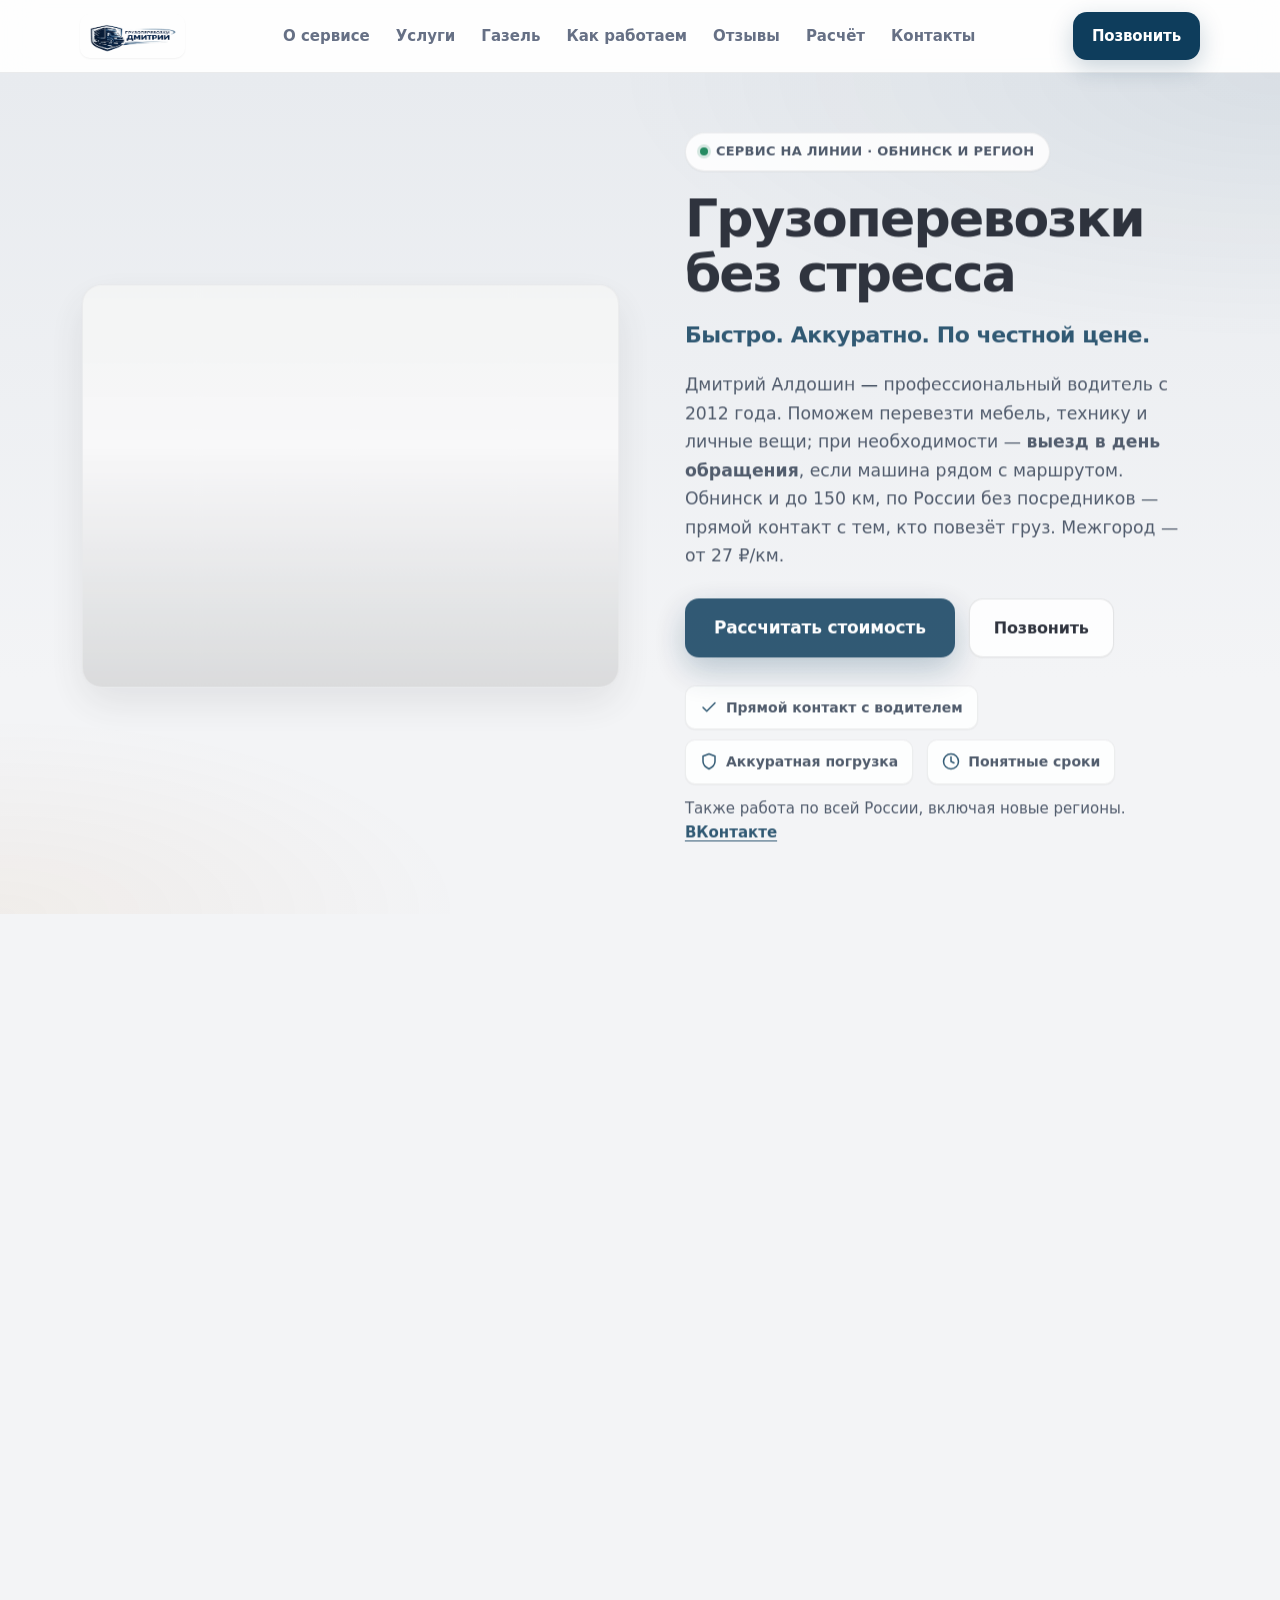
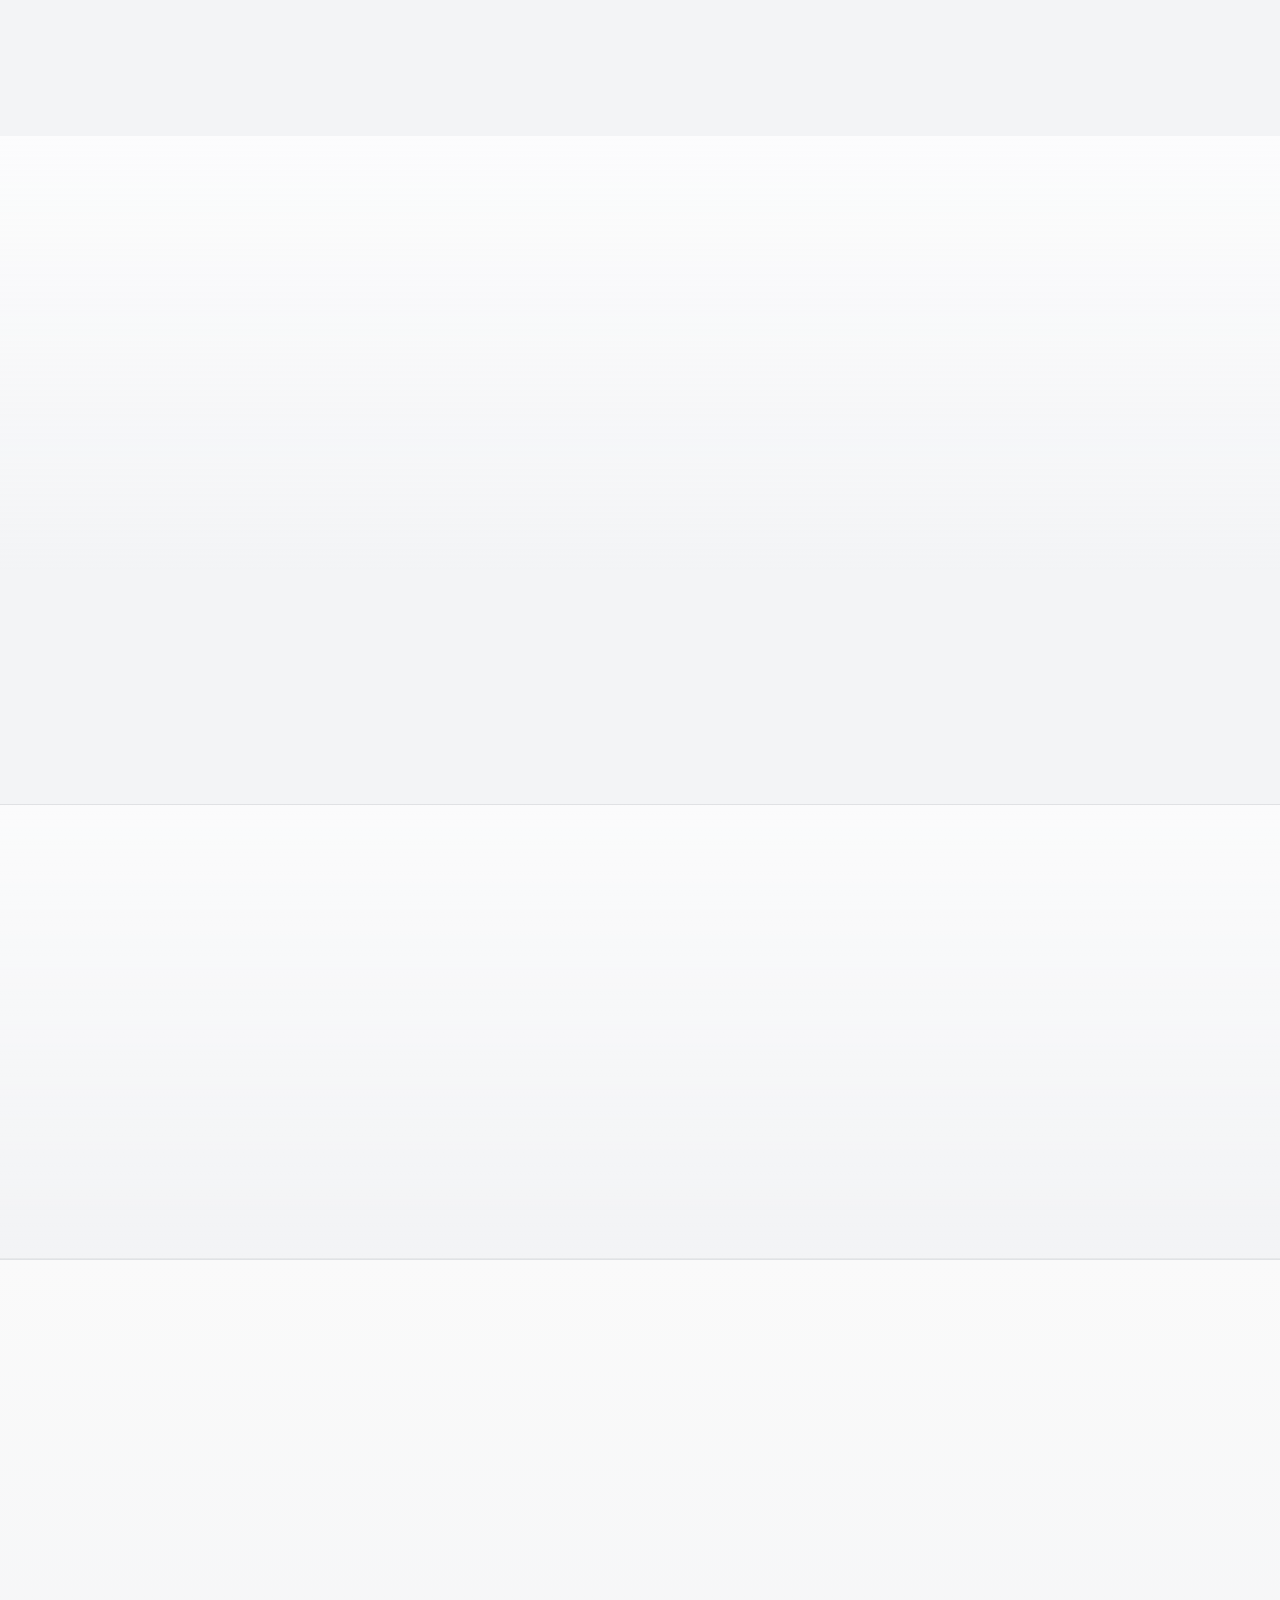
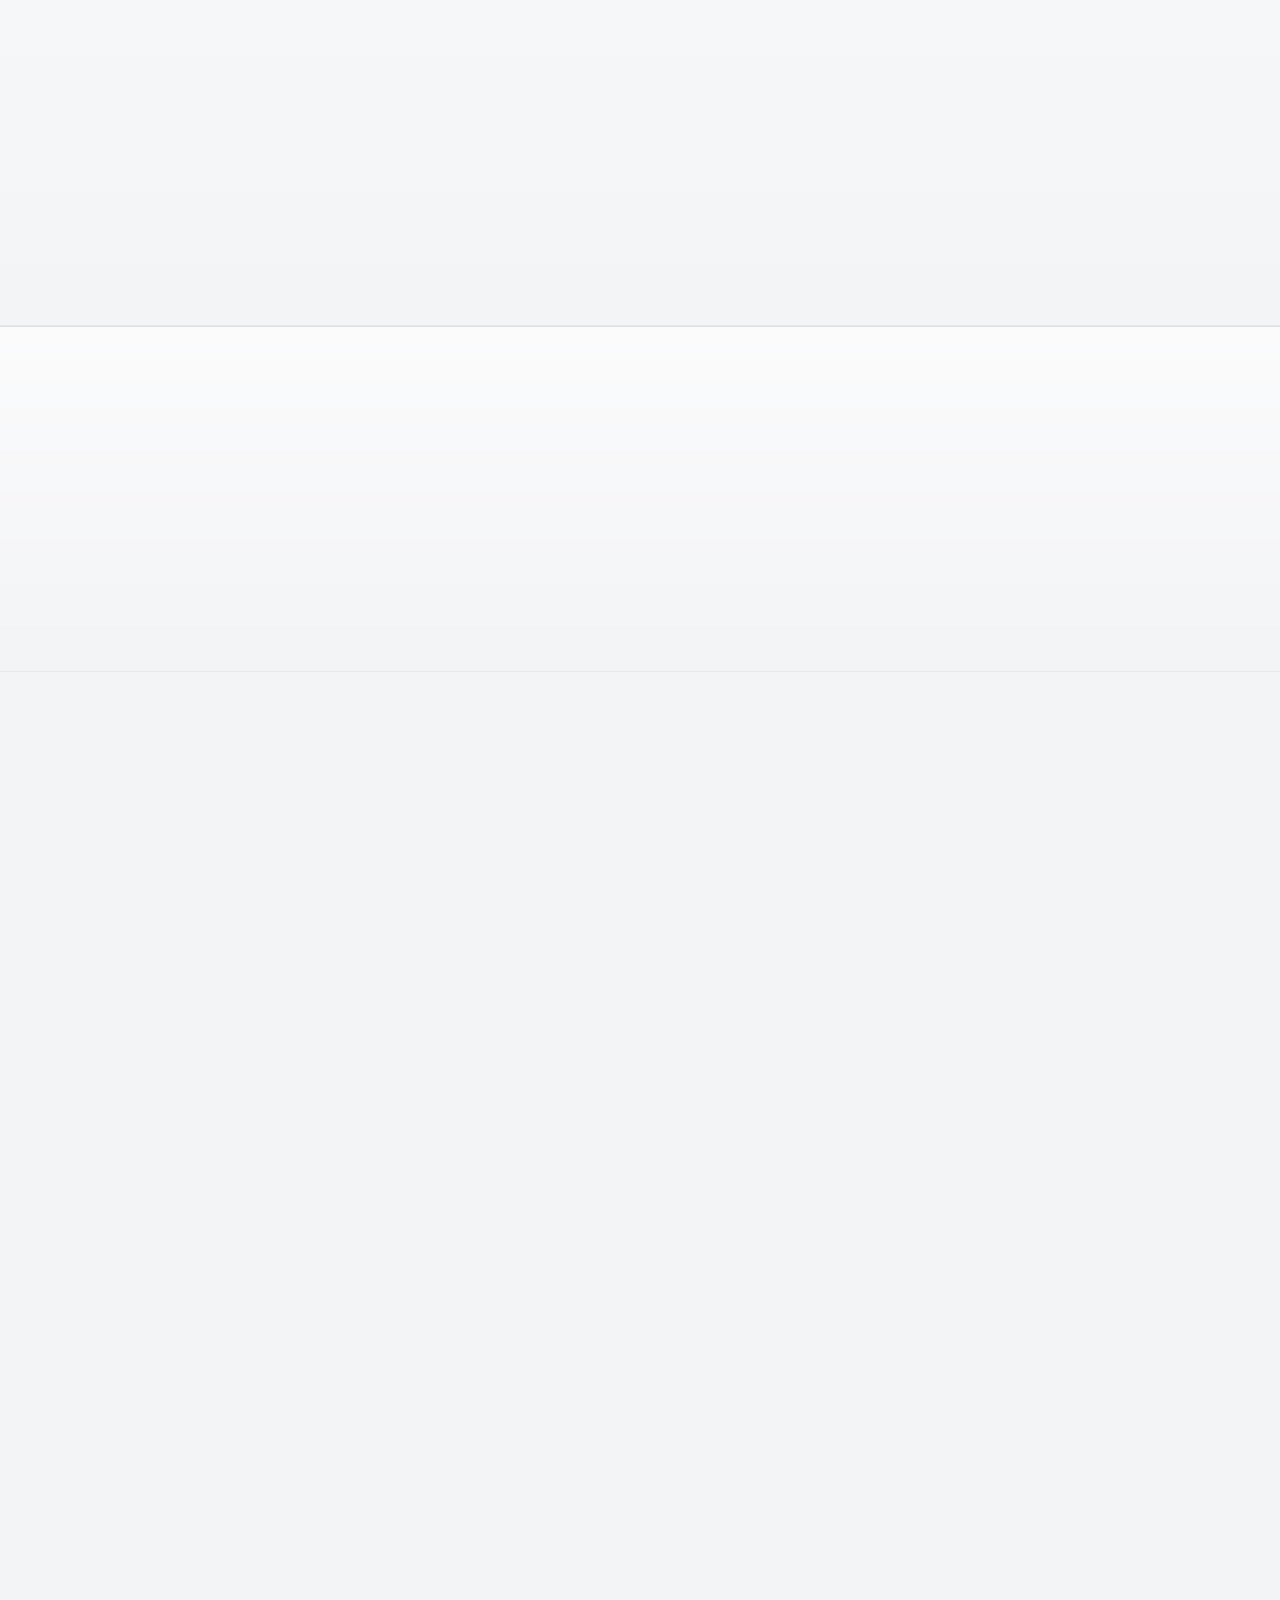
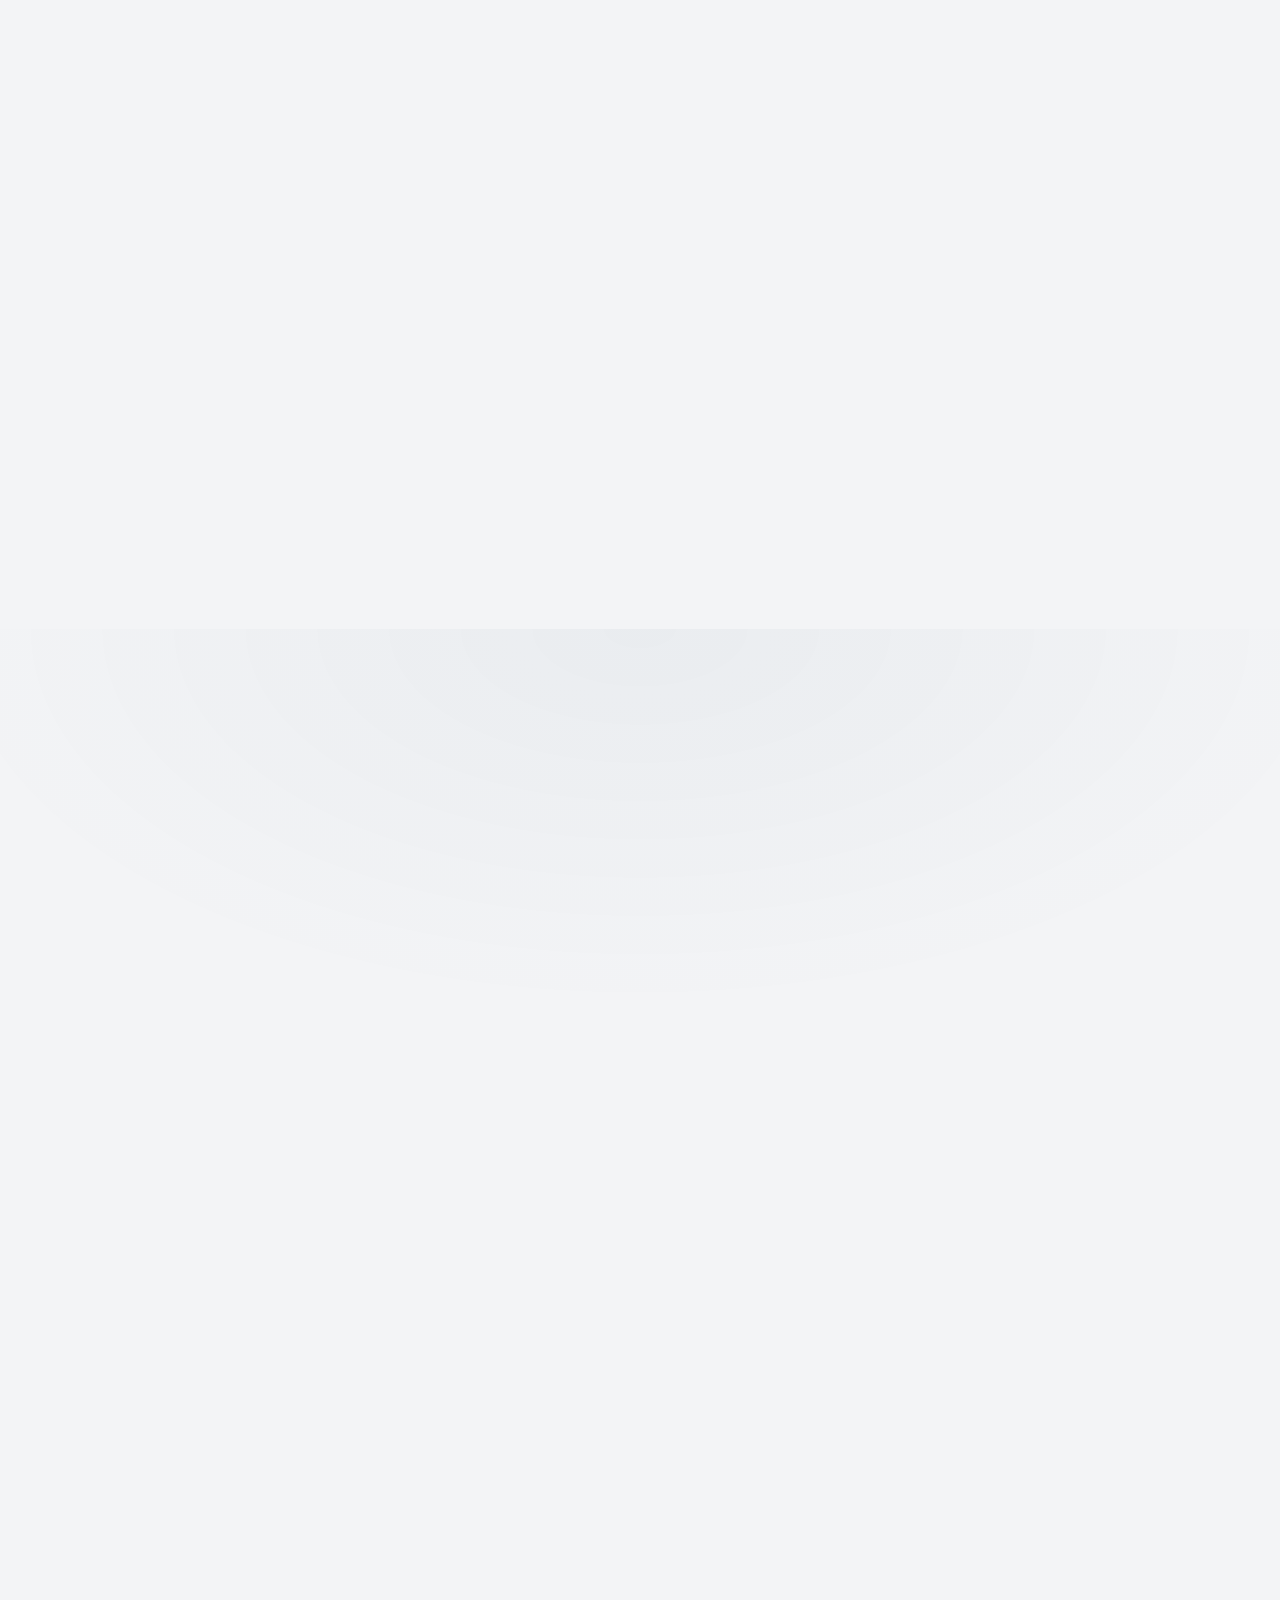
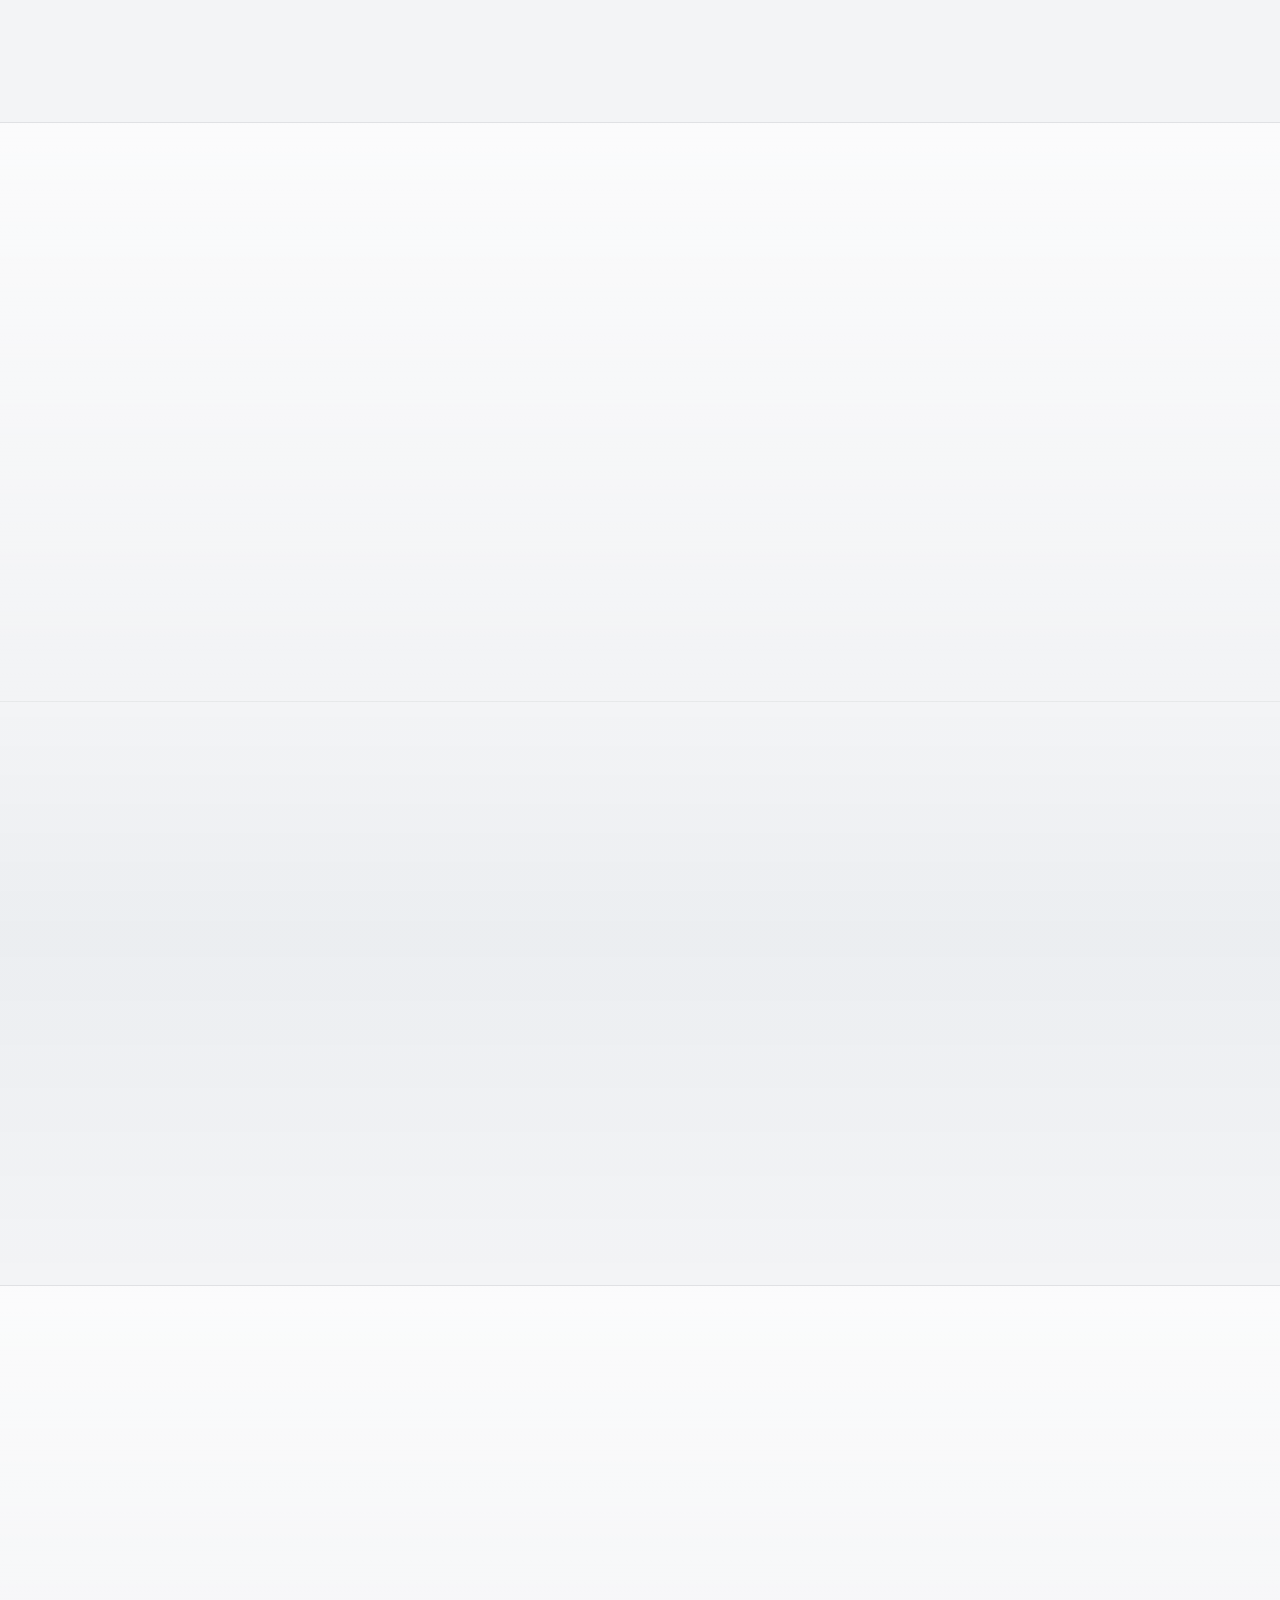
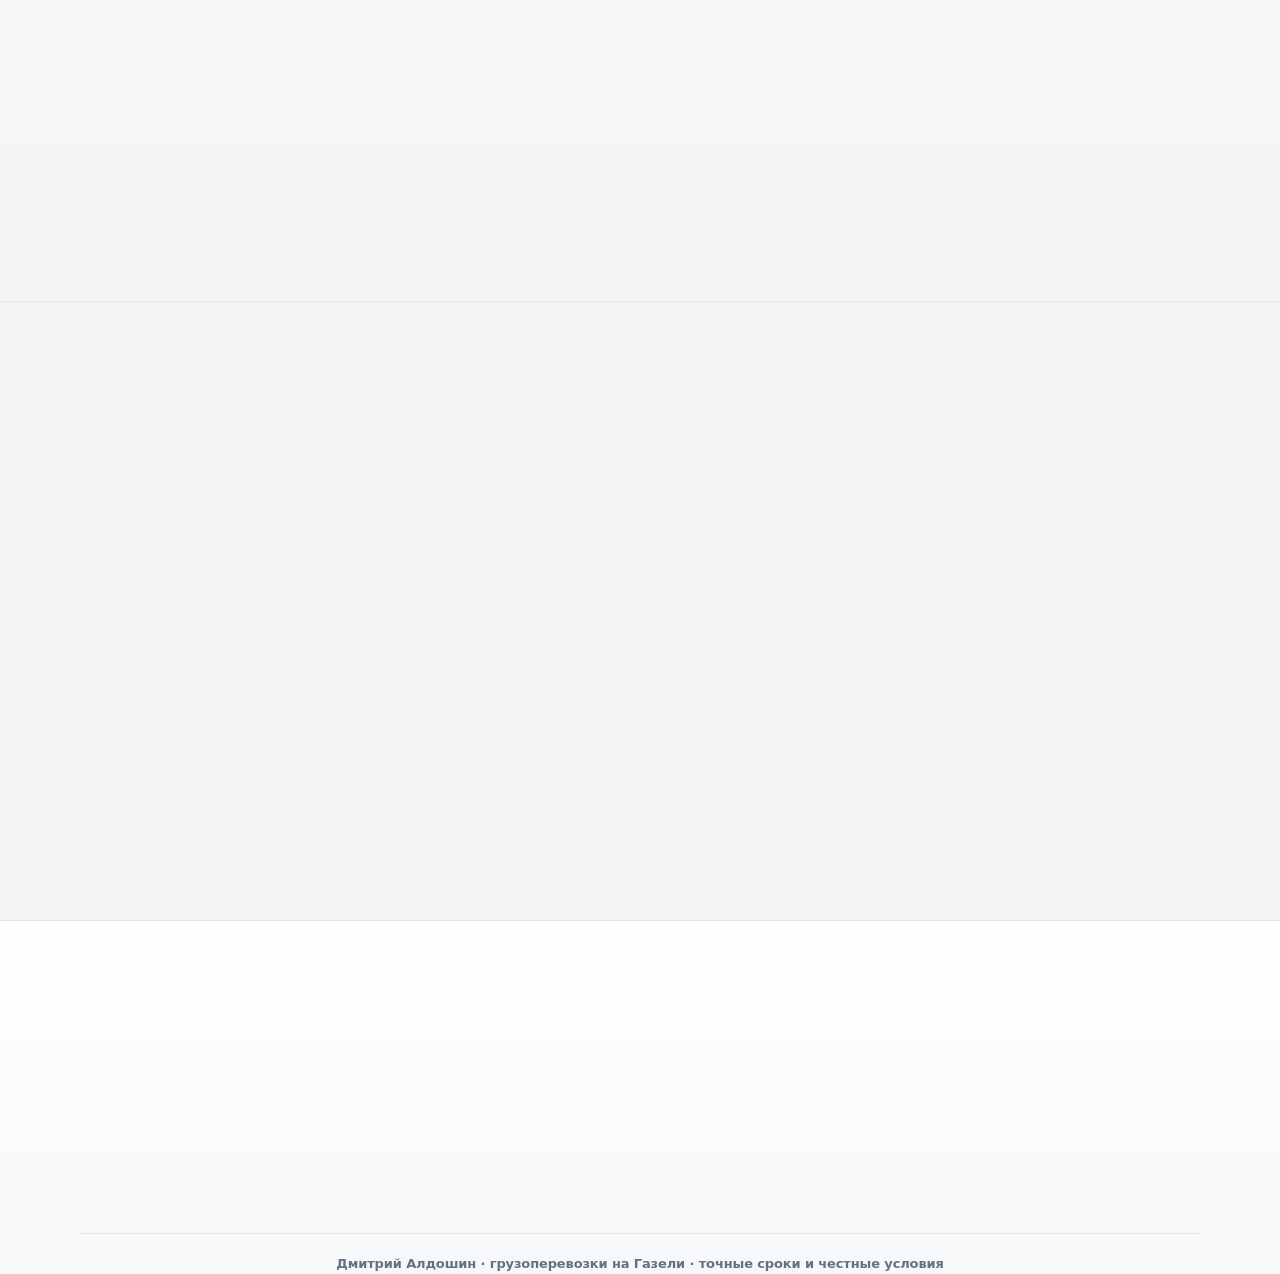
<file: index.html>
<!DOCTYPE html>
<html lang="ru">
<head>
  <meta charset="UTF-8">
  <meta name="viewport" content="width=device-width, initial-scale=1.0">
  <meta name="description" content="Грузоперевозки из Обнинска без посредников. Газель до 2,5 т, Дмитрий Алдошин, стаж с 2012. Обнинск, 150 км, по России.">
  <meta http-equiv="X-Content-Type-Options" content="nosniff">
  <meta name="referrer" content="strict-origin-when-cross-origin">
  <meta http-equiv="Permissions-Policy" content="camera=(), microphone=(), geolocation=(), payment=()">
  <meta http-equiv="Content-Security-Policy" content="default-src 'self'; base-uri 'self'; form-action 'self'; frame-ancestors 'none'; img-src 'self' data:; font-src 'self' https://fonts.gstatic.com; style-src 'self' https://fonts.googleapis.com; connect-src 'self' https://fonts.googleapis.com https://fonts.gstatic.com https://nominatim.openstreetmap.org https://router.project-osrm.org; script-src 'self'; object-src 'none'; upgrade-insecure-requests">
  <title>Грузоперевозки из Обнинска — Дмитрий Алдошин, Газель до 2,5 т</title>
  <link rel="preconnect" href="https://fonts.googleapis.com">
  <link rel="preconnect" href="https://fonts.gstatic.com" crossorigin>
  <link href="https://fonts.googleapis.com/css2?family=Cormorant+Garamond:ital,wght@0,600;0,700;1,600&family=DM+Sans:ital,opsz,wght@0,9..40,400;0,9..40,500;0,9..40,600;0,9..40,700;0,9..40,800&display=swap" rel="stylesheet">
  <link rel="stylesheet" href="styles.css">
</head>
<body id="top">
  <header>
    <div class="container nav">
      <a href="#top" class="logo logo-link logo-graphic" aria-label="Грузоперевозки Дмитрий — в начало страницы">
        <img src="логотип.png" alt="" width="280" height="84" class="logo-img" decoding="async">
      </a>
      <nav class="nav-links" aria-label="Основное меню">
        <a href="#trust">О сервисе</a>
        <a href="#services">Услуги</a>
        <a href="#about">Газель</a>
        <a href="#how-it-works">Как работаем</a>
        <a href="#reviews">Отзывы</a>
        <a href="#calculator" class="calc-scroll-link">Расчёт</a>
        <a href="#contacts">Контакты</a>
      </nav>
      <a class="btn btn-primary btn-sm nav-cta" href="tel:+79533135505">Позвонить</a>
    </div>
  </header>

  <main>
    <section class="hero">
      <div class="container hero-layout">
        <div class="hero-visual reveal-scale d-1">
          <img src="машина вид спереди.png" alt="Газель Дмитрия — рабочая машина для перевозок" width="1200" height="900" loading="eager" decoding="async">
        </div>
        <div class="hero-content reveal-up">
          <div class="hero-badge"><span class="hero-badge-dot" aria-hidden="true"></span> Сервис на линии · Обнинск и регион</div>
          <h1>Грузоперевозки без стресса</h1>
          <p class="hero-tagline">Быстро. Аккуратно. По честной цене.</p>
          <p class="hero-desc">
            Дмитрий Алдошин — профессиональный водитель с 2012 года. Поможем перевезти мебель, технику и личные вещи;
            при необходимости — <strong>выезд в день обращения</strong>, если машина рядом с маршрутом.
            Обнинск и до 150 км, по России без посредников — прямой контакт с тем, кто повезёт груз.
            Межгород — <span class="count-up" data-count="55" data-prefix="от " data-suffix=" ₽/км"></span>.
          </p>
          <div class="hero-ctas">
            <a class="btn btn-primary pulse-soft calc-scroll-link" href="#calculator">Рассчитать стоимость</a>
            <a class="btn btn-secondary" href="tel:+79533135505">Позвонить</a>
          </div>
          <ul class="hero-micro">
            <li>
              <svg width="18" height="18" viewBox="0 0 24 24" fill="none" aria-hidden="true"><path d="M20 6L9 17l-5-5" stroke="currentColor" stroke-width="2" stroke-linecap="round" stroke-linejoin="round"/></svg>
              Прямой контакт с водителем
            </li>
            <li>
              <svg width="18" height="18" viewBox="0 0 24 24" fill="none" aria-hidden="true"><path d="M12 22s8-4 8-10V5l-8-3-8 3v7c0 6 8 10 8 10z" stroke="currentColor" stroke-width="2" stroke-linecap="round" stroke-linejoin="round"/></svg>
              Аккуратная погрузка
            </li>
            <li>
              <svg width="18" height="18" viewBox="0 0 24 24" fill="none" aria-hidden="true"><circle cx="12" cy="12" r="10" stroke="currentColor" stroke-width="2"/><path d="M12 6v6l4 2" stroke="currentColor" stroke-width="2" stroke-linecap="round"/></svg>
              Понятные сроки
            </li>
          </ul>
          <p class="hero-desc hero-desc--note">
            Также работа по всей России, включая новые регионы. <a class="link-inline" href="https://vk.ru/aldoshin2013" target="_blank" rel="noopener noreferrer">ВКонтакте</a>
          </p>
        </div>
      </div>
    </section>

    <section id="trust" class="trust-section">
      <div class="container">
        <div class="section-head reveal-up">
          <h2 class="section-title">Надёжно, как у проверенного подрядчика</h2>
          <p class="section-lead">Без диспетчеров и лишних звеньев — вы сразу говорите с человеком, который отвечает за результат.</p>
        </div>
        <div class="trust-grid">
          <article class="trust-item glass reveal-scale d-1">
            <div class="trust-icon" aria-hidden="true">
              <svg viewBox="0 0 24 24" fill="none" stroke="currentColor" stroke-width="2" stroke-linecap="round"><path d="M12 22s8-4 8-10V5l-8-3-8 3v7c0 6 8 10 8 10z"/><path d="M9 12l2 2 4-4"/></svg>
            </div>
            <h3>Один исполнитель</h3>
            <p>Тот же водитель на связи, на погрузке и на выгрузке — никто не передаёт «на сторону».</p>
          </article>
          <article class="trust-item glass reveal-scale d-2">
            <div class="trust-icon" aria-hidden="true">
              <svg viewBox="0 0 24 24" fill="none" stroke="currentColor" stroke-width="2" stroke-linecap="round"><path d="M12 2v20M17 5H9.5a3.5 3.5 0 000 7h5a3.5 3.5 0 010 7H6"/></svg>
            </div>
            <h3>Понятная цена</h3>
            <p>Уточняем маршрут и объём — называем условия до выезда, без скрытых доплат.</p>
          </article>
          <article class="trust-item glass reveal-scale d-3">
            <div class="trust-icon" aria-hidden="true">
              <svg viewBox="0 0 24 24" fill="none" stroke="currentColor" stroke-width="2" stroke-linecap="round"><rect x="1" y="3" width="15" height="13" rx="2"/><path d="M16 8h4l3 7v5h-6v-5z"/><circle cx="5.5" cy="18.5" r="2.5"/><circle cx="18.5" cy="18.5" r="2.5"/></svg>
            </div>
            <h3>Опыт с 2012 года</h3>
            <p>Межгород, переезды, паллеты — спокойное вождение и бережное отношение к вещам.</p>
          </article>
          <article class="trust-item glass reveal-scale d-4">
            <div class="trust-icon" aria-hidden="true">
              <svg viewBox="0 0 24 24" fill="none" stroke="currentColor" stroke-width="2" stroke-linecap="round"><path d="M22 11.08V12a10 10 0 11-5.93-9.14"/><path d="M22 4L12 14.01l-3-3"/></svg>
            </div>
            <h3>Быстрый ответ</h3>
            <p>Обычно отвечаем в течение короткого времени — можно звонить или написать.</p>
          </article>
        </div>
        <div class="stats-strip reveal-up">
          <div class="stat-item">
            <strong><span class="count-up" data-count="100" data-prefix="" data-suffix="+"></span></strong>
            <span>выполненных перевозок</span>
          </div>
          <div class="stat-item">
            <strong>≈15 мин</strong>
            <span>среднее время ответа</span>
          </div>
          <div class="stat-item">
            <strong>Ежедневно</strong>
            <span>работа без выходных</span>
          </div>
          <div class="stat-item">
            <strong>В день заявки</strong>
            <span>выезд при наличии машины</span>
          </div>
        </div>
      </div>
    </section>

    <section id="driver" class="section-tight-top section-surface-alt">
      <div class="container">
        <div class="driver-split">
          <div class="driver-photo reveal-left">
            <img src="Алдошин главная.png" alt="Дмитрий Алдошин у открытого кузова Газели — аккуратная погрузка" width="900" height="900" loading="lazy" decoding="async">
          </div>
          <div class="driver-copy reveal-right d-1">
            <h2>Ваш груз ведёт лично Дмитрий</h2>
            <p class="driver-trust">Вы общаетесь напрямую с водителем, который будет выполнять перевозку.</p>
            <p>
              <span class="driver-line driver-line-lead">Дмитрий Алдошин — профессиональный водитель с 2012 года.</span>
              <span class="driver-line">Работает без посредников и сам отвечает за маршрут, сроки и результат.</span>
              <span class="driver-line">Аккуратная работа с грузом, спокойный стиль и понятные условия.</span>
            </p>
          </div>
        </div>
      </div>
    </section>

    <section id="cases" class="section-band">
      <div class="container">
        <h2 class="section-title reveal-up">Когда чаще всего обращаются</h2>
        <p class="section-bridge reveal-up d-1">Если вы узнали свою ситуацию — можно сразу написать и обсудить.</p>
        <div class="grid-4">
          <div class="card glass cases-card reveal-scale d-1">
            <h3>
              <span class="case-ico" aria-hidden="true"><svg viewBox="0 0 24 24" fill="none" stroke="currentColor" stroke-width="2"><path d="M13 2L3 14h9l-1 8 10-12h-9l1-8z" stroke-linecap="round" stroke-linejoin="round"/></svg></span>
              Срочный выезд
            </h3>
            <p>Когда важно не откладывать и нужен быстрый старт</p>
          </div>
          <div class="card glass cases-card reveal-scale d-2">
            <h3>
              <span class="case-ico" aria-hidden="true"><svg viewBox="0 0 24 24" fill="none" stroke="currentColor" stroke-width="2"><path d="M3 9l9-7 9 7v11a2 2 0 01-2 2H5a2 2 0 01-2-2z"/><path d="M9 22V12h6v10"/></svg></span>
              Переезд и вещи
            </h3>
            <p>Аккуратная погрузка и спокойная доставка</p>
          </div>
          <div class="card glass cases-card reveal-scale d-3">
            <h3>
              <span class="case-ico" aria-hidden="true"><svg viewBox="0 0 24 24" fill="none" stroke="currentColor" stroke-width="2"><path d="M21 16V8a2 2 0 00-1-1.73l-7-4a2 2 0 00-2 0l-7 4A2 2 0 003 8v8a2 2 0 001 1.73l7 4a2 2 0 002 0l7-4A2 2 0 0021 16z"/><path d="M3.27 6.96L12 12.01l8.73-5.05M12 22.08V12"/></svg></span>
              Паллеты и товар
            </h3>
            <p>Для складов, магазинов и поставок</p>
          </div>
          <div class="card glass cases-card reveal-scale d-4">
            <h3>
              <span class="case-ico" aria-hidden="true"><svg viewBox="0 0 24 24" fill="none" stroke="currentColor" stroke-width="2"><circle cx="12" cy="12" r="10"/><path d="M2 12h20M12 2a15.3 15.3 0 014 10 15.3 15.3 0 01-4 10 15.3 15.3 0 01-4-10 15.3 15.3 0 014-10z"/></svg></span>
              Межгород напрямую
            </h3>
            <p>Без диспетчеров и посредников</p>
          </div>
        </div>
      </div>
    </section>

    <section id="truck-work" class="section-showcase">
      <div class="container">
        <h2 class="section-title reveal-up">Газель в реальной работе</h2>
        <p class="section-lead reveal-up d-1">Задняя, боковая и верхняя погрузка. До 13 европалет и 2500 кг.</p>
        <div class="truck-work-photos">
          <figure class="truck-work-shot reveal-scale d-2">
            <button type="button" class="truck-work-trigger" data-truck-lightbox data-caption="Спереди: удобный заезд под погрузку и рабочая высота кузова" aria-label="Открыть фото крупно: вид спереди Газели">
              <span class="truck-work-frame">
                <img src="машина вид спереди.png" alt="Газель Дмитрия в работе — вид спереди" width="1200" height="900" loading="lazy" decoding="async">
              </span>
            </button>
            <figcaption class="truck-work-caption">Спереди: удобный заезд под погрузку и рабочая высота кузова</figcaption>
          </figure>
          <figure class="truck-work-shot reveal-scale d-3">
            <button type="button" class="truck-work-trigger" data-truck-lightbox data-caption="Сзади: задняя и боковая погрузка через ворота, аккуратное крепление груза" aria-label="Открыть фото крупно: вид сзади Газели">
              <span class="truck-work-frame">
                <img src="машина вид сзади.png" alt="Газель Дмитрия в работе — вид сзади" width="1200" height="900" loading="lazy" decoding="async">
              </span>
            </button>
            <figcaption class="truck-work-caption">Сзади: задняя и боковая погрузка через ворота, аккуратное крепление груза</figcaption>
          </figure>
        </div>
      </div>
    </section>

    <section id="about" class="section-band">
      <div class="container">
        <h2 class="section-title reveal-up">Характеристики машины</h2>
        <div class="dimensions">
          <div class="dim reveal-scale d-1">
            <strong>2500 кг</strong>
            <span>груз</span>
          </div>
          <div class="dim reveal-scale d-2">
            <strong>6,5 м</strong>
            <span>длина</span>
          </div>
          <div class="dim reveal-scale d-3">
            <strong>2,2 м</strong>
            <span>ширина</span>
          </div>
          <div class="dim reveal-scale d-4">
            <strong>2,3 м</strong>
            <span>высота</span>
          </div>
          <div class="dim reveal-scale d-5">
            <strong>13 палет</strong>
            <span>евро</span>
          </div>
        </div>
      </div>
    </section>

    <section id="services">
      <div class="container">
        <div class="section-head reveal-up">
          <h2 class="section-title">Услуги под вашу задачу</h2>
          <p class="section-lead">Одинаковый аккуратный формат: оценка, согласование, перевозка — без лишнего шума.</p>
        </div>
        <div class="grid-3">
          <article class="card glass service-card reveal-scale d-1">
            <div class="service-icon" aria-hidden="true">
              <svg viewBox="0 0 24 24" fill="none" stroke="currentColor" stroke-width="2"><path d="M3 9l9-7 9 7v11a2 2 0 01-2 2H5a2 2 0 01-2-2z"/><path d="M9 22V12h6v10"/></svg>
            </div>
            <h3>Переезды и личные вещи</h3>
            <p>Квартирные и офисные переезды. Спокойная погрузка и доставка без лишней суеты.</p>
            <a class="btn btn-primary btn-sm calc-scroll-link" href="#calculator">Рассчитать стоимость</a>
          </article>
          <article class="card glass service-card reveal-scale d-2">
            <div class="service-icon" aria-hidden="true">
              <svg viewBox="0 0 24 24" fill="none" stroke="currentColor" stroke-width="2"><path d="M21 16V8a2 2 0 00-1-1.73l-7-4a2 2 0 00-2 0l-7 4A2 2 0 003 8v8a2 2 0 001 1.73l7 4a2 2 0 002 0l7-4A2 2 0 0021 16z"/></svg>
            </div>
            <h3>Товар, паллеты, поставки</h3>
            <p>Магазины, склады, небольшие партии. Один исполнитель — без цепочки посредников.</p>
            <a class="btn btn-primary btn-sm calc-scroll-link" href="#calculator">Рассчитать стоимость</a>
          </article>
          <article class="card glass service-card reveal-scale d-3">
            <div class="service-icon" aria-hidden="true">
              <svg viewBox="0 0 24 24" fill="none" stroke="currentColor" stroke-width="2" stroke-linecap="round"><path d="M3 6h18"/><path d="M5 6a2 2 0 012-2h10a2 2 0 012 2v12a2 2 0 01-2 2H7a2 2 0 01-2-2V6z"/><path d="M7 15h.01M12 15h5"/><path d="M9 19l2-3h4l2 3"/></svg>
            </div>
            <h3>Дальние маршруты</h3>
            <p>Межгород и нестандартные направления, в том числе новые регионы. Дисциплина и уверенное вождение.</p>
            <a class="btn btn-primary btn-sm calc-scroll-link" href="#calculator">Рассчитать стоимость</a>
          </article>
        </div>
      </div>
    </section>

    <section id="advantages" class="advantages-section">
      <div class="container">
        <div class="section-head reveal-up">
          <h2 class="section-title">Почему обращаются к Дмитрию</h2>
          <p class="section-lead">Опора на прямой контакт и предсказуемость — без лишних звеньев между вами и перевозкой.</p>
        </div>
        <div class="adv-grid">
          <article class="card glass adv-item reveal-up d-1">
            <span class="adv-index" aria-hidden="true">01</span>
            <div>
              <h3>Прямой контакт без посредников</h3>
              <p class="adv-desc">Обсуждаете маршрут и детали с тем, кто поедет с грузом — без перекидания ответственности.</p>
            </div>
          </article>
          <article class="card glass adv-item reveal-up d-2">
            <span class="adv-index" aria-hidden="true">02</span>
            <div>
              <h3>Понятные условия без сюрпризов</h3>
              <p class="adv-desc">Согласуем ориентир по цене и формат работы до выезда — без скрытых доплат в процессе.</p>
            </div>
          </article>
          <article class="card glass adv-item reveal-up d-3">
            <span class="adv-index" aria-hidden="true">03</span>
            <div>
              <h3>Аккуратная работа с грузом</h3>
              <p class="adv-desc">Спокойная погрузка и дорога: вещи доезжают в том виде, в каком сдали в кузов.</p>
            </div>
          </article>
          <article class="card glass adv-item reveal-up d-4">
            <span class="adv-index" aria-hidden="true">04</span>
            <div>
              <h3>Опыт междугородних перевозок</h3>
              <p class="adv-desc">Привычный формат дальних рейсов и межгорода — дисциплина и уверенное вождение по трассе.</p>
            </div>
          </article>
          <article class="card glass adv-item adv-item--wide reveal-up d-5">
            <span class="adv-index" aria-hidden="true">05</span>
            <div>
              <h3>Быстрая реакция на запрос</h3>
              <p class="adv-desc">Обычно отвечаем в короткое время: можно позвонить или написать, когда удобно вам.</p>
            </div>
          </article>
        </div>
        <p class="adv-closer reveal-up">Без неожиданных доплат и без ситуаций, когда водитель «пропадает».</p>
      </div>
    </section>

    <section id="reviews" class="section-reviews-band">
      <div class="container">
        <h2 class="section-title reveal-up">Что говорят клиенты</h2>
        <p class="reviews-kicker reveal-up d-1">Отзывы от людей, которые уже работали с Дмитрием</p>
        <div class="reviews-split">
          <div class="reviews-list-col">
            <div class="reviews-list">
              <div class="card glass card-review reveal-scale d-1">
                <div class="review-card-byline">
                  <span class="review-city">Обнинск</span>
                  <div class="review-card-stars" role="img" aria-label="Оценка: 5 из 5">
                    <svg viewBox="0 0 24 24" aria-hidden="true" focusable="false"><path fill="currentColor" d="M12 2l3.09 6.26L22 9.27l-5 4.87 1.18 6.88L12 17.77l-6.18 3.25L7 14.14 2 9.27l6.91-1.01L12 2z"/></svg>
                    <svg viewBox="0 0 24 24" aria-hidden="true" focusable="false"><path fill="currentColor" d="M12 2l3.09 6.26L22 9.27l-5 4.87 1.18 6.88L12 17.77l-6.18 3.25L7 14.14 2 9.27l6.91-1.01L12 2z"/></svg>
                    <svg viewBox="0 0 24 24" aria-hidden="true" focusable="false"><path fill="currentColor" d="M12 2l3.09 6.26L22 9.27l-5 4.87 1.18 6.88L12 17.77l-6.18 3.25L7 14.14 2 9.27l6.91-1.01L12 2z"/></svg>
                    <svg viewBox="0 0 24 24" aria-hidden="true" focusable="false"><path fill="currentColor" d="M12 2l3.09 6.26L22 9.27l-5 4.87 1.18 6.88L12 17.77l-6.18 3.25L7 14.14 2 9.27l6.91-1.01L12 2z"/></svg>
                    <svg viewBox="0 0 24 24" aria-hidden="true" focusable="false"><path fill="currentColor" d="M12 2l3.09 6.26L22 9.27l-5 4.87 1.18 6.88L12 17.77l-6.18 3.25L7 14.14 2 9.27l6.91-1.01L12 2z"/></svg>
                  </div>
                </div>
                <p class="review-case-line">срочно, мебель межгород</p>
                <p class="quote">«Нужно было срочно перевезти мебель из Обнинска в Калугу: два дивана и шкаф. Дмитрий ответил за 15 минут, приехал к 10:00, помог снести из подъезда и через 3 часа уже разгружались на месте — без задержек и ссор с грузчиками.»</p>
                <div class="review-author">Обнинск → Калуга, мебель</div>
              </div>
              <div class="card glass card-review reveal-scale d-2">
                <div class="review-card-byline">
                  <span class="review-city">Калуга</span>
                  <div class="review-card-stars" role="img" aria-label="Оценка: 5 из 5">
                    <svg viewBox="0 0 24 24" aria-hidden="true" focusable="false"><path fill="currentColor" d="M12 2l3.09 6.26L22 9.27l-5 4.87 1.18 6.88L12 17.77l-6.18 3.25L7 14.14 2 9.27l6.91-1.01L12 2z"/></svg>
                    <svg viewBox="0 0 24 24" aria-hidden="true" focusable="false"><path fill="currentColor" d="M12 2l3.09 6.26L22 9.27l-5 4.87 1.18 6.88L12 17.77l-6.18 3.25L7 14.14 2 9.27l6.91-1.01L12 2z"/></svg>
                    <svg viewBox="0 0 24 24" aria-hidden="true" focusable="false"><path fill="currentColor" d="M12 2l3.09 6.26L22 9.27l-5 4.87 1.18 6.88L12 17.77l-6.18 3.25L7 14.14 2 9.27l6.91-1.01L12 2z"/></svg>
                    <svg viewBox="0 0 24 24" aria-hidden="true" focusable="false"><path fill="currentColor" d="M12 2l3.09 6.26L22 9.27l-5 4.87 1.18 6.88L12 17.77l-6.18 3.25L7 14.14 2 9.27l6.91-1.01L12 2z"/></svg>
                    <svg viewBox="0 0 24 24" aria-hidden="true" focusable="false"><path fill="currentColor" d="M12 2l3.09 6.26L22 9.27l-5 4.87 1.18 6.88L12 17.77l-6.18 3.25L7 14.14 2 9.27l6.91-1.01L12 2z"/></svg>
                  </div>
                </div>
                <p class="review-case-line">паллеты, открытие магазина</p>
                <p class="quote">«Из Калуги везли 6 паллет на точку к открытию магазина. Важны были окно по времени и акт приёмки. Дмитрий был на связи в дороге, приехал в Обнинск в согласованный слот, паллеты приняли с первого раза.»</p>
                <div class="review-author">Калуга → Обнинск, 6 паллет</div>
              </div>
              <div class="card glass card-review reveal-scale d-3">
                <div class="review-card-byline">
                  <span class="review-city">Москва</span>
                  <div class="review-card-stars" role="img" aria-label="Оценка: 5 из 5">
                    <svg viewBox="0 0 24 24" aria-hidden="true" focusable="false"><path fill="currentColor" d="M12 2l3.09 6.26L22 9.27l-5 4.87 1.18 6.88L12 17.77l-6.18 3.25L7 14.14 2 9.27l6.91-1.01L12 2z"/></svg>
                    <svg viewBox="0 0 24 24" aria-hidden="true" focusable="false"><path fill="currentColor" d="M12 2l3.09 6.26L22 9.27l-5 4.87 1.18 6.88L12 17.77l-6.18 3.25L7 14.14 2 9.27l6.91-1.01L12 2z"/></svg>
                    <svg viewBox="0 0 24 24" aria-hidden="true" focusable="false"><path fill="currentColor" d="M12 2l3.09 6.26L22 9.27l-5 4.87 1.18 6.88L12 17.77l-6.18 3.25L7 14.14 2 9.27l6.91-1.01L12 2z"/></svg>
                    <svg viewBox="0 0 24 24" aria-hidden="true" focusable="false"><path fill="currentColor" d="M12 2l3.09 6.26L22 9.27l-5 4.87 1.18 6.88L12 17.77l-6.18 3.25L7 14.14 2 9.27l6.91-1.01L12 2z"/></svg>
                    <svg viewBox="0 0 24 24" aria-hidden="true" focusable="false"><path fill="currentColor" d="M12 2l3.09 6.26L22 9.27l-5 4.87 1.18 6.88L12 17.77l-6.18 3.25L7 14.14 2 9.27l6.91-1.01L12 2z"/></svg>
                  </div>
                </div>
                <p class="review-case-line">межгород, сборный груз</p>
                <p class="quote">«Заказывали межгород из Москвы: техника и коробки, нужен был прямой контакт без диспетчеров. Один звонок — Дмитрий сам подтвердил маршрут и цену, на выгрузке в Туле подождали документы 20 минут — без нервов.»</p>
                <div class="review-author">Москва → Тула, сборный груз</div>
              </div>
            </div>
          </div>
          <aside class="reviews-form-col" aria-label="Форма отзыва">
            <div id="leave-review" class="review-form-wrap reveal-up d-4">
              <div class="review-form-card glass">
                <header class="review-form-head">
                  <p class="review-form-kicker">Оставить отзыв</p>
                  <h3 class="review-form-title">Поделитесь опытом</h3>
                  <p class="review-form-lead">Отправьте отзыв в личные сообщения в MAX — поля ниже соберут текст; после нажатия откроется чат с Дмитрием, а текст скопируется в буфер: вставьте его в поле сообщения (Ctrl+V) и отправьте. Нам важно, как прошла перевозка и общение.</p>
                </header>
                <div id="review-form" class="review-form">
                  <div class="review-form-row">
                    <div class="review-form-field">
                      <label for="review-name">Ваше имя</label>
                      <input id="review-name" name="name" type="text" autocomplete="name" placeholder="Как к вам обращаться">
                    </div>
                    <div class="review-form-field">
                      <label for="review-city">Город <span class="review-form-opt">(необязательно)</span></label>
                      <input id="review-city" name="city" type="text" autocomplete="address-level2" placeholder="Например, Обнинск">
                    </div>
                  </div>

                  <div class="review-form-rating review-form-field">
                    <p class="review-form-label--upper" id="review-rating-label">Оценка</p>
                    <div class="review-form-stars" role="radiogroup" aria-labelledby="review-rating-label">
                      <button type="button" class="review-form-star" data-value="1" aria-label="1 из 5" aria-pressed="false">
                        <svg viewBox="0 0 24 24" aria-hidden="true" focusable="false"><path d="M12 2l3.09 6.26L22 9.27l-5 4.87 1.18 6.88L12 17.77l-6.18 3.25L7 14.14 2 9.27l6.91-1.01L12 2z"/></svg>
                      </button>
                      <button type="button" class="review-form-star" data-value="2" aria-label="2 из 5" aria-pressed="false">
                        <svg viewBox="0 0 24 24" aria-hidden="true" focusable="false"><path d="M12 2l3.09 6.26L22 9.27l-5 4.87 1.18 6.88L12 17.77l-6.18 3.25L7 14.14 2 9.27l6.91-1.01L12 2z"/></svg>
                      </button>
                      <button type="button" class="review-form-star" data-value="3" aria-label="3 из 5" aria-pressed="false">
                        <svg viewBox="0 0 24 24" aria-hidden="true" focusable="false"><path d="M12 2l3.09 6.26L22 9.27l-5 4.87 1.18 6.88L12 17.77l-6.18 3.25L7 14.14 2 9.27l6.91-1.01L12 2z"/></svg>
                      </button>
                      <button type="button" class="review-form-star" data-value="4" aria-label="4 из 5" aria-pressed="false">
                        <svg viewBox="0 0 24 24" aria-hidden="true" focusable="false"><path d="M12 2l3.09 6.26L22 9.27l-5 4.87 1.18 6.88L12 17.77l-6.18 3.25L7 14.14 2 9.27l6.91-1.01L12 2z"/></svg>
                      </button>
                      <button type="button" class="review-form-star" data-value="5" aria-label="5 из 5" aria-pressed="false">
                        <svg viewBox="0 0 24 24" aria-hidden="true" focusable="false"><path d="M12 2l3.09 6.26L22 9.27l-5 4.87 1.18 6.88L12 17.77l-6.18 3.25L7 14.14 2 9.27l6.91-1.01L12 2z"/></svg>
                      </button>
                    </div>
                    <input type="hidden" id="review-rating" value="">
                  </div>

                  <div class="review-form-field review-form-field--message">
                    <label for="review-text">Текст отзыва <span class="review-form-hint">(желательно заполнить — попадёт в сообщение)</span></label>
                    <textarea id="review-text" name="message" rows="4" placeholder="Маршрут и груз, как прошла перевозка"></textarea>
                  </div>

                  <div class="review-form-consent">
                    <input type="checkbox" id="review-consent" name="consent" value="yes">
                    <label for="review-consent" class="review-form-consent-label">Ознакомился с <a class="link-inline" href="privacy.html">согласием на обработку персональных данных</a> и подтверждаю его перед отправкой отзыва в MAX.</label>
                  </div>

                  <div class="review-form-actions">
                    <button type="button" id="review-max-btn" class="btn btn-primary review-form-submit">
                      <svg class="review-form-max-ico" width="22" height="22" viewBox="0 0 24 24" aria-hidden="true" focusable="false"><path fill="currentColor" d="M20 2H4c-1.1 0-2 .9-2 2v18l4-4h14c1.1 0 2-.9 2-2V4c0-1.1-.9-2-2-2zm0 14H5.17L4 17.17V4h16v12z"/><path fill="currentColor" d="M7 9h10v2H7zm0-3h10v2H7zm0 6h7v2H7z"/></svg>
                      Отправить отзыв в MAX
                    </button>
                    <p class="review-form-status" id="review-form-status" role="status" aria-live="polite"></p>
                  </div>
                </div>
              </div>
            </div>
          </aside>
        </div>
      </div>
    </section>

    <section id="how-it-works" class="how-section section-band">
      <div class="container">
        <div class="section-head reveal-up">
          <h2 class="section-title">Как мы работаем</h2>
          <p class="section-lead">Простая схема — вы тратите минуты на заявку, дальше мы берём процесс на себя.</p>
        </div>
        <div class="steps-grid">
          <article class="step-card glass reveal-scale d-1">
            <div class="step-num">1</div>
            <h3>Оставляете заявку</h3>
            <p>Звонок или сообщение: маршрут, объём, желаемое время.</p>
          </article>
          <article class="step-card glass reveal-scale d-2">
            <div class="step-num">2</div>
            <h3>Уточняем детали и стоимость</h3>
            <p>Дмитрий отвечает лично: сроки, возможность выезда, ориентир по цене.</p>
          </article>
          <article class="step-card glass reveal-scale d-3">
            <div class="step-num">3</div>
            <h3>Приезжаем в удобное время</h3>
            <p>Согласуем окно погрузки и маршрут без суеты.</p>
          </article>
          <article class="step-card glass reveal-scale d-4">
            <div class="step-num">4</div>
            <h3>Аккуратно перевозим вещи</h3>
            <p>Погрузка, дорога и выгрузка — ответственность на исполнителе.</p>
          </article>
        </div>
      </div>
    </section>

    <section id="final-cta" class="final-cta">
      <div class="container">
        <div class="final-cta-inner reveal-up">
          <p class="final-cta-kicker">Связь напрямую</p>
          <h2>Нужно перевезти вещи уже сегодня?</h2>
          <p>Напишите маршрут и что везём — быстро рассчитаем стоимость и предложим удобное время. Прямой контакт, без посредников.</p>
          <div class="final-cta-actions">
            <a class="btn btn-primary pulse-soft" href="https://max.ru/u/f9LHodD0cOK017RyHOv7-yJKGVO9RTJ48qBQtrNakn1WfJn8NyTjKH566Zk" target="_blank" rel="noopener noreferrer">Написать в Max</a>
            <a class="btn btn-secondary" href="tel:+79533135505">Позвонить</a>
          </div>
        </div>
      </div>
    </section>

    <section id="calculator" class="calculator-section section-band">
      <div class="container">
        <div class="section-head reveal-up">
          <h2 class="section-title">Рассчитайте стоимость перевозки</h2>
          <p class="section-lead">Укажите маршрут и получите предварительную стоимость перевозки.</p>
        </div>
        <div class="calc-card glass reveal-up d-1" id="calc-card">
          <form id="calc-form" class="calc-form" novalidate>
            <div class="calc-fields">
              <div class="calc-field">
                <label for="calc-from">Откуда</label>
                <div class="calc-autocomplete">
                  <input
                    id="calc-from"
                    type="text"
                    autocomplete="off"
                    placeholder="Например, Обнинск"
                    aria-describedby="calc-from-hint"
                    required
                  >
                  <p class="calc-sr-only" id="calc-from-hint">Начните вводить название — появятся подсказки населённых пунктов</p>
                  <ul id="calc-from-list" class="calc-suggestions" hidden></ul>
                </div>
              </div>
              <div class="calc-field">
                <label for="calc-to">Куда</label>
                <div class="calc-autocomplete">
                  <input
                    id="calc-to"
                    type="text"
                    autocomplete="off"
                    placeholder="Например, Калуга"
                    aria-describedby="calc-to-hint"
                    required
                  >
                  <p class="calc-sr-only" id="calc-to-hint">Начните вводить название — появятся подсказки населённых пунктов</p>
                  <ul id="calc-to-list" class="calc-suggestions" hidden></ul>
                </div>
              </div>
            </div>
            <button type="button" class="btn btn-primary calc-submit" id="calc-submit-btn">
              Рассчитать стоимость
            </button>
            <p class="calc-status" id="calc-status" role="status" aria-live="polite"></p>
          </form>

          <div id="calc-result" class="calc-result" hidden>
            <div class="calc-result-card">
              <div class="calc-result-row">
                <span class="calc-result-label">Маршрут</span>
                <strong class="calc-result-route" id="calc-result-route"></strong>
              </div>
              <div class="calc-result-row">
                <span class="calc-result-label">Расстояние</span>
                <strong class="calc-result-distance" id="calc-result-distance"></strong>
              </div>
              <div class="calc-result-price-block">
                <span class="calc-result-label">Предварительная стоимость</span>
                <strong class="calc-result-price" id="calc-result-price"></strong>
              </div>
              <p class="calc-result-note">
                Расчёт является предварительным. Точная стоимость зависит от особенностей маршрута, объёма груза, времени ожидания и условий погрузки.
              </p>
              <ul class="calc-trust-list">
                <li>Работаем ежедневно</li>
                <li>До 2500 кг груза</li>
                <li>До 32 м³ объёма кузова</li>
                <li>Перевозки по Калужской области и России</li>
              </ul>
              <a
                class="btn btn-primary calc-result-cta"
                id="calc-vk-btn"
                href="https://vk.ru/aldoshin2013"
                target="_blank"
                rel="noopener noreferrer"
              >Получить точный расчёт</a>
            </div>
          </div>
        </div>
      </div>
    </section>

    <section id="contacts">
      <div class="container contact-wrap">
        <div class="contact-box glass reveal-left">
          <h2 class="section-title">Свяжитесь с Дмитрием</h2>
          <p class="contact-intro">Ответит сам. Без диспетчеров — обсудите условия напрямую.</p>
          <p class="contact-note">
            Напишите маршрут, объём и желаемые сроки — Дмитрий уточнит детали и предложит понятный вариант без лишних этапов.
          </p>
          <div class="phone"><a href="tel:+79533135505">+7&nbsp;953&nbsp;313&#8209;55&#8209;05</a></div>
          <p class="contact-now">Можно написать прямо сейчас — ответ обычно в течение короткого времени.</p>
          <div class="contact-actions">
            <a class="btn btn-primary pulse-soft" href="tel:+79533135505">Позвонить</a>
            <a class="btn btn-secondary" href="https://max.ru/u/f9LHodD0cOK017RyHOv7-yJKGVO9RTJ48qBQtrNakn1WfJn8NyTjKH566Zk" target="_blank" rel="noopener noreferrer">Уточнить маршрут и стоимость</a>
          </div>
          <div class="contact-actions-sub">
            <a href="https://max.ru/u/f9LHodD0cOK017RyHOv7-yJKGVO9RTJ48qBQtrNakn1WfJn8NyTjKH566Zk" target="_blank" rel="noopener noreferrer">Написать в Max</a>
            <span class="dot" aria-hidden="true">·</span>
            <a href="https://vk.ru/aldoshin2013" target="_blank" rel="noopener noreferrer">ВКонтакте</a>
          </div>
        </div>

        <div class="contact-box glass reveal-right d-1">
          <h3 class="contact-side-title">Коротко по делу</h3>
          <div class="contact-list">
            <div>Газель до 2,5 тонн, объём кузова 32 м³</div>
            <div>Вместимость до 13 европалет</div>
            <div>Погрузка: задняя, верхняя, боковая</div>
            <div>Стоимость доставки — от 55 рублей за км (межгород)</div>
            <div>Обнинск и радиус до 150 км, а также вся Россия и новые территории</div>
            <div>Профессиональный стаж с 2012 года</div>
            <div>Прямой контакт без посредников</div>
            <div id="max"><a class="link-inline" href="https://max.ru/u/f9LHodD0cOK017RyHOv7-yJKGVO9RTJ48qBQtrNakn1WfJn8NyTjKH566Zk" target="_blank" rel="noopener noreferrer">Написать Дмитрию</a> в Max</div>
            <div id="vk">ВКонтакте — <a class="link-inline" href="https://vk.ru/aldoshin2013" target="_blank" rel="noopener noreferrer">страница Дмитрия</a></div>
          </div>
        </div>
      </div>
    </section>
  </main>

  <nav class="sticky-cta" aria-label="Быстрая связь">
    <a class="btn btn-primary sticky-cta-call" href="tel:+79533135505">Позвонить</a>
    <a class="btn btn-secondary sticky-cta-write" href="#contacts">Заявка</a>
  </nav>

  <footer class="footer">
    <div class="container footer-inner reveal-up">
      <div class="footer-brand">
        <a href="#top" class="logo-graphic footer-logo-link" aria-label="Грузоперевозки Дмитрий — в начало страницы">
          <img src="логотип.png" alt="" width="280" height="84" class="logo-img logo-img--footer" decoding="async">
        </a>
        <p class="footer-tagline">Обнинск и регион. Газель до 2,5 т — спокойная работа и прямой контакт с водителем.</p>
      </div>
      <div>
        <p class="footer-heading">Разделы</p>
        <nav class="footer-nav" aria-label="Подвал сайта">
          <a href="#trust">О сервисе</a>
          <a href="#services">Услуги</a>
          <a href="#truck-work">Газель в работе</a>
          <a href="#reviews">Отзывы</a>
          <a href="#calculator" class="calc-scroll-link">Расчёт</a>
          <a href="#contacts">Контакты</a>
        </nav>
      </div>
      <div>
        <p class="footer-heading">Связь</p>
        <div class="footer-contact">
          <p class="footer-phone"><a href="tel:+79533135505">+7&nbsp;953&nbsp;313&#8209;55&#8209;05</a></p>
          <div class="footer-contact-links">
            <a href="https://max.ru/u/f9LHodD0cOK017RyHOv7-yJKGVO9RTJ48qBQtrNakn1WfJn8NyTjKH566Zk" target="_blank" rel="noopener noreferrer">Написать в Max</a>
            <a href="https://vk.ru/aldoshin2013" target="_blank" rel="noopener noreferrer">ВКонтакте</a>
          </div>
        </div>
      </div>
    </div>
    <div class="container footer-bottom">
      Дмитрий Алдошин · грузоперевозки на Газели · точные сроки и честные условия
    </div>
  </footer>
  <dialog id="truck-lightbox" class="truck-lightbox" aria-label="Просмотр фотографии Газели">
    <div class="truck-lightbox-inner">
      <button type="button" class="truck-lightbox-close" aria-label="Закрыть">
        <svg width="20" height="20" viewBox="0 0 24 24" fill="none" aria-hidden="true" focusable="false"><path d="M18 6L6 18M6 6l12 12" stroke="currentColor" stroke-width="2" stroke-linecap="round"/></svg>
      </button>
      <img class="truck-lightbox-img" src="машина вид спереди.png" alt="" width="1200" height="900">
      <p class="truck-lightbox-caption"></p>
    </div>
  </dialog>
  <script src="main.js" defer></script>
</body>
</html>
</file>
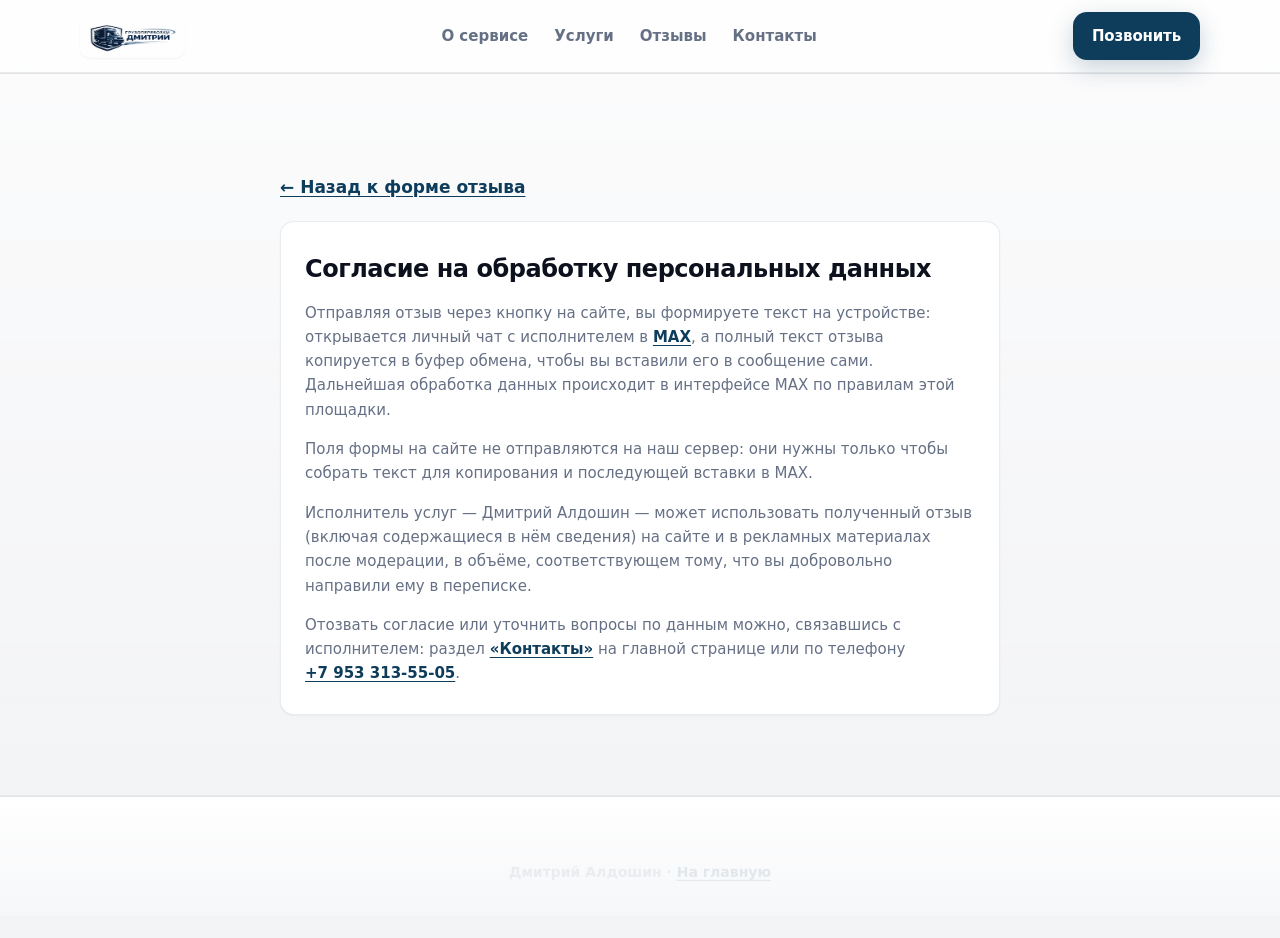
<file: privacy.html>
<!DOCTYPE html>
<html lang="ru">
<head>
  <meta charset="UTF-8">
  <meta name="viewport" content="width=device-width, initial-scale=1.0">
  <meta http-equiv="X-Content-Type-Options" content="nosniff">
  <meta name="description" content="Согласие на обработку персональных данных при размещении отзыва — грузоперевозки Обнинск.">
  <meta name="referrer" content="strict-origin-when-cross-origin">
  <meta http-equiv="Permissions-Policy" content="camera=(), microphone=(), geolocation=(), payment=()">
  <meta http-equiv="Content-Security-Policy" content="default-src 'self'; base-uri 'self'; form-action 'self'; frame-ancestors 'none'; img-src 'self' data:; font-src 'self' https://fonts.gstatic.com; style-src 'self' https://fonts.googleapis.com; connect-src 'self' https://fonts.googleapis.com https://fonts.gstatic.com; script-src 'self'; object-src 'none'; upgrade-insecure-requests">
  <title>Согласие на обработку персональных данных — Грузоперевозки Обнинск</title>
  <link rel="preconnect" href="https://fonts.googleapis.com">
  <link rel="preconnect" href="https://fonts.gstatic.com" crossorigin>
  <link href="https://fonts.googleapis.com/css2?family=Cormorant+Garamond:ital,wght@0,600;0,700;1,600&family=DM+Sans:ital,opsz,wght@0,9..40,400;0,9..40,500;0,9..40,600;0,9..40,700;0,9..40,800&display=swap" rel="stylesheet">
  <link rel="stylesheet" href="styles.css">
</head>
<body>
  <header>
    <div class="container nav">
      <a href="index.html#top" class="logo logo-link logo-graphic" aria-label="Грузоперевозки Дмитрий — на главную страницу">
        <img src="логотип.png" alt="" width="280" height="84" class="logo-img" decoding="async">
      </a>
      <nav class="nav-links" aria-label="Основное меню">
        <a href="index.html#trust">О сервисе</a>
        <a href="index.html#services">Услуги</a>
        <a href="index.html#reviews">Отзывы</a>
        <a href="index.html#contacts">Контакты</a>
      </nav>
      <a class="btn btn-primary btn-sm nav-cta" href="tel:+79533135505">Позвонить</a>
    </div>
  </header>

  <main class="section-band privacy-page">
    <div class="container privacy-inner">
      <p class="privacy-back"><a class="link-inline" href="index.html#leave-review">← Назад к форме отзыва</a></p>
      <article class="review-privacy glass privacy-doc">
        <h1 class="privacy-doc-title">Согласие на обработку персональных данных</h1>
        <div class="review-privacy-text">
          <p>
            Отправляя отзыв через кнопку на сайте, вы формируете текст на устройстве: открывается личный чат с исполнителем в <a class="link-inline" href="https://max.ru" target="_blank" rel="noopener noreferrer">MAX</a>, а полный текст отзыва копируется в буфер обмена, чтобы вы вставили его в сообщение сами. Дальнейшая обработка данных происходит в интерфейсе MAX по правилам этой площадки.
          </p>
          <p>
            Поля формы на сайте не отправляются на наш сервер: они нужны только чтобы собрать текст для копирования и последующей вставки в MAX.
          </p>
          <p>
            Исполнитель услуг — Дмитрий Алдошин — может использовать полученный отзыв (включая содержащиеся в нём сведения) на сайте и в рекламных материалах после модерации, в объёме, соответствующем тому, что вы добровольно направили ему в переписке.
          </p>
          <p>
            Отозвать согласие или уточнить вопросы по данным можно, связавшись с исполнителем: раздел <a class="link-inline" href="index.html#contacts">«Контакты»</a> на главной странице или по телефону <a class="link-inline" href="tel:+79533135505">+7&nbsp;953&nbsp;313&#8209;55&#8209;05</a>.
          </p>
        </div>
      </article>
    </div>
  </main>

  <footer class="footer footer--simple">
    <div class="container footer-simple-inner reveal-up">
      Дмитрий Алдошин · <a class="link-inline" href="index.html">На главную</a>
    </div>
  </footer>
  <script src="main.js" defer></script>
</body>
</html>
</file>
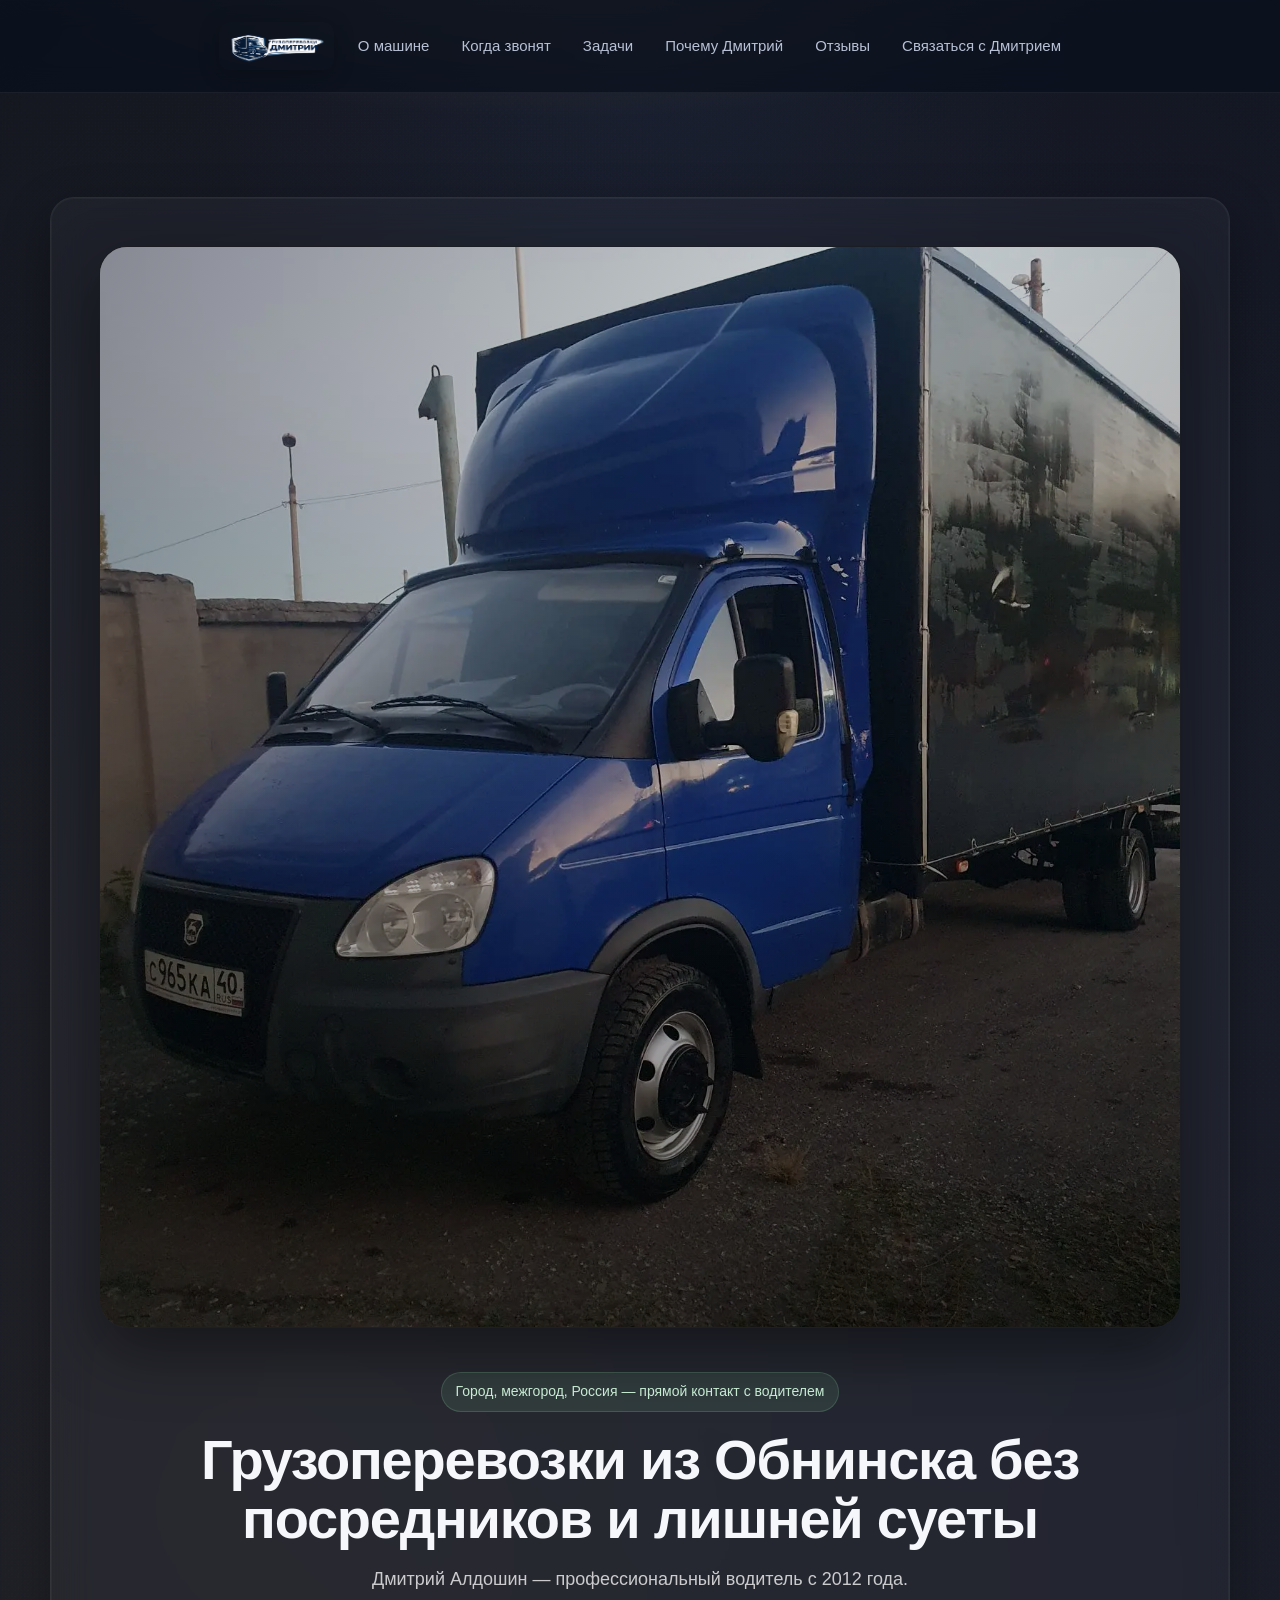
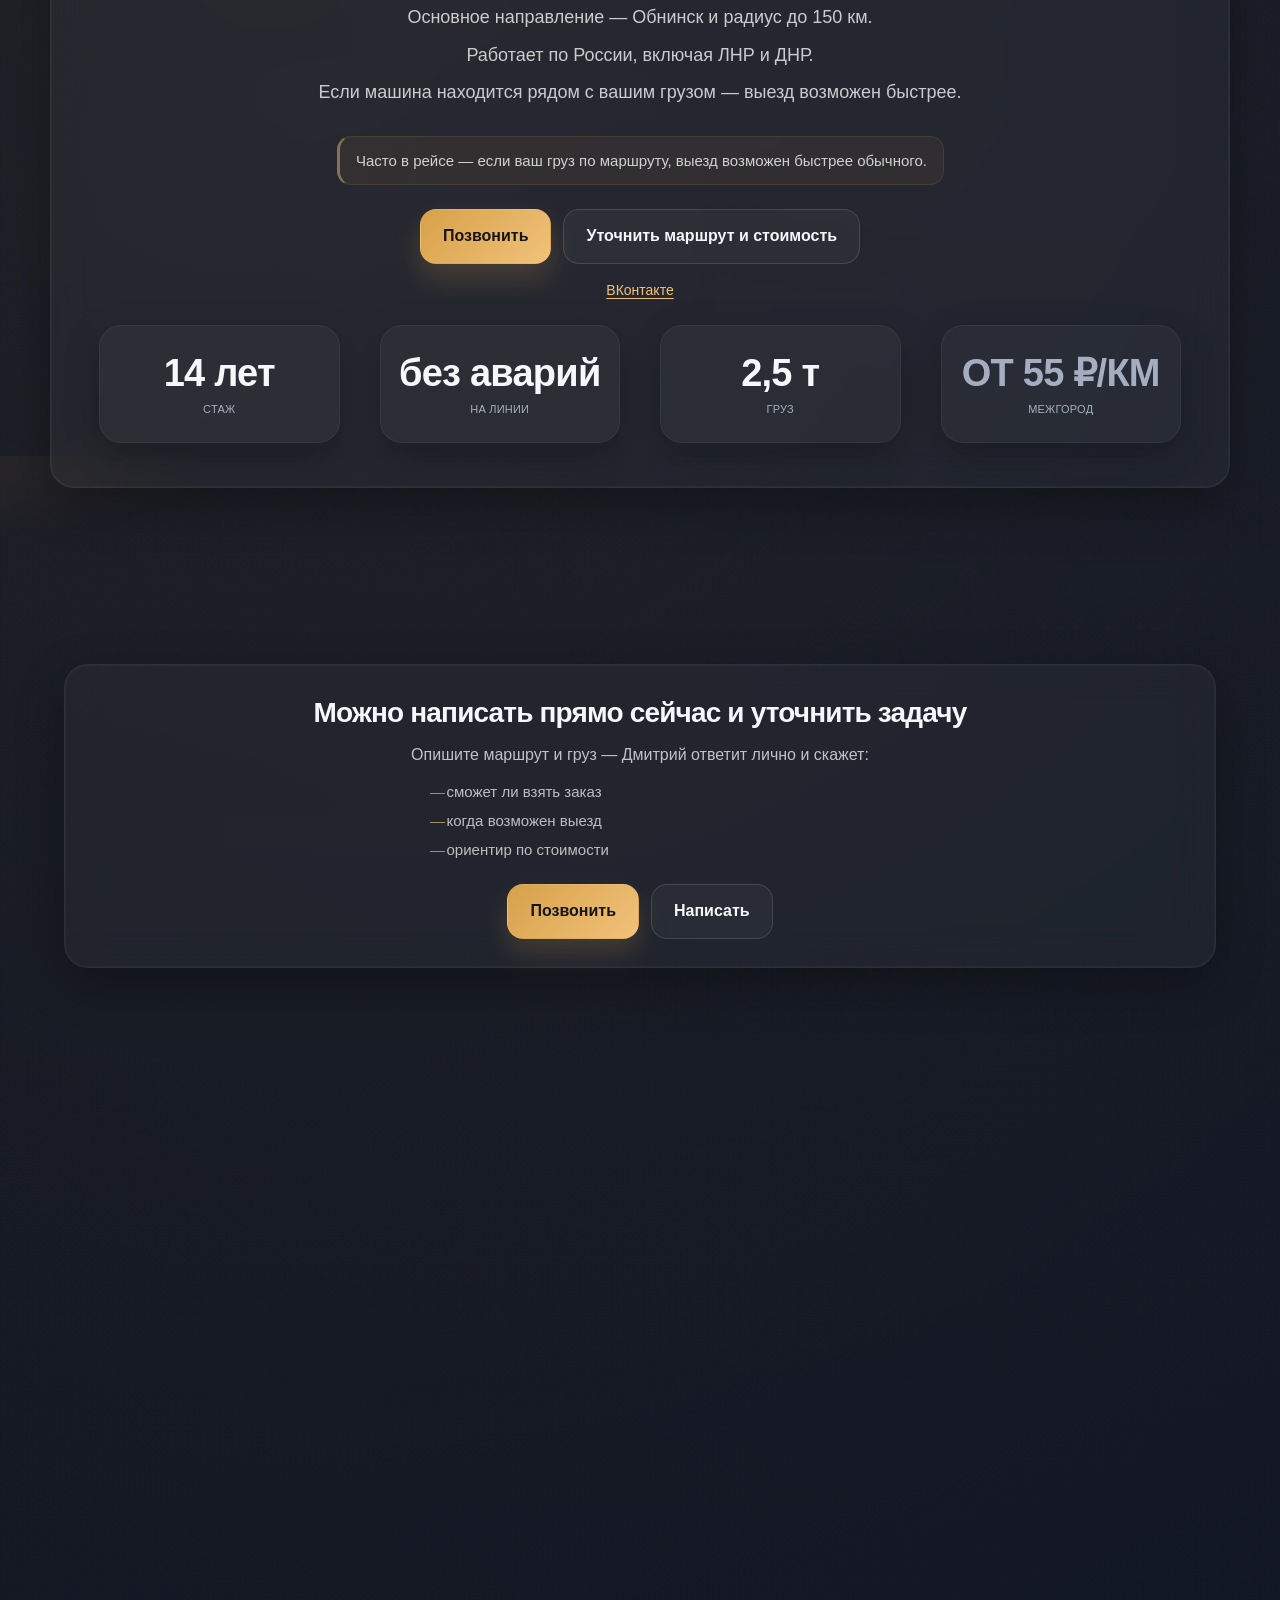
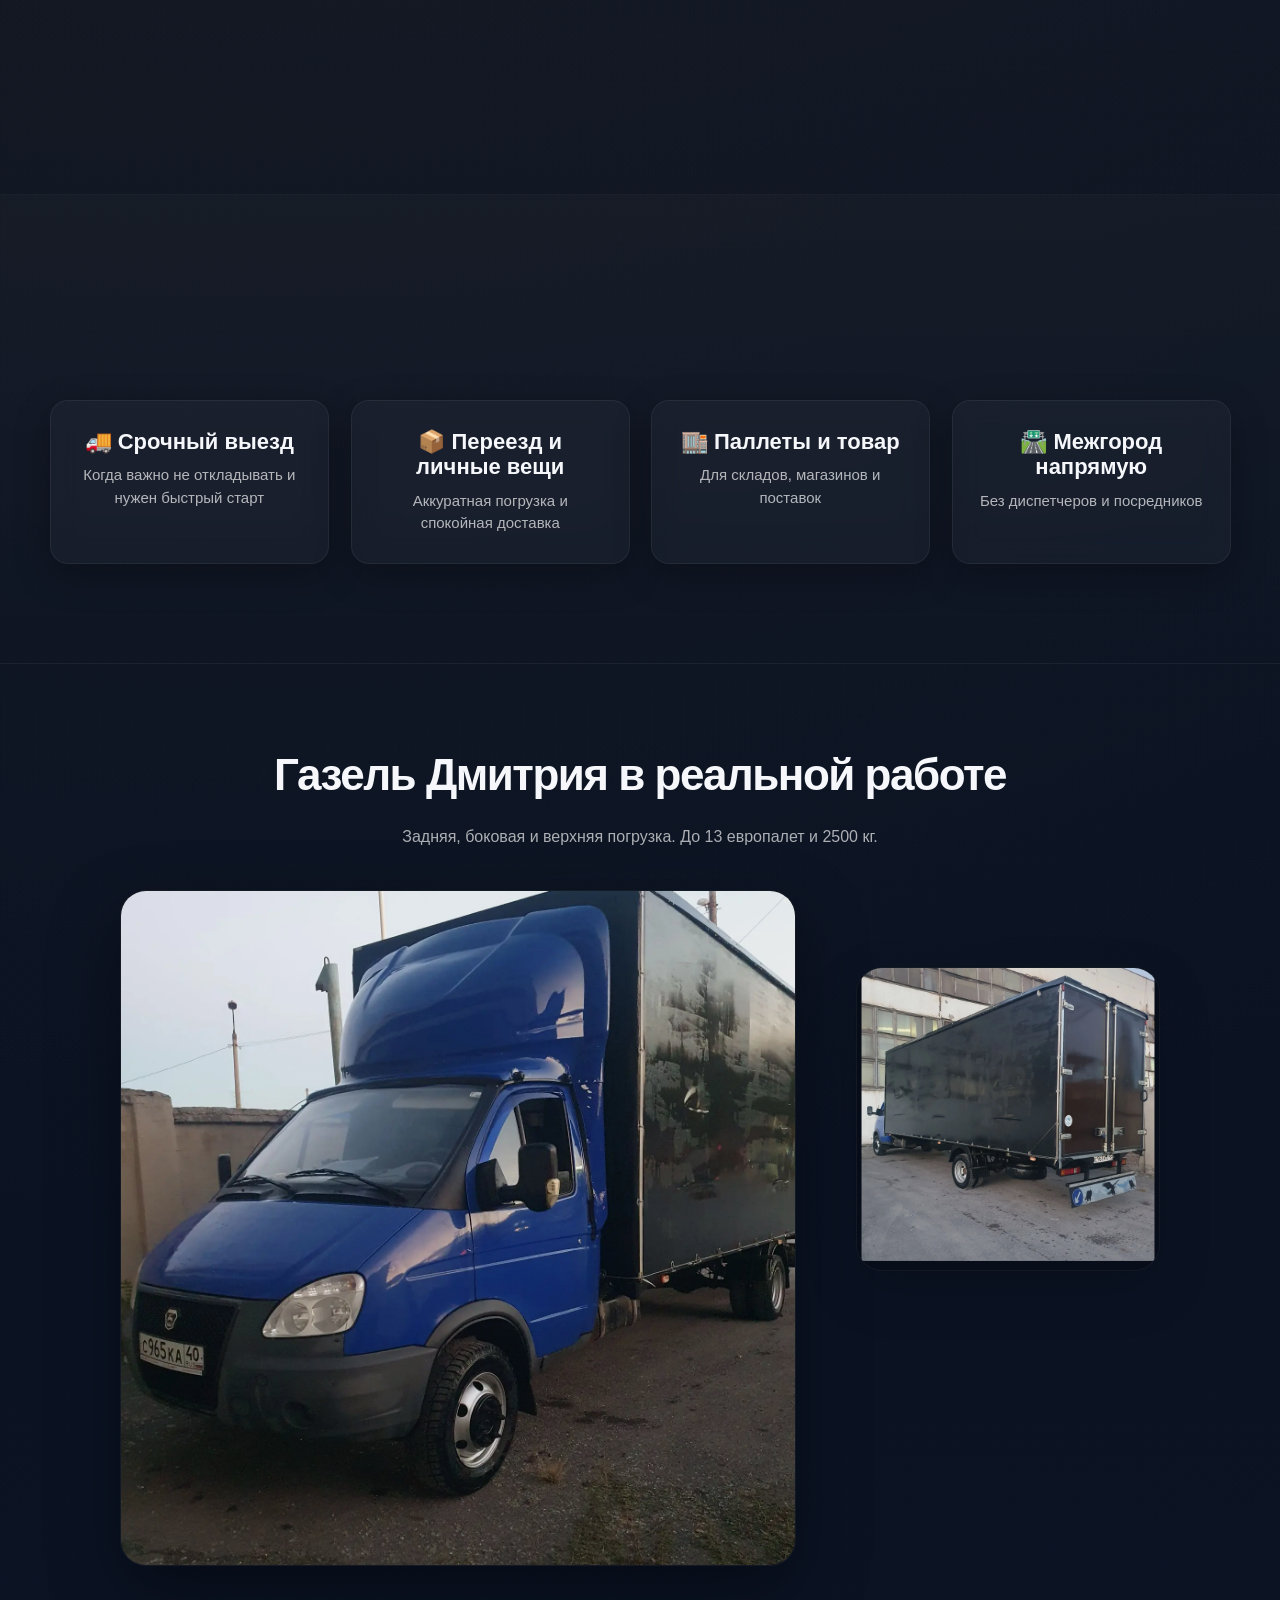
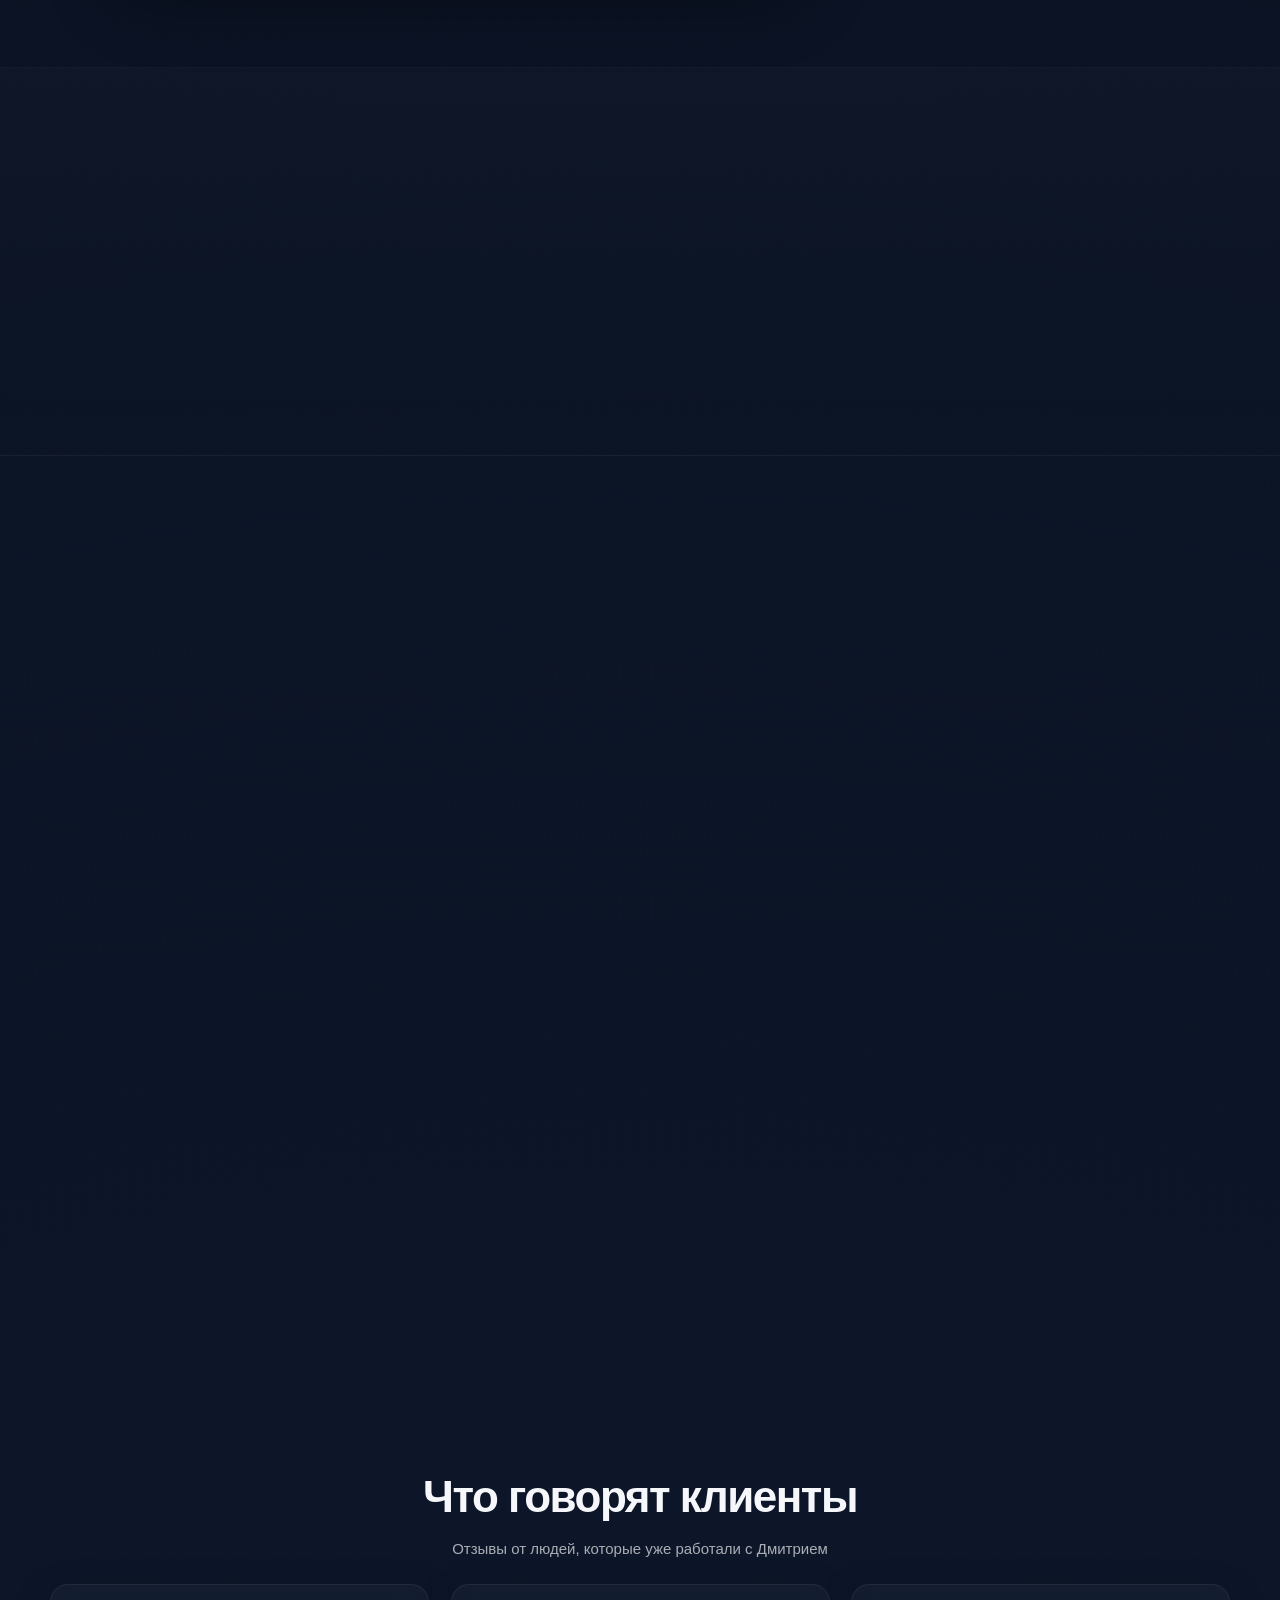
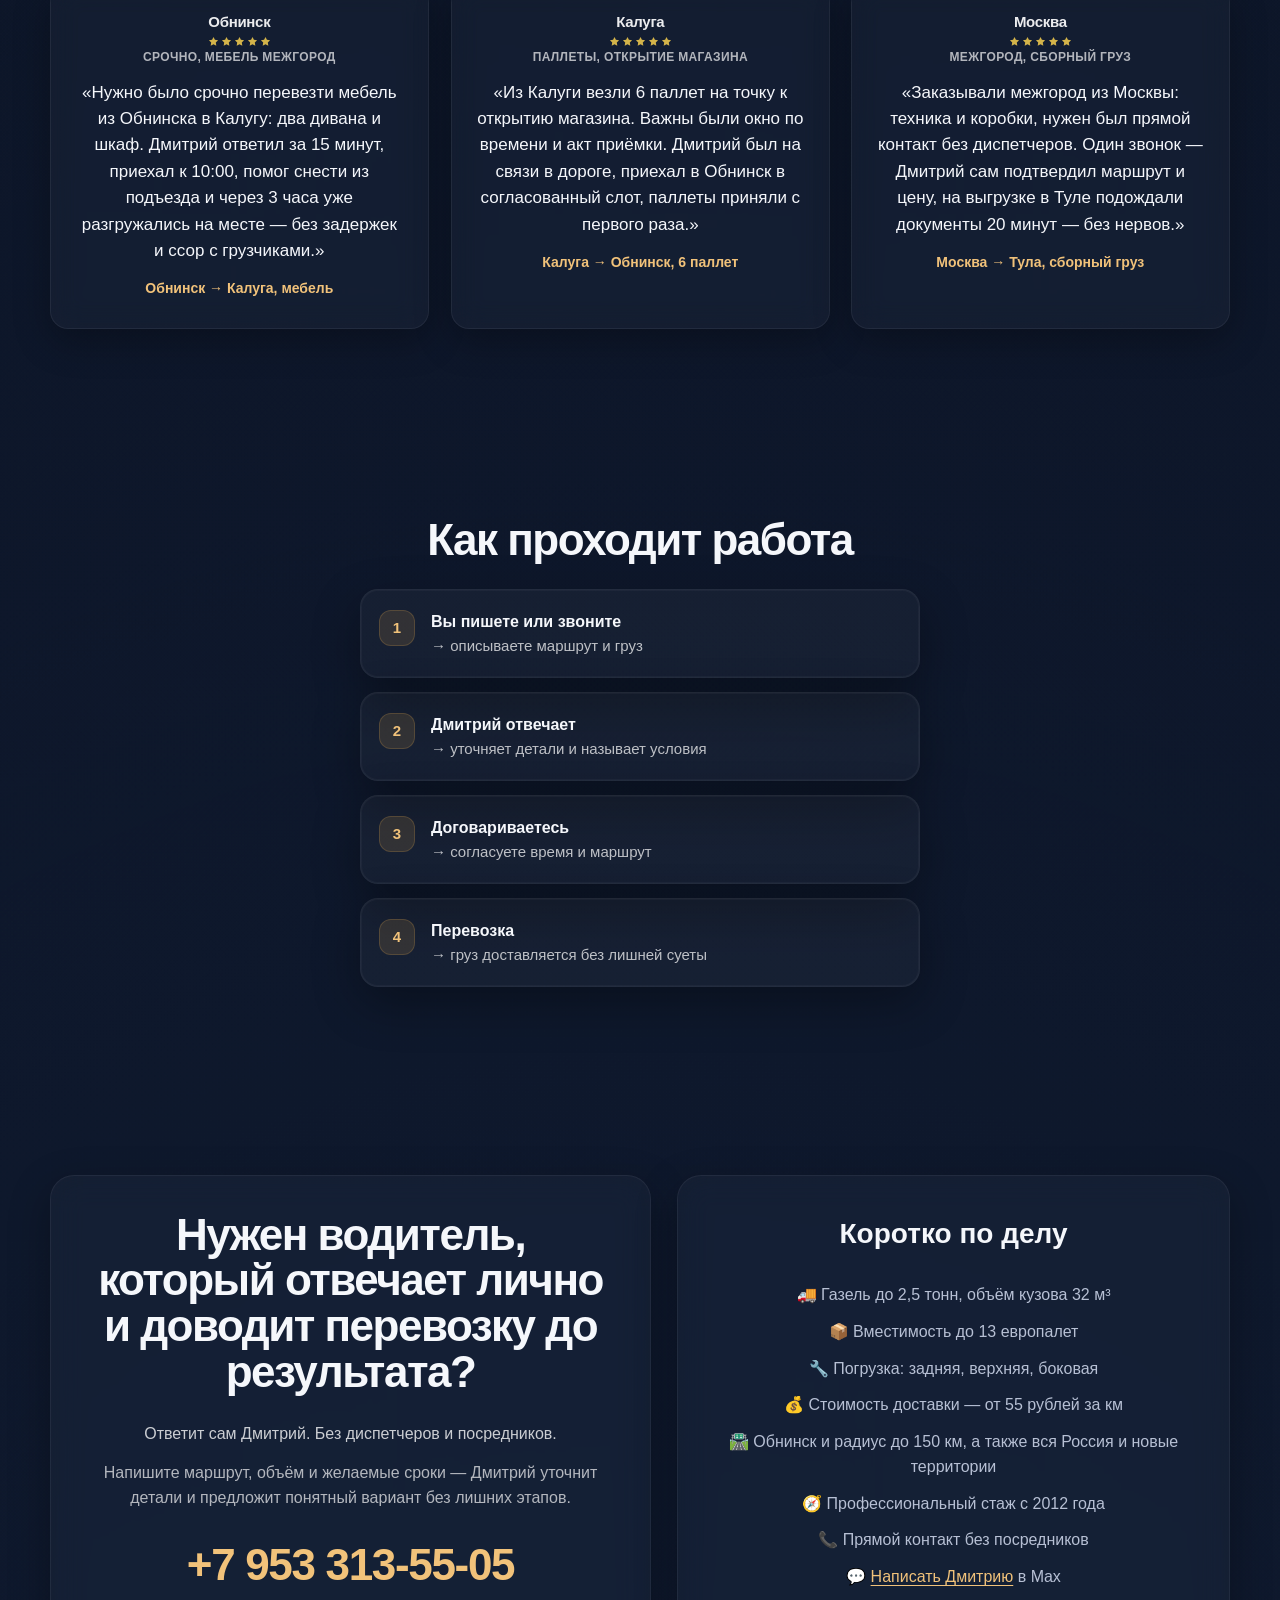
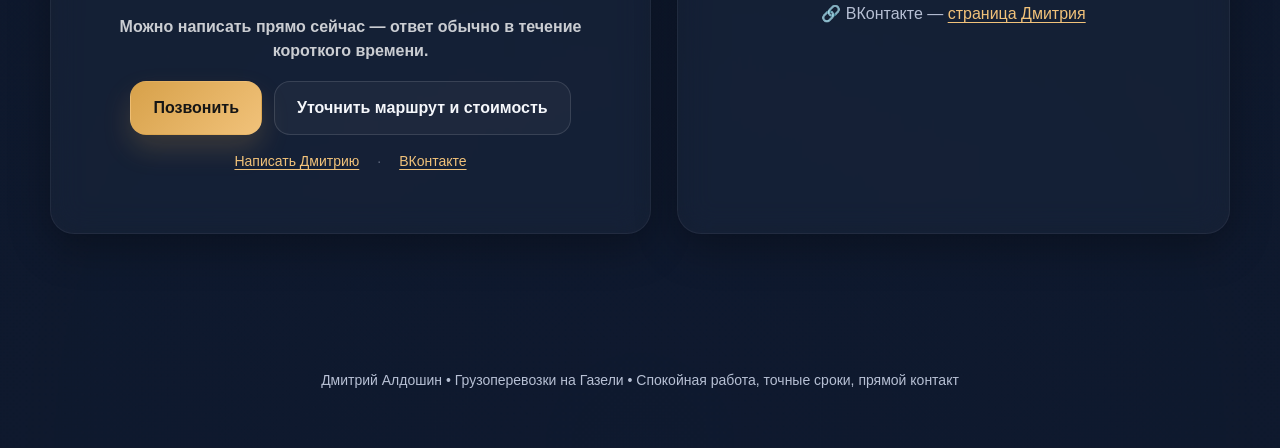
<file: site_gazel_gruzoperevozki_husband.html>
<!DOCTYPE html>
<html lang="ru">
<head>
  <meta charset="UTF-8" />
  <meta name="viewport" content="width=device-width, initial-scale=1.0" />
  <meta name="description" content="Грузоперевозки из Обнинска без посредников. Газель до 2,5 т, Дмитрий Алдошин, стаж с 2012. Обнинск, 150 км, по России." />
  <title>Грузоперевозки из Обнинска — Дмитрий Алдошин, Газель до 2,5 т</title>
  <style>
    :root {
      --bg: #0b1020;
      --bg-2: #121a2f;
      --panel: rgba(255, 255, 255, 0.06);
      --panel-strong: rgba(255, 255, 255, 0.09);
      --line: rgba(255, 255, 255, 0.1);
      --text: #f5f7fb;
      --muted: #b7c0d4;
      --accent: #d7a14a;
      --accent-2: #f1c27a;
      --ok: #8dd7a5;
      --shadow: 0 20px 50px rgba(0, 0, 0, 0.22);
      --line-soft: rgba(255, 255, 255, 0.055);
      --radius: 24px;
      --radius-sm: 18px;
      --maxw: 1180px;
      --ease-main: cubic-bezier(0.22, 1, 0.36, 1);
      --ease-soft: cubic-bezier(0.16, 1, 0.3, 1);
      --dur-fast: 0.45s;
      --dur-mid: 0.75s;
      --dur-slow: 1s;
    }

    * { box-sizing: border-box; }

    html { scroll-behavior: smooth; }

    body {
      margin: 0;
      overflow-x: hidden;
      font-family: Inter, Arial, sans-serif;
      color: var(--text);
      background:
        radial-gradient(circle at 20% 18%, rgba(215, 161, 74, 0.11), transparent 42%),
        radial-gradient(circle at 82% 8%, rgba(70, 120, 255, 0.07), transparent 36%),
        radial-gradient(circle at 50% 100%, rgba(15, 28, 52, 0.55), transparent 45%),
        linear-gradient(180deg, #070b14 0%, #0a1222 42%, #0e1628 100%);
      line-height: 1.55;
    }

    main p {
      color: rgba(255, 255, 255, 0.72);
      line-height: 1.62;
    }

    p.hero-text,
    .contact-intro,
    .contact-note {
      line-height: inherit;
    }

    a { color: inherit; text-decoration: none; }

    main {
      text-align: center;
    }

    .link-inline {
      color: var(--accent-2);
      text-decoration: underline;
      text-underline-offset: 3px;
    }

    .link-inline:hover { color: var(--text); }

    .container {
      width: min(100% - 32px, var(--maxw));
      margin: 0 auto;
    }

    header {
      position: sticky;
      top: 0;
      z-index: 50;
      background: rgba(9, 16, 29, 0.72);
      backdrop-filter: blur(14px);
      border-bottom: 1px solid rgba(255, 255, 255, 0.06);
      transition:
        background 0.35s ease,
        border-color 0.35s ease,
        box-shadow 0.35s ease,
        backdrop-filter 0.35s ease;
    }

    header.is-scrolled {
      background: rgba(10, 15, 30, 0.82);
      border-bottom: 1px solid rgba(255, 255, 255, 0.07);
      box-shadow: 0 12px 40px rgba(0, 0, 0, 0.38);
      backdrop-filter: blur(22px) saturate(1.15);
    }

    .nav {
      min-height: 92px;
      display: flex;
      align-items: center;
      justify-content: center;
      flex-wrap: wrap;
      gap: 16px 24px;
    }

    .logo {
      font-size: 20px;
      font-weight: 800;
      letter-spacing: 0.01em;
    }

    .logo-sep {
      color: var(--muted);
      font-weight: 700;
      margin: 0 0.08em;
    }

    .logo-accent {
      color: var(--accent-2);
    }

    .logo-graphic {
      display: inline-flex;
      align-items: center;
      line-height: 0;
      flex-shrink: 0;
      text-decoration: none;
      color: inherit;
    }

    .logo-graphic:focus-visible {
      outline: 2px solid var(--accent-2);
      outline-offset: 4px;
      border-radius: 8px;
    }

    .logo-img {
      display: block;
      height: 48px;
      width: auto;
      max-width: min(280px, 58vw);
      object-fit: contain;
      border-radius: 10px;
      box-shadow: 0 4px 20px rgba(0, 0, 0, 0.28);
    }

    .nav-links {
      display: flex;
      align-items: center;
      gap: 12px 32px;
      color: var(--muted);
      font-size: 15px;
    }

    .nav-links a:hover {
      color: var(--text);
      text-shadow: 0 0 20px rgba(241, 194, 122, 0.22);
    }

    .hero {
      position: relative;
      padding: 104px 0 88px;
    }

    .hero::before {
      content: "";
      position: absolute;
      inset: -12% -8% auto -8%;
      height: min(520px, 72vh);
      background:
        radial-gradient(ellipse 70% 60% at 45% 20%, rgba(215, 161, 74, 0.14), transparent 55%),
        radial-gradient(ellipse 50% 45% at 78% 12%, rgba(241, 194, 122, 0.09), transparent 50%),
        radial-gradient(circle at 50% 40%, rgba(90, 140, 255, 0.06), transparent 55%);
      pointer-events: none;
      z-index: 0;
    }

    .hero::after {
      content: "";
      position: absolute;
      inset: auto 50% -80px auto;
      transform: translateX(-50%);
      width: min(92%, 920px);
      height: 200px;
      background: radial-gradient(
        ellipse 80% 70% at 50% 0%,
        rgba(215, 161, 74, 0.12),
        transparent 70%
      );
      pointer-events: none;
      z-index: 0;
    }

    .hero .container {
      position: relative;
      z-index: 1;
    }

    .hero-grid {
      display: grid;
      grid-template-columns: 1fr;
      gap: 0;
      align-items: stretch;
    }

    .glass {
      background: rgba(255, 255, 255, 0.035);
      border: 1px solid rgba(255, 255, 255, 0.055);
      border-radius: var(--radius);
      box-shadow:
        0 16px 48px rgba(0, 0, 0, 0.32),
        0 0 0 1px rgba(255, 255, 255, 0.03) inset;
      backdrop-filter: blur(18px) saturate(1.12);
      -webkit-backdrop-filter: blur(18px) saturate(1.12);
    }

    .hero-main {
      padding: 48px 48px 44px;
      transition: transform 0.22s cubic-bezier(0.22, 1, 0.36, 1);
      will-change: transform;
    }

    .hero-split {
      display: grid;
      grid-template-columns: 1fr;
      gap: clamp(28px, 4vw, 44px);
      align-items: stretch;
    }

    .hero-photo-col {
      position: relative;
      border-radius: 28px;
      overflow: hidden;
      border: 1px solid rgba(255, 255, 255, 0.045);
      background: rgba(0, 0, 0, 0.45);
      box-shadow:
        0 24px 64px rgba(0, 0, 0, 0.45),
        0 0 0 1px rgba(255, 255, 255, 0.04) inset;
      min-height: 0;
      transition: transform 0.22s cubic-bezier(0.22, 1, 0.36, 1);
      will-change: transform;
    }

    .hero-photo-col::after {
      content: "";
      position: absolute;
      inset: 0;
      pointer-events: none;
      background:
        linear-gradient(to top, rgba(0, 0, 0, 0.42) 0%, transparent 52%),
        linear-gradient(
          115deg,
          rgba(5, 8, 16, 0.38) 0%,
          rgba(5, 8, 16, 0.1) 48%,
          rgba(5, 8, 16, 0.32) 100%
        );
      z-index: 1;
    }

    .hero-photo-col img {
      display: block;
      width: 100%;
      height: 100%;
      min-height: 300px;
      object-fit: cover;
      object-position: center center;
      position: relative;
      z-index: 0;
      filter: contrast(1.06) brightness(0.9) saturate(1.02);
    }

    .hero-copy-col {
      min-width: 0;
      display: flex;
      flex-direction: column;
      justify-content: flex-start;
      align-items: center;
      text-align: center;
    }

    .hero-copy-col .badge {
      align-self: center;
    }

    .hero-copy-col .hero-actions {
      align-items: center;
      width: 100%;
    }

    .hero-copy-col .hero-actions-row {
      justify-content: center;
    }

    .hero-copy-col .hero-actions-sub {
      justify-content: center;
    }

    .hero-copy-col h1.hero-heading-full {
      text-align: center;
    }

    .hero-copy-col .hero-text {
      text-align: center;
    }

    .hero-copy-col .stats-row {
      width: 100%;
      grid-template-columns: repeat(2, 1fr);
    }

    .hero-copy-col .stats-row .stat strong,
    .hero-copy-col .stats-row .stat strong .count-up {
      font-size: clamp(26px, 3.2vw, 38px);
      font-weight: 800;
      letter-spacing: -0.02em;
      line-height: 1.12;
    }

    .hero-heading-full {
      margin-top: 0;
      margin-bottom: 18px;
    }

    .badge {
      display: inline-flex;
      align-items: center;
      gap: 8px;
      padding: 8px 14px;
      border-radius: 999px;
      background: rgba(141, 215, 165, 0.11);
      border: 1px solid rgba(141, 215, 165, 0.2);
      color: #d1f5dd;
      font-size: 14px;
      margin-bottom: 18px;
    }

    h1 {
      font-size: clamp(34px, 5.2vw, 56px);
      line-height: 1.04;
      letter-spacing: -0.02em;
      margin: 0 0 22px;
      max-width: 760px;
    }

    h1.hero-heading-full {
      max-width: min(22em, 100%);
      width: 100%;
      line-height: 1.06;
      letter-spacing: -0.022em;
    }

    h1.hero-heading-full .h1-line {
      display: block;
    }

    .hero-text {
      font-size: clamp(18px, 1.35vw, 20px);
      color: rgba(255, 255, 255, 0.76);
      max-width: min(62rem, 100%);
      width: 100%;
      margin: 0 0 36px;
      line-height: 1.78;
    }

    .hero-text .hero-line-lead,
    .hero-text .hero-line-nowrap {
      white-space: nowrap;
    }

    .hero-text .hero-line {
      display: block;
      margin-bottom: 0.55em;
    }

    .hero-text .hero-line:last-child {
      margin-bottom: 0;
    }

    .hero-actions {
      display: flex;
      flex-direction: column;
      align-items: center;
      gap: 12px;
      margin-bottom: 24px;
      width: 100%;
    }

    .hero-actions-row {
      display: flex;
      flex-wrap: wrap;
      justify-content: center;
      align-items: center;
      gap: 12px;
    }

    .hero-actions-sub {
      margin-top: 4px;
      display: flex;
      flex-wrap: wrap;
      justify-content: center;
      align-items: center;
      gap: 10px 18px;
      font-size: 14px;
      color: var(--muted);
    }

    .hero-actions-sub a {
      color: var(--accent-2);
      text-decoration: underline;
      text-underline-offset: 3px;
    }

    .hero-actions-sub a:hover {
      color: var(--text);
    }

    .hero-actions-sub .dot {
      opacity: 0.45;
      user-select: none;
    }

    .btn {
      position: relative;
      z-index: 0;
      overflow: hidden;
      display: inline-flex;
      align-items: center;
      justify-content: center;
      min-height: 54px;
      padding: 14px 22px;
      border-radius: 16px;
      border: 1px solid transparent;
      font-weight: 700;
      cursor: pointer;
      isolation: isolate;
      transition:
        transform 0.28s cubic-bezier(0.22, 1, 0.36, 1),
        box-shadow 0.28s cubic-bezier(0.22, 1, 0.36, 1),
        border-color 0.28s ease,
        background 0.28s ease;
    }

    .btn::after {
      content: "";
      position: absolute;
      inset: 0;
      z-index: 1;
      pointer-events: none;
      background: linear-gradient(
        120deg,
        transparent 0%,
        rgba(255, 255, 255, 0.22) 42%,
        transparent 85%
      );
      transform: translateX(-100%);
      transition: transform 0.85s cubic-bezier(0.22, 1, 0.36, 1);
    }

    .btn:hover::after {
      transform: translateX(100%);
    }

    .btn:hover {
      transform: translateY(-3px);
    }

    .btn:active {
      transform: translateY(0) scale(0.98);
    }

    .btn-primary {
      background: linear-gradient(135deg, var(--accent), var(--accent-2));
      color: #151515;
      box-shadow: 0 14px 28px rgba(215, 161, 74, 0.2);
    }

    .btn-secondary {
      background: rgba(255, 255, 255, 0.04);
      border-color: rgba(255, 255, 255, 0.12);
      color: var(--text);
    }

    .btn-secondary:hover {
      background: rgba(255, 255, 255, 0.07);
      border-color: rgba(255, 255, 255, 0.18);
    }

    .stats-row {
      display: grid;
      grid-template-columns: repeat(4, 1fr);
      gap: clamp(22px, 3.5vw, 40px);
      align-items: stretch;
    }

    .stat {
      padding: 24px 18px;
      border-radius: 22px;
      background: rgba(255, 255, 255, 0.03);
      border: 1px solid rgba(255, 255, 255, 0.055);
      backdrop-filter: blur(12px) saturate(1.06);
      -webkit-backdrop-filter: blur(12px) saturate(1.06);
      display: flex;
      flex-direction: column;
      justify-content: center;
      align-items: center;
      text-align: center;
      min-height: 118px;
      box-shadow: 0 12px 34px rgba(0, 0, 0, 0.26);
    }

    .stat strong {
      display: block;
      font-size: clamp(26px, 3.2vw, 36px);
      margin-bottom: 8px;
      text-align: center;
      line-height: 1.12;
      max-width: 100%;
      font-weight: 800;
      letter-spacing: -0.025em;
    }

    .stat strong .count-up {
      font: inherit;
      display: inline;
      transition: color 0.35s ease, text-shadow 0.35s ease;
    }

    .stat--price strong {
      white-space: nowrap;
      font-size: clamp(22px, 2.75vw, 34px);
    }

    .stat:hover strong .count-up {
      color: var(--accent-2);
      text-shadow: 0 0 18px rgba(241, 194, 122, 0.22);
    }

    .stat span {
      display: block;
      color: var(--muted);
      font-size: 11px;
      text-align: center;
      line-height: 1.28;
      max-width: 100%;
      opacity: 0.88;
      letter-spacing: 0.02em;
      text-transform: uppercase;
    }

    .truck-work-shot {
      position: relative;
      border-radius: 22px;
      overflow: hidden;
      border: 1px solid var(--line-soft);
      background: rgba(0, 0, 0, 0.35);
      box-shadow: var(--shadow);
      max-width: 720px;
      margin: 0 auto;
    }

    .truck-work-shot::after {
      content: "";
      position: absolute;
      inset: 0;
      background: linear-gradient(180deg, transparent 55%, rgba(9, 16, 29, 0.18) 100%);
      pointer-events: none;
    }

    .truck-work-shot img {
      width: 100%;
      height: auto;
      display: block;
      filter: contrast(1.05) brightness(0.92) saturate(1.02);
    }

    .truck-work-photos {
      display: grid;
      grid-template-columns: 1.38fr 0.62fr;
      gap: clamp(32px, 5vw, 60px);
      max-width: min(100%, 1040px);
      margin: 0 auto;
      align-items: start;
    }

    .truck-work-photos .truck-work-shot {
      max-width: none;
      margin: 0;
      border-radius: 26px;
      background: rgba(0, 0, 0, 0.28);
      border: 1px solid rgba(255, 255, 255, 0.05);
      backdrop-filter: blur(8px);
    }

    .truck-work-photos .truck-work-shot:first-child {
      box-shadow: 0 28px 70px rgba(0, 0, 0, 0.42);
    }

    .truck-work-photos .truck-work-shot:first-child img {
      transform: scale(1.03);
      transform-origin: center;
    }

    .truck-work-photos .truck-work-shot:last-child {
      margin-top: clamp(40px, 6vw, 88px);
      max-width: 100%;
      align-self: start;
    }

    .truck-work-photos .truck-work-shot:last-child img {
      transform: scale(0.97);
      transform-origin: top center;
    }

    .section-band {
      background: linear-gradient(180deg, rgba(255, 255, 255, 0.02) 0%, transparent 100%);
      border-block: 1px solid rgba(255, 255, 255, 0.035);
    }

    .section-tight-top {
      padding-top: 40px;
    }

    .driver-split {
      display: grid;
      grid-template-columns: minmax(0, 0.95fr) minmax(0, 1.05fr);
      gap: clamp(28px, 4vw, 48px);
      align-items: center;
      text-align: left;
    }

    .driver-photo {
      position: relative;
      border-radius: 26px;
      overflow: hidden;
      border: 1px solid rgba(255, 255, 255, 0.045);
      box-shadow:
        0 24px 60px rgba(0, 0, 0, 0.4),
        0 0 0 1px rgba(255, 255, 255, 0.04) inset;
      background: rgba(0, 0, 0, 0.35);
    }

    .driver-photo img {
      display: block;
      width: 100%;
      height: auto;
      min-height: 280px;
      object-fit: cover;
      object-position: 58% center;
      filter: contrast(1.04) brightness(0.93) saturate(1.02);
    }

    .driver-photo::after {
      content: "";
      position: absolute;
      inset: 0;
      pointer-events: none;
      background: linear-gradient(to top, rgba(0, 0, 0, 0.35) 0%, transparent 45%);
      border-radius: inherit;
      z-index: 1;
    }

    .driver-copy h2 {
      text-align: left;
      margin: 0 0 16px;
      font-size: clamp(26px, 3.4vw, 38px);
      line-height: 1.12;
      letter-spacing: -0.03em;
    }

    .driver-copy p {
      margin: 0;
      color: rgba(255, 255, 255, 0.72);
      font-size: clamp(17px, 1.25vw, 19px);
      line-height: 1.75;
      max-width: min(52rem, 100%);
    }

    .driver-copy .driver-line-lead {
      white-space: nowrap;
    }

    .driver-copy .driver-line {
      display: block;
      margin-bottom: 0.65em;
    }

    .driver-copy .driver-line:last-child {
      margin-bottom: 0;
    }

    @media (max-width: 800px) {
      .hero-text .hero-line-lead,
      .hero-text .hero-line-nowrap,
      .hero-urgency.hero-urgency--one-line,
      .driver-copy .driver-line-lead {
        white-space: normal;
      }
    }

    @media (max-width: 380px) {
      .stat--price strong {
        white-space: normal;
        font-size: clamp(20px, 5.5vw, 28px);
      }
    }

    .grid-5 {
      display: grid;
      grid-template-columns: repeat(5, 1fr);
      gap: 18px;
    }

    .adv-card {
      padding: 22px 16px;
      text-align: center;
    }

    .adv-card h3 {
      margin: 0;
    }

    .cases-card h3 {
      font-size: clamp(19px, 1.6vw, 22px);
      margin-bottom: 10px;
    }

    .cases-card p {
      font-size: 14px;
      line-height: 1.45;
      margin: 0;
    }

    section:not(.hero) {
      position: relative;
      padding: 88px 0 100px;
    }

    .reveal-up {
      opacity: 0;
      transform: translate3d(0, 28px, 0);
      transition:
        opacity 0.85s var(--ease-main),
        transform 0.85s var(--ease-main);
      will-change: opacity, transform;
    }

    .reveal-up.is-visible {
      opacity: 1;
      transform: translateY(0);
    }

    .reveal-scale {
      opacity: 0;
      transform: scale(0.96);
      transition:
        opacity var(--dur-mid) var(--ease-main),
        transform var(--dur-mid) var(--ease-main);
      will-change: opacity, transform;
    }

    .reveal-scale.is-visible {
      opacity: 1;
      transform: scale(1);
    }

    .reveal-left {
      opacity: 0;
      transform: translateX(-34px);
      transition:
        opacity var(--dur-mid) var(--ease-main),
        transform var(--dur-mid) var(--ease-main);
    }

    .reveal-left.is-visible {
      opacity: 1;
      transform: translateX(0);
    }

    .reveal-right {
      opacity: 0;
      transform: translateX(34px);
      transition:
        opacity var(--dur-mid) var(--ease-main),
        transform var(--dur-mid) var(--ease-main);
    }

    .reveal-right.is-visible {
      opacity: 1;
      transform: translateX(0);
    }

    .d-1 { transition-delay: 0.08s; }
    .d-2 { transition-delay: 0.16s; }
    .d-3 { transition-delay: 0.24s; }
    .d-4 { transition-delay: 0.32s; }
    .d-5 { transition-delay: 0.4s; }

    .card,
    .stat,
    .dim,
    .contact-box {
      transition:
        transform 0.35s cubic-bezier(0.22, 1, 0.36, 1),
        border-color 0.35s ease,
        background 0.35s ease,
        box-shadow 0.35s cubic-bezier(0.22, 1, 0.36, 1);
    }

    .card.glass {
      background: rgba(255, 255, 255, 0.032);
      backdrop-filter: blur(14px) saturate(1.08);
      -webkit-backdrop-filter: blur(14px) saturate(1.08);
      border: 1px solid rgba(255, 255, 255, 0.06);
      box-shadow: 0 12px 36px rgba(0, 0, 0, 0.28);
    }

    .card:hover,
    .stat:hover,
    .dim:hover,
    .contact-box:hover {
      transform: translateY(-6px);
      border-color: rgba(255, 255, 255, 0.09);
      box-shadow: 0 25px 60px rgba(0, 0, 0, 0.4);
    }

    .hero-main {
      transform-style: preserve-3d;
    }

    .nav-links a {
      position: relative;
      transition: color 0.25s ease;
    }

    .nav-links a::after {
      content: "";
      position: absolute;
      left: 0;
      bottom: -10px;
      width: 100%;
      height: 3px;
      border-radius: 999px;
      background: linear-gradient(90deg, var(--accent), var(--accent-2));
      transform: scaleX(0);
      transform-origin: center;
      transition: transform 0.35s var(--ease-soft);
      box-shadow: 0 0 16px rgba(241, 194, 122, 0.35);
    }

    .nav-links a:hover::after {
      transform: scaleX(1);
    }

    .stat strong,
    .dim strong,
    .phone {
      transition:
        color 0.35s ease,
        text-shadow 0.35s ease,
        transform 0.35s ease;
    }

    .stat:hover strong,
    .dim:hover strong {
      color: var(--accent-2);
      text-shadow: 0 0 18px rgba(241, 194, 122, 0.18);
    }

    .quote {
      position: relative;
      font-size: 17px;
      color: var(--text);
      text-align: center;
      transition: transform 0.35s ease, color 0.35s ease;
    }

    .card:hover .quote {
      transform: translateY(-2px);
      color: #ffffff;
    }

    .pulse-soft {
      animation: pulseSoft 2.8s ease-in-out infinite;
    }

    @keyframes pulseSoft {
      0%, 100% {
        box-shadow: 0 14px 28px rgba(215, 161, 74, 0.18);
      }
      50% {
        box-shadow: 0 18px 38px rgba(215, 161, 74, 0.28);
      }
    }

    .count-up {
      display: inline;
    }

    .section-title {
      margin: 0 auto 26px;
      font-size: clamp(30px, 4.2vw, 44px);
      line-height: 1.04;
      letter-spacing: -0.034em;
      text-align: center;
      max-width: 920px;
      font-weight: 800;
    }

    .section-lead {
      margin: 0 auto 40px;
      max-width: 720px;
      color: rgba(255, 255, 255, 0.66);
      font-size: clamp(16px, 1.2vw, 18px);
      line-height: 1.65;
      text-align: center;
    }

    .section-text {
      margin: 0 auto 30px;
      max-width: 760px;
      color: var(--muted);
      font-size: 17px;
      line-height: 1.6;
      text-align: center;
    }

    .grid-3 {
      display: grid;
      grid-template-columns: repeat(3, 1fr);
      gap: 22px;
    }

    .grid-2 {
      display: grid;
      grid-template-columns: repeat(2, 1fr);
      gap: 22px;
    }

    .grid-4 {
      display: grid;
      grid-template-columns: repeat(4, 1fr);
      gap: 22px;
    }

    .card {
      padding: 28px 24px;
      border-radius: var(--radius-sm);
      text-align: center;
    }

    .card-compact h3 {
      font-size: 19px;
      margin-bottom: 8px;
    }

    .card-compact p {
      font-size: 15px;
      line-height: 1.5;
    }

    .card h3 {
      margin: 0 0 10px;
      font-size: 22px;
      line-height: 1.15;
    }

    .card.adv-card h3 {
      margin: 0;
      font-size: clamp(14px, 1.05vw, 16px);
      line-height: 1.35;
      font-weight: 700;
      color: var(--text);
      letter-spacing: -0.01em;
    }

    #services .card h3 {
      font-size: clamp(21px, 1.75vw, 26px);
      letter-spacing: -0.02em;
    }

    #services .card p {
      font-size: 16px;
      line-height: 1.58;
      color: rgba(255, 255, 255, 0.68);
    }

    .card p,
    .card li {
      color: rgba(255, 255, 255, 0.68);
    }

    ul.clean {
      margin: 14px auto 0;
      padding-left: 0;
      list-style: none;
      max-width: 520px;
      text-align: center;
    }

    ul.clean li {
      margin-bottom: 0.45em;
    }

    ul.clean li:last-child {
      margin-bottom: 0;
    }

    .dimensions {
      display: grid;
      grid-template-columns: repeat(5, 1fr);
      gap: clamp(14px, 2vw, 20px);
    }

    .contact-intro {
      margin: 0 auto 14px;
      max-width: 640px;
      color: rgba(255, 255, 255, 0.78);
      font-size: clamp(16px, 1.2vw, 18px);
      line-height: 1.65;
    }

    @media (min-width: 981px) {
      .hero-copy-col .stats-row {
        grid-template-columns: repeat(4, 1fr);
      }
    }

    @media (max-width: 1100px) and (min-width: 981px) {
      .grid-5 {
        grid-template-columns: repeat(3, 1fr);
      }
    }

    .dim {
      padding: 26px 16px 24px;
      border-radius: 22px;
      text-align: center;
      background: rgba(255, 255, 255, 0.03);
      border: 1px solid rgba(255, 255, 255, 0.055);
      backdrop-filter: blur(12px) saturate(1.06);
      -webkit-backdrop-filter: blur(12px) saturate(1.06);
      min-height: 128px;
      display: flex;
      flex-direction: column;
      justify-content: center;
      align-items: center;
    }

    .dim strong {
      display: block;
      font-size: clamp(26px, 2.8vw, 34px);
      margin-bottom: 8px;
      font-weight: 800;
      letter-spacing: -0.02em;
      line-height: 1.1;
    }

    .dim span {
      color: var(--muted);
      font-size: 12px;
      line-height: 1.3;
      letter-spacing: 0.03em;
      text-transform: uppercase;
      opacity: 0.88;
    }

    .contact-wrap {
      display: grid;
      grid-template-columns: 1fr 0.92fr;
      gap: 26px;
    }

    .contact-box .hero-actions {
      align-items: center;
    }

    .contact-box .hero-actions-row {
      justify-content: center;
    }

    .contact-box .hero-actions-sub {
      justify-content: center;
    }

    .contact-box {
      padding: 36px 32px;
      text-align: center;
      background: rgba(255, 255, 255, 0.03);
      backdrop-filter: blur(16px) saturate(1.1);
      -webkit-backdrop-filter: blur(16px) saturate(1.1);
      border: 1px solid rgba(255, 255, 255, 0.055);
      box-shadow: 0 14px 42px rgba(0, 0, 0, 0.3);
      border-radius: var(--radius);
      transition:
        transform 0.35s cubic-bezier(0.22, 1, 0.36, 1),
        border-color 0.35s ease,
        box-shadow 0.35s cubic-bezier(0.22, 1, 0.36, 1);
    }

    .phone {
      margin: 8px auto 16px;
      font-size: clamp(28px, 5vw, 44px);
      font-weight: 800;
      color: var(--accent-2);
      letter-spacing: -0.03em;
    }

    .contact-note {
      color: rgba(255, 255, 255, 0.68);
      margin: 0 auto 20px;
      max-width: 560px;
    }

    .contact-list {
      display: grid;
      gap: 12px;
      color: var(--muted);
      text-align: center;
      justify-items: center;
    }

    .review-author {
      margin-top: 14px;
      color: var(--accent-2);
      font-size: 14px;
      font-weight: 700;
    }

    .footer {
      padding: 36px 0 56px;
      color: var(--muted);
      font-size: 14px;
      text-align: center;
    }

    .hero-urgency {
      margin: -8px 0 24px;
      padding: 12px 16px;
      max-width: 36rem;
      font-size: clamp(15px, 1.15vw, 16px);
      line-height: 1.55;
      color: rgba(255, 255, 255, 0.78);
      text-align: center;
      background: rgba(215, 161, 74, 0.07);
      border: 1px solid rgba(215, 161, 74, 0.14);
      border-radius: 14px;
      border-left: 3px solid rgba(241, 194, 122, 0.45);
    }

    .hero-urgency.hero-urgency--one-line {
      max-width: min(65rem, 100%);
      margin-left: auto;
      margin-right: auto;
      white-space: nowrap;
    }

    .section-quick {
      padding-top: 48px;
      padding-bottom: 56px;
    }

    .quick-action-card {
      max-width: min(72rem, 100%);
      margin: 0 auto;
      padding: 32px 28px 28px;
      text-align: center;
    }

    .quick-action-title {
      margin: 0 0 14px;
      font-size: clamp(22px, 2.6vw, 28px);
      font-weight: 800;
      letter-spacing: -0.03em;
      line-height: 1.15;
      color: var(--text);
      white-space: nowrap;
    }

    @media (max-width: 960px) {
      .quick-action-title {
        white-space: normal;
      }
    }

    .quick-action-lead {
      margin: 0 0 12px;
      color: rgba(255, 255, 255, 0.72);
      font-size: 16px;
      line-height: 1.55;
    }

    .quick-action-list {
      margin: 0 auto 22px;
      padding: 0;
      list-style: none;
      max-width: 420px;
      text-align: left;
      color: rgba(255, 255, 255, 0.7);
      font-size: 15px;
      line-height: 1.55;
    }

    .quick-action-list li {
      position: relative;
      padding-left: 1.1em;
      margin-bottom: 0.4em;
    }

    .quick-action-list li::before {
      content: "—";
      position: absolute;
      left: 0;
      color: rgba(241, 194, 122, 0.65);
    }

    .quick-action-actions {
      display: flex;
      flex-wrap: wrap;
      justify-content: center;
      gap: 12px;
    }

    .section-bridge {
      margin: -6px auto 28px;
      max-width: 640px;
      color: rgba(255, 255, 255, 0.68);
      font-size: clamp(15px, 1.15vw, 17px);
      line-height: 1.55;
      text-align: center;
    }

    .driver-trust {
      margin: 0 0 16px;
      font-size: clamp(16px, 1.2vw, 18px);
      line-height: 1.5;
      font-weight: 600;
      color: rgba(241, 194, 122, 0.92);
      max-width: 38rem;
    }

    .adv-closer {
      margin: 28px auto 0;
      max-width: min(76rem, 100%);
      padding: 0 8px;
      text-align: center;
      font-size: clamp(15px, 1.15vw, 17px);
      line-height: 1.55;
      color: rgba(255, 255, 255, 0.72);
      white-space: nowrap;
    }

    @media (max-width: 960px) {
      .adv-closer {
        white-space: normal;
      }
    }

    .reviews-kicker {
      margin: -8px auto 24px;
      max-width: 640px;
      font-size: clamp(15px, 1.15vw, 17px);
      line-height: 1.5;
      color: rgba(255, 255, 255, 0.65);
      text-align: center;
    }

    .review-meta {
      display: flex;
      flex-wrap: wrap;
      align-items: center;
      justify-content: center;
      gap: 6px 8px;
      margin-bottom: 12px;
      font-size: 13px;
      font-weight: 700;
      letter-spacing: 0.02em;
      color: var(--accent-2);
    }

    .review-dot {
      opacity: 0.45;
    }

    .review-city {
      color: rgba(255, 255, 255, 0.85);
    }

    .review-case {
      color: rgba(255, 255, 255, 0.55);
      font-weight: 600;
    }

    .review-case-line {
      margin: 2px 0 14px;
      font-size: 12px;
      font-weight: 600;
      letter-spacing: 0.03em;
      text-transform: uppercase;
      color: rgba(255, 255, 255, 0.52);
      text-align: center;
      line-height: 1.4;
    }

    .review-card-byline {
      display: flex;
      flex-direction: column;
      align-items: center;
      gap: 5px;
      margin-bottom: 0;
    }

    .review-card-byline .review-city {
      font-size: 15px;
      font-weight: 800;
      letter-spacing: -0.02em;
      text-transform: none;
      color: rgba(255, 255, 255, 0.92);
      line-height: 1.2;
    }

    .review-card-stars {
      display: flex;
      align-items: center;
      justify-content: center;
      gap: 2px;
      margin: 0;
      color: #d4b44a;
      line-height: 0;
    }

    .review-card-stars svg {
      width: 11px;
      height: 11px;
      flex-shrink: 0;
      opacity: 1;
    }

    .how-steps {
      margin: 8px auto 0;
      padding: 0;
      list-style: none;
      max-width: 560px;
      display: flex;
      flex-direction: column;
      gap: 14px;
    }

    .how-step {
      display: flex;
      align-items: flex-start;
      gap: 16px;
      padding: 20px 20px 20px 18px;
      text-align: left;
      border-radius: var(--radius-sm);
    }

    .how-step-num {
      flex-shrink: 0;
      width: 36px;
      height: 36px;
      display: flex;
      align-items: center;
      justify-content: center;
      border-radius: 12px;
      font-weight: 800;
      font-size: 15px;
      background: rgba(215, 161, 74, 0.15);
      color: var(--accent-2);
      border: 1px solid rgba(215, 161, 74, 0.22);
    }

    .how-step-body {
      display: flex;
      flex-direction: column;
      gap: 2px;
      font-size: 15px;
      line-height: 1.45;
      color: rgba(255, 255, 255, 0.72);
    }

    .how-step-body strong {
      color: var(--text);
      font-weight: 700;
      font-size: 16px;
    }

    .contact-now {
      margin: 0 auto 18px;
      max-width: 520px;
      font-size: 16px;
      line-height: 1.5;
      font-weight: 600;
      color: rgba(255, 255, 255, 0.78);
    }

    .sticky-cta {
      display: none;
      position: fixed;
      left: 0;
      right: 0;
      bottom: 0;
      z-index: 60;
      padding: 10px 14px calc(12px + env(safe-area-inset-bottom, 0));
      gap: 10px;
      justify-content: center;
      align-items: stretch;
      flex-wrap: nowrap;
      background: linear-gradient(180deg, transparent 0%, rgba(7, 11, 20, 0.92) 28%);
      background-color: rgba(9, 16, 29, 0.92);
      border-top: 1px solid rgba(255, 255, 255, 0.08);
      backdrop-filter: blur(16px) saturate(1.1);
      -webkit-backdrop-filter: blur(16px) saturate(1.1);
      box-shadow: 0 -8px 32px rgba(0, 0, 0, 0.35);
    }

    .sticky-cta .btn {
      flex: 1;
      min-height: 48px;
      padding: 12px 14px;
      font-size: 15px;
    }

    @media (max-width: 900px) {
      .sticky-cta {
        display: flex;
      }

      body {
        padding-bottom: calc(72px + env(safe-area-inset-bottom, 0));
      }
    }

    @media (min-width: 901px) {
      .sticky-cta {
        display: none !important;
      }
    }

    @media (max-width: 980px) {
      .hero-text {
        max-width: min(62rem, 100%);
      }

      .hero-photo-col {
        max-width: 480px;
        margin-inline: auto;
        width: 100%;
      }

      .hero-photo-col img {
        min-height: 320px;
      }

      .hero-grid,
      .grid-3,
      .grid-2,
      .dimensions,
      .contact-wrap,
      .driver-split {
        grid-template-columns: 1fr;
      }

      .driver-copy h2,
      .driver-copy p {
        text-align: center;
      }

      .driver-copy p {
        margin-inline: auto;
      }

      .driver-photo {
        max-width: 420px;
        margin-inline: auto;
      }

      .truck-work-photos {
        grid-template-columns: 1fr;
        gap: 28px;
      }

      .truck-work-photos .truck-work-shot:last-child {
        margin-top: 0;
      }

      .truck-work-photos .truck-work-shot:first-child img {
        transform: none;
      }

      .truck-work-photos .truck-work-shot:last-child img {
        transform: none;
      }

      .grid-5 {
        grid-template-columns: repeat(2, 1fr);
      }

      .grid-4 {
        grid-template-columns: repeat(2, 1fr);
      }

      .stats-row {
        grid-template-columns: repeat(2, 1fr);
      }

      .nav-links { display: none; }
    }

    @media (max-width: 640px) {
      .hero { padding-top: 42px; }

      .hero-main,
      .card,
      .contact-box {
        padding: 22px;
      }

      .btn {
        width: 100%;
      }

      .hero-actions {
        align-items: stretch;
      }

      .hero-actions-row {
        flex-direction: column;
      }

      .stats-row {
        grid-template-columns: 1fr;
      }

      .grid-4 {
        grid-template-columns: 1fr;
      }

      .grid-5 {
        grid-template-columns: 1fr;
      }

      .truck-work-photos {
        grid-template-columns: 1fr;
      }

      .hero-copy-col .stats-row {
        grid-template-columns: 1fr;
      }

      .hero-copy-col .hero-actions {
        align-items: stretch;
      }

      .hero-copy-col .hero-actions-row {
        width: 100%;
      }
    }

    @media (prefers-reduced-motion: reduce) {
      * {
        animation: none !important;
        transition: none !important;
        scroll-behavior: auto !important;
      }

      .reveal-up,
      .reveal-scale,
      .reveal-left,
      .reveal-right {
        opacity: 1 !important;
        transform: none !important;
      }
    }
  </style>
</head>
<body id="top">
  <header>
    <div class="container nav">
      <a href="#top" class="logo logo-link logo-graphic" aria-label="Грузоперевозки Дмитрий — в начало страницы">
        <img src="логотип.png" alt="" width="280" height="84" class="logo-img" decoding="async">
      </a>
      <nav class="nav-links">
        <a href="#about">О машине</a>
        <a href="#cases">Когда звонят</a>
        <a href="#services">Задачи</a>
        <a href="#advantages">Почему Дмитрий</a>
        <a href="#reviews">Отзывы</a>
        <a href="#contacts">Связаться с Дмитрием</a>
      </nav>
    </div>
  </header>

  <main>
    <section class="hero">
      <div class="container hero-grid">
        <div class="hero-main glass reveal-left">
          <div class="hero-split">
            <div class="hero-photo-col reveal-scale d-1">
              <img src="машина вид спереди.png" alt="Газель Дмитрия — рабочая машина для перевозок" width="1200" height="900" loading="eager" decoding="async" />
            </div>
            <div class="hero-copy-col">
              <div class="badge">Город, межгород, Россия — прямой контакт с водителем</div>
              <h1 class="hero-heading-full reveal-up">Грузоперевозки из Обнинска без посредников и лишней суеты</h1>
              <p class="hero-text reveal-up d-1">
                <span class="hero-line hero-line-lead">Дмитрий Алдошин — профессиональный водитель с 2012 года.</span>
                <span class="hero-line">Основное направление — Обнинск и радиус до 150 км.</span>
                <span class="hero-line">Работает по России, включая ЛНР и ДНР.</span>
                <span class="hero-line hero-line-nowrap">Если машина находится рядом с вашим грузом — выезд возможен быстрее.</span>
              </p>
              <p class="hero-urgency hero-urgency--one-line reveal-up d-1">Часто в рейсе — если ваш груз по маршруту, выезд возможен быстрее обычного.</p>

              <div class="hero-actions reveal-up d-2">
                <div class="hero-actions-row">
                  <a class="btn btn-primary pulse-soft" href="tel:+79533135505">Позвонить</a>
                  <a class="btn btn-secondary" href="#contacts">Уточнить маршрут и стоимость</a>
                </div>
                <div class="hero-actions-sub">
                  <a href="https://vk.ru/aldoshin2013" target="_blank" rel="noopener noreferrer">ВКонтакте</a>
                </div>
              </div>

              <div class="stats-row reveal-up d-3">
                <div class="stat">
                  <strong>14 лет</strong>
                  <span>стаж</span>
                </div>
                <div class="stat">
                  <strong>без аварий</strong>
                  <span>на линии</span>
                </div>
                <div class="stat">
                  <strong>2,5 т</strong>
                  <span>груз</span>
                </div>
                <div class="stat stat--price">
                  <strong><span class="count-up" data-count="55" data-prefix="от " data-suffix=" ₽/км"></span></strong>
                  <span>межгород</span>
                </div>
              </div>
            </div>
          </div>
        </div>
      </div>
    </section>

    <section id="quick-action" class="section-quick">
      <div class="container">
        <div class="quick-action-card glass reveal-up">
          <h2 class="quick-action-title">Можно написать прямо сейчас и уточнить задачу</h2>
          <p class="quick-action-lead">Опишите маршрут и груз — Дмитрий ответит лично и скажет:</p>
          <ul class="quick-action-list">
            <li>сможет ли взять заказ</li>
            <li>когда возможен выезд</li>
            <li>ориентир по стоимости</li>
          </ul>
          <div class="quick-action-actions">
            <a class="btn btn-primary pulse-soft" href="tel:+79533135505">Позвонить</a>
            <a class="btn btn-secondary" href="#contacts">Написать</a>
          </div>
        </div>
      </div>
    </section>

    <section id="driver" class="section-tight-top">
      <div class="container">
        <div class="driver-split">
          <div class="driver-photo reveal-left">
            <img src="Алдошин главная.png" alt="Дмитрий Алдошин у открытого кузова Газели — аккуратная погрузка" width="900" height="900" loading="lazy" decoding="async" />
          </div>
          <div class="driver-copy reveal-right d-1">
            <h2>Ваш груз ведёт лично Дмитрий</h2>
            <p class="driver-trust">Вы общаетесь напрямую с водителем, который будет выполнять перевозку.</p>
            <p>
              <span class="driver-line driver-line-lead">Дмитрий Алдошин — профессиональный водитель с 2012 года.</span>
              <span class="driver-line">Работает без посредников и сам отвечает за маршрут, сроки и результат.</span>
              <span class="driver-line">Аккуратная работа с грузом, спокойный стиль и понятные условия.</span>
            </p>
          </div>
        </div>
      </div>
    </section>

    <section id="cases" class="section-band">
      <div class="container">
        <h2 class="section-title reveal-up">Когда чаще всего обращаются</h2>
        <p class="section-bridge reveal-up d-1">Если вы узнали свою ситуацию — можно сразу написать и обсудить.</p>
        <div class="grid-4">
          <div class="card glass card-compact cases-card reveal-scale d-1">
            <h3>🚚 Срочный выезд</h3>
            <p>Когда важно не откладывать и нужен быстрый старт</p>
          </div>
          <div class="card glass card-compact cases-card reveal-scale d-2">
            <h3>📦 Переезд и личные вещи</h3>
            <p>Аккуратная погрузка и спокойная доставка</p>
          </div>
          <div class="card glass card-compact cases-card reveal-scale d-3">
            <h3>🏬 Паллеты и товар</h3>
            <p>Для складов, магазинов и поставок</p>
          </div>
          <div class="card glass card-compact cases-card reveal-scale d-4">
            <h3>🛣️ Межгород напрямую</h3>
            <p>Без диспетчеров и посредников</p>
          </div>
        </div>
      </div>
    </section>

    <section id="truck-work">
      <div class="container">
        <h2 class="section-title reveal-up">Газель Дмитрия в реальной работе</h2>
        <p class="section-lead reveal-up d-1">Задняя, боковая и верхняя погрузка. До 13 европалет и 2500 кг.</p>
        <div class="truck-work-photos">
          <div class="truck-work-shot reveal-scale d-2">
            <img src="машина вид спереди.png" alt="Газель Дмитрия в работе — вид спереди" width="1200" height="900" loading="lazy" decoding="async" />
          </div>
          <div class="truck-work-shot reveal-scale d-3">
            <img src="машина вид сзади.png" alt="Газель Дмитрия в работе — вид сзади" width="1200" height="900" loading="lazy" decoding="async" />
          </div>
        </div>
      </div>
    </section>

    <section id="about" class="section-band">
      <div class="container">
        <h2 class="section-title reveal-up">Характеристики машины</h2>
        <div class="dimensions">
          <div class="dim reveal-scale d-1">
            <strong>2500 кг</strong>
            <span>груз</span>
          </div>
          <div class="dim reveal-scale d-2">
            <strong>6,5 м</strong>
            <span>длина</span>
          </div>
          <div class="dim reveal-scale d-3">
            <strong>2,2 м</strong>
            <span>ширина</span>
          </div>
          <div class="dim reveal-scale d-4">
            <strong>2,3 м</strong>
            <span>высота</span>
          </div>
          <div class="dim reveal-scale d-5">
            <strong>13 палет</strong>
            <span>евро</span>
          </div>
        </div>
      </div>
    </section>

    <section id="services">
      <div class="container">
        <h2 class="section-title reveal-up">Какие задачи чаще всего доверяют Дмитрию</h2>
        <div class="grid-3">
          <div class="card glass reveal-scale d-1">
            <h3>Переезды и личные вещи</h3>
            <p>Квартирные и офисные переезды. Спокойная погрузка и доставка без лишней суеты.</p>
          </div>
          <div class="card glass reveal-scale d-2">
            <h3>Товар, паллеты и поставки</h3>
            <p>Магазины, склады, небольшие партии. Один исполнитель — без цепочки посредников.</p>
          </div>
          <div class="card glass reveal-scale d-3">
            <h3>Дальние и непростые маршруты</h3>
            <p>Межгород, нестандартные направления, ЛНР и ДНР. Опыт, дисциплина, уверенное вождение.</p>
          </div>
        </div>
      </div>
    </section>

    <section id="advantages">
      <div class="container">
        <h2 class="section-title reveal-up">Почему обращаются именно к Дмитрию</h2>
        <div class="grid-5">
          <div class="card glass adv-card reveal-scale d-1">
            <h3>Прямой контакт без посредников</h3>
          </div>
          <div class="card glass adv-card reveal-scale d-2">
            <h3>Понятные условия без «сюрпризов»</h3>
          </div>
          <div class="card glass adv-card reveal-scale d-3">
            <h3>Аккуратная работа с грузом</h3>
          </div>
          <div class="card glass adv-card reveal-scale d-4">
            <h3>Опыт междугородних перевозок</h3>
          </div>
          <div class="card glass adv-card reveal-scale d-5">
            <h3>Быстрая реакция на запрос</h3>
          </div>
        </div>
        <p class="adv-closer reveal-up">Без неожиданных доплат и без ситуаций, когда водитель «пропадает».</p>
      </div>
    </section>

    <section id="reviews">
      <div class="container">
        <h2 class="section-title reveal-up">Что говорят клиенты</h2>
        <p class="reviews-kicker reveal-up d-1">Отзывы от людей, которые уже работали с Дмитрием</p>
        <div class="grid-3">
          <div class="card glass reveal-scale d-1">
            <div class="review-card-byline">
              <span class="review-city">Обнинск</span>
              <div class="review-card-stars" role="img" aria-label="Оценка: 5 из 5">
                <svg viewBox="0 0 24 24" aria-hidden="true" focusable="false"><path fill="currentColor" d="M12 2l3.09 6.26L22 9.27l-5 4.87 1.18 6.88L12 17.77l-6.18 3.25L7 14.14 2 9.27l6.91-1.01L12 2z"/></svg>
                <svg viewBox="0 0 24 24" aria-hidden="true" focusable="false"><path fill="currentColor" d="M12 2l3.09 6.26L22 9.27l-5 4.87 1.18 6.88L12 17.77l-6.18 3.25L7 14.14 2 9.27l6.91-1.01L12 2z"/></svg>
                <svg viewBox="0 0 24 24" aria-hidden="true" focusable="false"><path fill="currentColor" d="M12 2l3.09 6.26L22 9.27l-5 4.87 1.18 6.88L12 17.77l-6.18 3.25L7 14.14 2 9.27l6.91-1.01L12 2z"/></svg>
                <svg viewBox="0 0 24 24" aria-hidden="true" focusable="false"><path fill="currentColor" d="M12 2l3.09 6.26L22 9.27l-5 4.87 1.18 6.88L12 17.77l-6.18 3.25L7 14.14 2 9.27l6.91-1.01L12 2z"/></svg>
                <svg viewBox="0 0 24 24" aria-hidden="true" focusable="false"><path fill="currentColor" d="M12 2l3.09 6.26L22 9.27l-5 4.87 1.18 6.88L12 17.77l-6.18 3.25L7 14.14 2 9.27l6.91-1.01L12 2z"/></svg>
              </div>
            </div>
            <p class="review-case-line">срочно, мебель межгород</p>
            <div class="quote">«Нужно было срочно перевезти мебель из Обнинска в Калугу: два дивана и шкаф. Дмитрий ответил за 15 минут, приехал к 10:00, помог снести из подъезда и через 3 часа уже разгружались на месте — без задержек и ссор с грузчиками.»</div>
            <div class="review-author">Обнинск → Калуга, мебель</div>
          </div>
          <div class="card glass reveal-scale d-2">
            <div class="review-card-byline">
              <span class="review-city">Калуга</span>
              <div class="review-card-stars" role="img" aria-label="Оценка: 5 из 5">
                <svg viewBox="0 0 24 24" aria-hidden="true" focusable="false"><path fill="currentColor" d="M12 2l3.09 6.26L22 9.27l-5 4.87 1.18 6.88L12 17.77l-6.18 3.25L7 14.14 2 9.27l6.91-1.01L12 2z"/></svg>
                <svg viewBox="0 0 24 24" aria-hidden="true" focusable="false"><path fill="currentColor" d="M12 2l3.09 6.26L22 9.27l-5 4.87 1.18 6.88L12 17.77l-6.18 3.25L7 14.14 2 9.27l6.91-1.01L12 2z"/></svg>
                <svg viewBox="0 0 24 24" aria-hidden="true" focusable="false"><path fill="currentColor" d="M12 2l3.09 6.26L22 9.27l-5 4.87 1.18 6.88L12 17.77l-6.18 3.25L7 14.14 2 9.27l6.91-1.01L12 2z"/></svg>
                <svg viewBox="0 0 24 24" aria-hidden="true" focusable="false"><path fill="currentColor" d="M12 2l3.09 6.26L22 9.27l-5 4.87 1.18 6.88L12 17.77l-6.18 3.25L7 14.14 2 9.27l6.91-1.01L12 2z"/></svg>
                <svg viewBox="0 0 24 24" aria-hidden="true" focusable="false"><path fill="currentColor" d="M12 2l3.09 6.26L22 9.27l-5 4.87 1.18 6.88L12 17.77l-6.18 3.25L7 14.14 2 9.27l6.91-1.01L12 2z"/></svg>
              </div>
            </div>
            <p class="review-case-line">паллеты, открытие магазина</p>
            <div class="quote">«Из Калуги везли 6 паллет на точку к открытию магазина. Важны были окно по времени и акт приёмки. Дмитрий был на связи в дороге, приехал в Обнинск в согласованный слот, паллеты приняли с первого раза.»</div>
            <div class="review-author">Калуга → Обнинск, 6 паллет</div>
          </div>
          <div class="card glass reveal-scale d-3">
            <div class="review-card-byline">
              <span class="review-city">Москва</span>
              <div class="review-card-stars" role="img" aria-label="Оценка: 5 из 5">
                <svg viewBox="0 0 24 24" aria-hidden="true" focusable="false"><path fill="currentColor" d="M12 2l3.09 6.26L22 9.27l-5 4.87 1.18 6.88L12 17.77l-6.18 3.25L7 14.14 2 9.27l6.91-1.01L12 2z"/></svg>
                <svg viewBox="0 0 24 24" aria-hidden="true" focusable="false"><path fill="currentColor" d="M12 2l3.09 6.26L22 9.27l-5 4.87 1.18 6.88L12 17.77l-6.18 3.25L7 14.14 2 9.27l6.91-1.01L12 2z"/></svg>
                <svg viewBox="0 0 24 24" aria-hidden="true" focusable="false"><path fill="currentColor" d="M12 2l3.09 6.26L22 9.27l-5 4.87 1.18 6.88L12 17.77l-6.18 3.25L7 14.14 2 9.27l6.91-1.01L12 2z"/></svg>
                <svg viewBox="0 0 24 24" aria-hidden="true" focusable="false"><path fill="currentColor" d="M12 2l3.09 6.26L22 9.27l-5 4.87 1.18 6.88L12 17.77l-6.18 3.25L7 14.14 2 9.27l6.91-1.01L12 2z"/></svg>
                <svg viewBox="0 0 24 24" aria-hidden="true" focusable="false"><path fill="currentColor" d="M12 2l3.09 6.26L22 9.27l-5 4.87 1.18 6.88L12 17.77l-6.18 3.25L7 14.14 2 9.27l6.91-1.01L12 2z"/></svg>
              </div>
            </div>
            <p class="review-case-line">межгород, сборный груз</p>
            <div class="quote">«Заказывали межгород из Москвы: техника и коробки, нужен был прямой контакт без диспетчеров. Один звонок — Дмитрий сам подтвердил маршрут и цену, на выгрузке в Туле подождали документы 20 минут — без нервов.»</div>
            <div class="review-author">Москва → Тула, сборный груз</div>
          </div>
        </div>
      </div>
    </section>

    <section id="how-it-works">
      <div class="container">
        <h2 class="section-title reveal-up">Как проходит работа</h2>
        <ol class="how-steps reveal-up d-1">
          <li class="how-step glass">
            <span class="how-step-num">1</span>
            <div class="how-step-body">
              <strong>Вы пишете или звоните</strong>
              <span>→ описываете маршрут и груз</span>
            </div>
          </li>
          <li class="how-step glass">
            <span class="how-step-num">2</span>
            <div class="how-step-body">
              <strong>Дмитрий отвечает</strong>
              <span>→ уточняет детали и называет условия</span>
            </div>
          </li>
          <li class="how-step glass">
            <span class="how-step-num">3</span>
            <div class="how-step-body">
              <strong>Договариваетесь</strong>
              <span>→ согласуете время и маршрут</span>
            </div>
          </li>
          <li class="how-step glass">
            <span class="how-step-num">4</span>
            <div class="how-step-body">
              <strong>Перевозка</strong>
              <span>→ груз доставляется без лишней суеты</span>
            </div>
          </li>
        </ol>
      </div>
    </section>

    <section id="contacts">
      <div class="container contact-wrap">
        <div class="contact-box glass reveal-left">
          <h2 class="section-title">Нужен водитель, который отвечает лично и доводит перевозку до результата?</h2>
          <p class="contact-intro">Ответит сам Дмитрий. Без диспетчеров и посредников.</p>
          <p class="contact-note">
            Напишите маршрут, объём и желаемые сроки — Дмитрий уточнит детали и предложит понятный вариант без лишних этапов.
          </p>
          <div class="phone">+7 953 313-55-05</div>
          <p class="contact-now">Можно написать прямо сейчас — ответ обычно в течение короткого времени.</p>
          <div class="hero-actions">
            <div class="hero-actions-row">
              <a class="btn btn-primary pulse-soft" href="tel:+79533135505">Позвонить</a>
              <a class="btn btn-secondary" href="https://max.ru/u/f9LHodD0cOK017RyHOv7-yJKGVO9RTJ48qBQtrNakn1WfJn8NyTjKH566Zk" target="_blank" rel="noopener noreferrer">Уточнить маршрут и стоимость</a>
            </div>
            <div class="hero-actions-sub">
              <a href="https://max.ru/u/f9LHodD0cOK017RyHOv7-yJKGVO9RTJ48qBQtrNakn1WfJn8NyTjKH566Zk" target="_blank" rel="noopener noreferrer">Написать Дмитрию</a>
              <span class="dot" aria-hidden="true">·</span>
              <a href="https://vk.ru/aldoshin2013" target="_blank" rel="noopener noreferrer">ВКонтакте</a>
            </div>
          </div>
        </div>

        <div class="contact-box glass reveal-right d-1">
          <h3 style="margin-top:0; font-size:28px;">Коротко по делу</h3>
          <div class="contact-list">
            <div>🚚 Газель до 2,5 тонн, объём кузова 32 м³</div>
            <div>📦 Вместимость до 13 европалет</div>
            <div>🔧 Погрузка: задняя, верхняя, боковая</div>
            <div>💰 Стоимость доставки — от 55 рублей за км</div>
            <div>🛣️ Обнинск и радиус до 150 км, а также вся Россия и новые территории</div>
            <div>🧭 Профессиональный стаж с 2012 года</div>
            <div>📞 Прямой контакт без посредников</div>
            <div id="max">💬 <a class="link-inline" href="https://max.ru/u/f9LHodD0cOK017RyHOv7-yJKGVO9RTJ48qBQtrNakn1WfJn8NyTjKH566Zk" target="_blank" rel="noopener noreferrer">Написать Дмитрию</a> в Max</div>
            <div id="vk">🔗 ВКонтакте — <a class="link-inline" href="https://vk.ru/aldoshin2013" target="_blank" rel="noopener noreferrer">страница Дмитрия</a></div>
          </div>
        </div>
      </div>
    </section>
  </main>

  <div class="sticky-cta" role="navigation" aria-label="Быстрая связь">
    <a class="btn btn-primary sticky-cta-call" href="tel:+79533135505">Позвонить</a>
    <a class="btn btn-secondary sticky-cta-write" href="#contacts">Написать</a>
  </div>

  <footer class="footer">
    <div class="container reveal-up">
      Дмитрий Алдошин • Грузоперевозки на Газели • Спокойная работа, точные сроки, прямой контакт
    </div>
  </footer>
  <script>
    (function () {
      /* =========================
         PREMIUM INTERACTIONS
      ========================= */

      var reduceMotion = window.matchMedia("(prefers-reduced-motion: reduce)").matches;
      var supportsIO = "IntersectionObserver" in window;

      var revealItems = document.querySelectorAll(
        ".reveal-up, .reveal-scale, .reveal-left, .reveal-right"
      );

      if (reduceMotion || !supportsIO) {
        revealItems.forEach(function (el) {
          el.classList.add("is-visible");
        });
      } else {
        var revealObserver = new IntersectionObserver(
          function (entries, observer) {
            entries.forEach(function (entry) {
              if (entry.isIntersecting) {
                entry.target.classList.add("is-visible");
                observer.unobserve(entry.target);
              }
            });
          },
          { threshold: 0.16, rootMargin: "0px 0px -40px 0px" }
        );
        revealItems.forEach(function (item) {
          revealObserver.observe(item);
        });
      }

      var header = document.querySelector("header");
      var handleHeaderScroll = function () {
        if (!header) return;
        if (window.scrollY > 20) {
          header.classList.add("is-scrolled");
        } else {
          header.classList.remove("is-scrolled");
        }
      };
      handleHeaderScroll();
      window.addEventListener("scroll", handleHeaderScroll, { passive: true });

      var smoothBehavior = reduceMotion ? "auto" : "smooth";
      document.querySelectorAll('a[href^="#"]').forEach(function (link) {
        link.addEventListener("click", function (e) {
          var href = link.getAttribute("href");
          if (!href || href === "#" || href.length < 2) return;
          var target = document.querySelector(href);
          if (!target) return;
          e.preventDefault();
          target.scrollIntoView({ behavior: smoothBehavior, block: "start" });
        });
      });

      var heroMain = document.querySelector(".hero-main");
      var heroPhoto = document.querySelector(".hero-photo-col");
      var parallaxAmp = 4;
      var parallaxPhoto = 0.38;

      function resetParallax() {
        if (heroMain) heroMain.style.transform = "";
        if (heroPhoto) heroPhoto.style.transform = "";
      }

      if (!reduceMotion && heroMain) {
        window.addEventListener(
          "mousemove",
          function (e) {
            if (window.innerWidth < 981) return;
            if (!heroMain.classList.contains("is-visible")) return;
            var x = e.clientX / window.innerWidth - 0.5;
            var y = e.clientY / window.innerHeight - 0.5;
            var mx = x * parallaxAmp;
            var my = y * parallaxAmp;
            heroMain.style.transform =
              "translate3d(" + mx + "px, " + my + "px, 0)";
            if (
              heroPhoto &&
              heroPhoto.classList.contains("is-visible")
            ) {
              var px = -mx * parallaxPhoto;
              var py = -my * parallaxPhoto;
              heroPhoto.style.transform =
                "translate3d(" + px + "px, " + py + "px, 0) scale(1)";
            }
          },
          { passive: true }
        );
        window.addEventListener("mouseleave", resetParallax);
        window.addEventListener("blur", resetParallax);
      }

      function animateCount(el) {
        var target = +el.dataset.count;
        if (Number.isNaN(target)) return;
        var suffix = el.dataset.suffix || "";
        var prefix = el.dataset.prefix || "";
        var duration = 1400;
        var start = performance.now();
        function step(now) {
          var progress = Math.min((now - start) / duration, 1);
          var eased = 1 - Math.pow(1 - progress, 3);
          var value = Math.floor(target * eased);
          el.textContent = prefix + value + suffix;
          if (progress < 1) {
            requestAnimationFrame(step);
          } else {
            el.textContent = prefix + target + suffix;
          }
        }
        requestAnimationFrame(step);
      }

      var countElements = document.querySelectorAll("[data-count]");
      if (reduceMotion) {
        countElements.forEach(function (el) {
          var t = +el.dataset.count;
          if (!Number.isNaN(t)) {
            el.textContent =
              (el.dataset.prefix || "") + t + (el.dataset.suffix || "");
          }
        });
      } else if (supportsIO) {
        var countObserver = new IntersectionObserver(
          function (entries, observer) {
            entries.forEach(function (entry) {
              if (entry.isIntersecting) {
                animateCount(entry.target);
                observer.unobserve(entry.target);
              }
            });
          },
          { threshold: 0.5 }
        );
        countElements.forEach(function (el) {
          countObserver.observe(el);
        });
      } else {
        countElements.forEach(function (el) {
          animateCount(el);
        });
      }

      var sections = document.querySelectorAll("section[id]");
      var navLinks = document.querySelectorAll(".nav-links a");
      var activateNav = function () {
        var currentId = "";
        sections.forEach(function (section) {
          var top = section.offsetTop - 120;
          if (window.scrollY >= top) {
            currentId = section.getAttribute("id") || "";
          }
        });
        navLinks.forEach(function (link) {
          link.style.color = "";
          if (currentId && link.getAttribute("href") === "#" + currentId) {
            link.style.color = "#f5f7fb";
          }
        });
      };
      activateNav();
      window.addEventListener("scroll", activateNav, { passive: true });
    })();
  </script>
</body>
</html>
</file>
<file: styles.css>
/* GRUZOPEVOZKI — премиальный коммерческий лендинг (светлая тема) */

:root {
  --bg: #f3f4f6;
  --surface: #ffffff;
  --surface-2: #fafafa;
  --text: #0c111d;
  --text-secondary: #344054;
  --muted: #667085;
  --border: rgba(12, 17, 29, 0.08);
  --border-strong: rgba(12, 17, 29, 0.12);
  --accent: #0e3d5c;
  --accent-hover: #0a2f47;
  --accent-soft: rgba(14, 61, 92, 0.08);
  --review-star: #c4a035;
  --warm: #b8732c;
  --warm-hover: #9a6124;
  --success: #027a48;
  --shadow-xs: 0 1px 2px rgba(12, 17, 29, 0.05);
  --shadow-sm: 0 4px 16px rgba(12, 17, 29, 0.06);
  --shadow-md: 0 12px 32px rgba(12, 17, 29, 0.08);
  --shadow-lg: 0 24px 56px rgba(12, 17, 29, 0.1);
  --shadow-img: 0 16px 40px rgba(12, 17, 29, 0.1);
  --radius: 20px;
  --radius-sm: 14px;
  --radius-xs: 10px;
  --img-filter: contrast(1.03) saturate(0.97);
  --maxw: 1120px;
  --font: "DM Sans", system-ui, -apple-system, "Segoe UI", Roboto, sans-serif;
  --ease: cubic-bezier(0.22, 1, 0.36, 1);
  --ease-soft: cubic-bezier(0.16, 1, 0.3, 1);
}

*,
*::before,
*::after {
  box-sizing: border-box;
}

html {
  scroll-behavior: smooth;
}

body {
  margin: 0;
  overflow-x: hidden;
  font-family: var(--font);
  font-size: 17px;
  line-height: 1.6;
  color: var(--text);
  background: var(--bg);
  -webkit-font-smoothing: antialiased;
}

img {
  max-width: 100%;
  height: auto;
}

a {
  color: inherit;
  text-decoration: none;
}

main {
  text-align: left;
}

.section-head {
  text-align: center;
  max-width: 640px;
  margin: 0 auto 48px;
}

.section-head .section-title {
  margin-bottom: 12px;
}

.section-head .section-lead {
  margin-left: auto;
  margin-right: auto;
  margin-bottom: 0;
}

.link-inline {
  color: var(--accent);
  text-decoration: underline;
  text-underline-offset: 3px;
  font-weight: 600;
  transition: color 0.2s ease;
}

.link-inline:hover {
  color: var(--warm);
}

.container {
  width: min(100% - 40px, var(--maxw));
  margin: 0 auto;
}

@media (max-width: 480px) {
  .container {
    width: min(100% - 28px, var(--maxw));
  }
}

/* Header */

header {
  position: sticky;
  top: 0;
  z-index: 50;
  background: rgba(255, 255, 255, 0.86);
  backdrop-filter: blur(16px) saturate(1.2);
  -webkit-backdrop-filter: blur(16px) saturate(1.2);
  border-bottom: 1px solid var(--border);
  transition:
    background 0.35s var(--ease-soft),
    box-shadow 0.35s var(--ease-soft);
}

header.is-scrolled {
  background: rgba(255, 255, 255, 0.95);
  box-shadow: var(--shadow-sm);
}

.nav {
  min-height: 72px;
  display: flex;
  align-items: center;
  justify-content: space-between;
  flex-wrap: wrap;
  gap: 14px 20px;
  padding: 8px 0;
}

.logo {
  font-size: 18px;
  font-weight: 800;
  letter-spacing: -0.02em;
  color: var(--text);
}

.logo-sep {
  color: var(--muted);
  font-weight: 600;
  margin: 0 0.06em;
}

.logo-accent {
  color: var(--accent);
}

.logo-graphic {
  display: inline-flex;
  align-items: center;
  line-height: 0;
  flex-shrink: 0;
  text-decoration: none;
  color: inherit;
}

.logo-img {
  display: block;
  height: 44px;
  width: auto;
  max-width: min(280px, 56vw);
  object-fit: contain;
  border-radius: 10px;
  box-shadow: var(--shadow-xs);
}

.logo-graphic:focus-visible .logo-img {
  outline: 2px solid var(--accent);
  outline-offset: 3px;
}

@media (max-width: 480px) {
  .logo-img {
    height: 38px;
    max-width: min(240px, 62vw);
  }

  .logo-img--footer {
    height: 34px;
    max-width: 200px;
  }
}

.nav-links {
  display: flex;
  align-items: center;
  gap: 8px 26px;
  font-size: 15px;
  font-weight: 600;
  color: var(--muted);
}

.nav-links a {
  position: relative;
  padding: 6px 0;
  transition: color 0.22s ease;
}

.nav-links a:hover {
  color: var(--text);
}

.nav-links a::after {
  content: "";
  position: absolute;
  left: 0;
  bottom: 0;
  width: 100%;
  height: 2px;
  border-radius: 999px;
  background: var(--accent);
  transform: scaleX(0);
  transform-origin: center;
  transition: transform 0.35s var(--ease-soft);
  opacity: 0.9;
}

.nav-links a.is-active {
  color: var(--text);
}

.nav-links a.is-active::after {
  transform: scaleX(1);
}

.nav-cta {
  display: none;
}

@media (min-width: 981px) {
  .nav-cta {
    display: inline-flex;
  }
}

/* Buttons */

.btn {
  position: relative;
  display: inline-flex;
  align-items: center;
  justify-content: center;
  gap: 8px;
  min-height: 52px;
  padding: 14px 24px;
  border-radius: var(--radius-sm);
  border: 1px solid transparent;
  font-family: inherit;
  font-size: 16px;
  font-weight: 700;
  letter-spacing: -0.01em;
  cursor: pointer;
  transition:
    transform 0.28s var(--ease),
    box-shadow 0.28s var(--ease),
    background 0.25s ease,
    border-color 0.25s ease,
    color 0.25s ease;
}

.btn:focus-visible {
  outline: 2px solid var(--accent);
  outline-offset: 3px;
}

.btn:hover {
  transform: translateY(-2px);
}

.btn:active {
  transform: translateY(0) scale(0.99);
}

.btn-primary {
  background: var(--accent);
  color: #fff;
  box-shadow: 0 8px 24px rgba(14, 61, 92, 0.22);
}

.btn-primary:hover {
  background: var(--accent-hover);
  box-shadow: 0 12px 28px rgba(14, 61, 92, 0.28);
}

.btn-secondary {
  background: var(--surface);
  color: var(--text);
  border-color: var(--border-strong);
  box-shadow: var(--shadow-xs);
}

.btn-secondary:hover {
  border-color: var(--accent);
  color: var(--accent);
  box-shadow: var(--shadow-sm);
}

.btn-ghost {
  background: transparent;
  color: var(--accent);
  border-color: transparent;
  min-height: 44px;
  padding: 10px 4px 10px 0;
  font-size: 15px;
  box-shadow: none;
}

.btn-ghost::after {
  content: "→";
  font-weight: 700;
  transition: transform 0.25s var(--ease);
}

.btn-ghost:hover {
  color: var(--warm);
  transform: none;
}

.btn-ghost:hover::after {
  transform: translateX(4px);
}

.btn-block {
  width: 100%;
}

.btn-sm {
  min-height: 46px;
  padding: 11px 18px;
  font-size: 15px;
}

.pulse-soft {
  animation: pulseSoft 2.8s ease-in-out infinite;
}

@keyframes pulseSoft {
  0%,
  100% {
    box-shadow: 0 8px 24px rgba(14, 61, 92, 0.2);
  }
  50% {
    box-shadow: 0 12px 32px rgba(14, 61, 92, 0.28);
  }
}

/* Hero */

.hero {
  position: relative;
  padding: 56px 0 72px;
  background:
    radial-gradient(ellipse 90% 55% at 100% 0%, rgba(14, 61, 92, 0.07), transparent 58%),
    radial-gradient(ellipse 70% 45% at 0% 100%, rgba(184, 115, 44, 0.06), transparent 52%),
    radial-gradient(ellipse 50% 40% at 50% 120%, rgba(14, 61, 92, 0.035), transparent 45%),
    linear-gradient(180deg, #e8ebef 0%, var(--bg) 72%);
}

.hero-layout {
  display: grid;
  grid-template-columns: 1.05fr 1fr;
  gap: clamp(36px, 5vw, 64px);
  align-items: center;
}

.hero-visual {
  position: relative;
  border-radius: var(--radius);
  overflow: hidden;
  background: var(--surface-2);
  border: 1px solid var(--border);
  box-shadow: var(--shadow-img);
  aspect-ratio: 4/3;
  max-height: min(440px, 52vh);
  transition:
    box-shadow 0.4s var(--ease-soft),
    transform 0.45s var(--ease-soft),
    border-color 0.3s ease;
}

.hero-visual:hover {
  box-shadow: var(--shadow-lg);
  border-color: rgba(14, 61, 92, 0.12);
  transform: translateY(-3px);
}

.hero-visual img {
  display: block;
  width: 100%;
  height: 100%;
  object-fit: cover;
  object-position: center;
  filter: var(--img-filter);
  transition: transform 0.65s var(--ease-soft);
}

.hero-visual:hover img {
  transform: scale(1.03);
}

.hero-visual::after {
  content: "";
  position: absolute;
  inset: 0;
  pointer-events: none;
  background: linear-gradient(180deg, rgba(12, 17, 29, 0.02) 0%, transparent 40%, rgba(12, 17, 29, 0.16) 100%);
}

.hero-badge {
  display: inline-flex;
  align-items: center;
  gap: 8px;
  padding: 8px 14px;
  border-radius: 999px;
  background: var(--surface);
  border: 1px solid var(--border);
  font-size: 13px;
  font-weight: 700;
  color: var(--text-secondary);
  letter-spacing: 0.02em;
  text-transform: uppercase;
  margin-bottom: 20px;
  box-shadow: var(--shadow-xs);
}

.hero-badge-dot {
  width: 8px;
  height: 8px;
  border-radius: 50%;
  background: var(--success);
  box-shadow: 0 0 0 3px rgba(2, 122, 72, 0.18);
}

.hero-content h1 {
  margin: 0 0 16px;
  font-size: clamp(32px, 4.6vw, 52px);
  font-weight: 800;
  line-height: 1.06;
  letter-spacing: -0.035em;
  color: var(--text);
  max-width: 14ch;
  text-wrap: balance;
}

.hero-tagline {
  margin: 0 0 18px;
  font-size: clamp(18px, 2.2vw, 22px);
  font-weight: 600;
  color: var(--accent);
  letter-spacing: -0.02em;
}

.hero-desc {
  margin: 0 0 28px;
  font-size: clamp(16px, 1.35vw, 18px);
  line-height: 1.65;
  color: var(--text-secondary);
  max-width: 36rem;
}

.hero-desc--note {
  margin-top: 12px;
  margin-bottom: 0;
  font-size: 15px;
}

.hero-ctas {
  display: flex;
  flex-wrap: wrap;
  gap: 14px;
  margin-bottom: 28px;
}

.hero-ctas .btn-primary {
  min-height: 54px;
  padding: 15px 28px;
  font-size: 17px;
  box-shadow: 0 12px 32px rgba(14, 61, 92, 0.3);
}

.hero-ctas .btn-primary:hover {
  box-shadow: 0 14px 36px rgba(14, 61, 92, 0.34);
}

.hero-ctas .btn-secondary {
  min-height: 54px;
  padding: 15px 24px;
  font-weight: 700;
}

.hero-micro {
  display: flex;
  flex-wrap: wrap;
  gap: 10px 14px;
  margin: 0;
  padding: 0;
  list-style: none;
}

.hero-micro li {
  display: inline-flex;
  align-items: center;
  gap: 8px;
  padding: 10px 14px;
  background: var(--surface);
  border: 1px solid var(--border);
  border-radius: var(--radius-xs);
  font-size: 14px;
  font-weight: 600;
  color: var(--text-secondary);
  box-shadow: var(--shadow-xs);
}

.hero-micro svg {
  flex-shrink: 0;
  color: var(--accent);
}

@media (max-width: 900px) {
  .hero-layout {
    grid-template-columns: 1fr;
  }

  .hero-visual {
    max-height: 320px;
    order: -1;
    margin: 0 auto;
    width: min(100%, 520px);
  }

  .hero-content {
    text-align: center;
  }

  .hero-content h1 {
    max-width: none;
  }

  .hero-desc {
    margin-inline: auto;
  }

  .hero-ctas {
    justify-content: center;
  }

  .hero-micro {
    justify-content: center;
  }

  .hero-badge {
    margin-inline: auto;
  }
}

@media (max-width: 540px) {
  .hero {
    padding-top: 32px;
    padding-bottom: 56px;
  }

  .hero-ctas {
    flex-direction: column;
  }

  .hero-ctas .btn {
    width: 100%;
  }
}

/* Glass / cards base */

.glass {
  background: linear-gradient(165deg, var(--surface) 0%, #fafbfc 100%);
  border: 1px solid var(--border);
  border-radius: var(--radius);
  box-shadow: var(--shadow-sm);
}

/* Trust */

#trust.trust-section {
  padding: 72px 0 88px;
}

.trust-grid {
  display: grid;
  grid-template-columns: repeat(4, 1fr);
  gap: 20px;
  margin-bottom: 40px;
}

.trust-item {
  padding: 24px 22px;
  text-align: left;
  transition:
    transform 0.35s var(--ease),
    box-shadow 0.35s var(--ease),
    border-color 0.25s ease;
}

.trust-item:hover {
  transform: translateY(-4px);
  box-shadow: var(--shadow-md);
  border-color: var(--border-strong);
}

.trust-icon {
  width: 44px;
  height: 44px;
  border-radius: 12px;
  display: flex;
  align-items: center;
  justify-content: center;
  background: var(--accent-soft);
  color: var(--accent);
  margin-bottom: 14px;
}

.trust-icon svg {
  width: 22px;
  height: 22px;
}

.trust-item h3 {
  margin: 0 0 8px;
  font-size: 17px;
  font-weight: 700;
  letter-spacing: -0.02em;
  line-height: 1.25;
}

.trust-item p {
  margin: 0;
  font-size: 15px;
  line-height: 1.5;
  color: var(--muted);
}

.stats-strip {
  display: grid;
  grid-template-columns: repeat(4, 1fr);
  gap: 16px;
  padding: 28px 32px;
  background: linear-gradient(135deg, var(--accent) 0%, #0a2a40 100%);
  border-radius: var(--radius);
  color: #fff;
  border: 1px solid rgba(255, 255, 255, 0.1);
  box-shadow: var(--shadow-md);
}

.stat-item {
  text-align: center;
  padding: 8px 12px;
}

.stat-item strong {
  display: block;
  font-size: clamp(24px, 3vw, 34px);
  font-weight: 800;
  letter-spacing: -0.03em;
  line-height: 1.15;
  margin-bottom: 6px;
}

.stat-item strong .count-up {
  font: inherit;
}

.stat-item span {
  display: block;
  font-size: 12px;
  font-weight: 600;
  letter-spacing: 0.06em;
  text-transform: uppercase;
  opacity: 0.78;
  line-height: 1.35;
}

@media (max-width: 900px) {
  .trust-grid {
    grid-template-columns: repeat(2, 1fr);
  }

  .stats-strip {
    grid-template-columns: repeat(2, 1fr);
    padding: 24px 20px;
  }
}

@media (max-width: 520px) {
  .trust-grid {
    grid-template-columns: 1fr;
  }

  .stats-strip {
    grid-template-columns: 1fr;
  }
}

/* Sections general */

section:not(.hero) {
  position: relative;
  padding: 80px 0;
}

.section-band {
  background: linear-gradient(180deg, rgba(255, 255, 255, 0.65) 0%, transparent 100%);
  border-block: 1px solid var(--border);
}

.section-title {
  margin: 0 0 16px;
  font-size: clamp(28px, 3.6vw, 40px);
  font-weight: 800;
  letter-spacing: -0.034em;
  line-height: 1.1;
  text-align: center;
  color: var(--text);
}

.section-lead {
  margin: 0 auto 40px;
  max-width: 620px;
  text-align: center;
  font-size: 17px;
  line-height: 1.65;
  color: var(--muted);
}

.section-bridge {
  margin: -8px auto 32px;
  max-width: 560px;
  text-align: center;
  font-size: 16px;
  color: var(--muted);
  line-height: 1.55;
}

.section-tight-top {
  padding-top: 48px;
}

.section-surface-alt {
  background: linear-gradient(180deg, rgba(255, 255, 255, 0.72) 0%, var(--bg) 65%);
}

.section-showcase {
  background: linear-gradient(180deg, var(--surface-2) 0%, var(--bg) 100%);
  border-block: 1px solid var(--border);
}

.section-reviews-band {
  background: radial-gradient(ellipse 80% 50% at 50% 0%, rgba(14, 61, 92, 0.04), transparent 70%);
}

/* Driver */

.driver-split {
  display: grid;
  grid-template-columns: 0.95fr 1.05fr;
  gap: clamp(32px, 4vw, 56px);
  align-items: center;
}

.driver-photo {
  border-radius: var(--radius);
  overflow: hidden;
  border: 1px solid var(--border);
  box-shadow: var(--shadow-img);
  background: var(--surface-2);
  transition:
    box-shadow 0.4s var(--ease-soft),
    transform 0.45s var(--ease-soft);
}

.driver-photo:hover {
  box-shadow: var(--shadow-lg);
  transform: translateY(-3px);
}

.driver-photo img {
  display: block;
  width: 100%;
  min-height: 280px;
  object-fit: cover;
  object-position: 58% center;
  filter: var(--img-filter);
  transition: transform 0.65s var(--ease-soft);
}

.driver-photo:hover img {
  transform: scale(1.025);
}

.driver-copy h2 {
  margin: 0 0 14px;
  font-size: clamp(26px, 3vw, 36px);
  font-weight: 800;
  letter-spacing: -0.03em;
  line-height: 1.12;
}

.driver-trust {
  margin: 0 0 16px;
  font-size: 17px;
  font-weight: 700;
  color: var(--accent);
}

.driver-copy p {
  margin: 0;
  color: var(--muted);
  font-size: 17px;
  line-height: 1.7;
}

.driver-copy .driver-line {
  display: block;
  margin-bottom: 0.65em;
}

.driver-copy .driver-line:last-child {
  margin-bottom: 0;
}

@media (max-width: 800px) {
  .driver-copy .driver-line-lead {
    white-space: normal;
  }
}

@media (max-width: 900px) {
  .driver-split {
    grid-template-columns: 1fr;
  }

  .driver-copy h2,
  .driver-copy p {
    text-align: center;
  }

  .driver-trust {
    text-align: center;
  }

  .driver-photo {
    max-width: 440px;
    margin-inline: auto;
  }
}

/* Grids */

.grid-3 {
  display: grid;
  grid-template-columns: repeat(3, 1fr);
  gap: 22px;
}

.grid-4 {
  display: grid;
  grid-template-columns: repeat(4, 1fr);
  gap: 20px;
}

.grid-5 {
  display: grid;
  grid-template-columns: repeat(5, 1fr);
  gap: 16px;
}

/* Cases cards */

.cases-card {
  padding: 22px 20px;
  text-align: left;
}

.cases-card h3 {
  display: flex;
  align-items: center;
  gap: 10px;
  margin: 0 0 10px;
  font-size: 17px;
  font-weight: 700;
  letter-spacing: -0.02em;
}

.case-ico {
  width: 36px;
  height: 36px;
  border-radius: 10px;
  display: flex;
  align-items: center;
  justify-content: center;
  background: var(--accent-soft);
  color: var(--accent);
  flex-shrink: 0;
}

.case-ico svg {
  width: 18px;
  height: 18px;
}

.cases-card p {
  margin: 0;
  font-size: 15px;
  line-height: 1.5;
  color: var(--muted);
}

/* Truck photos */

.truck-work-photos {
  display: grid;
  grid-template-columns: repeat(2, minmax(0, 1fr));
  gap: 24px 28px;
  width: 100%;
  max-width: min(880px, 100%);
  margin: 0 auto;
  align-items: start;
}

.truck-work-shot {
  margin: 0;
  display: flex;
  flex-direction: column;
  gap: 12px;
  min-width: 0;
}

.truck-work-trigger {
  display: block;
  width: 100%;
  margin: 0;
  padding: 0;
  border: 0;
  background: none;
  font: inherit;
  cursor: zoom-in;
  text-align: left;
  border-radius: var(--radius);
  -webkit-tap-highlight-color: transparent;
}

.truck-work-trigger:focus-visible {
  outline: 2px solid var(--accent);
  outline-offset: 3px;
}

.truck-work-frame {
  display: block;
  width: 100%;
  aspect-ratio: 4 / 3;
  border-radius: var(--radius);
  overflow: hidden;
  border: 1px solid var(--border);
  box-shadow: var(--shadow-img);
  background: var(--surface-2);
  transition:
    box-shadow 0.4s var(--ease-soft),
    transform 0.45s var(--ease-soft);
}

.truck-work-shot:hover .truck-work-frame {
  box-shadow: var(--shadow-lg);
  transform: translateY(-2px);
}

.truck-work-frame img {
  display: block;
  width: 100%;
  height: 100%;
  object-fit: cover;
  object-position: center;
  filter: var(--img-filter);
  transition: transform 0.65s var(--ease-soft);
}

.truck-work-shot:hover .truck-work-frame img {
  transform: scale(1.035);
}

.truck-work-caption {
  margin: 0;
  padding: 10px 12px 0 12px;
  font-size: 12px;
  font-weight: 600;
  line-height: 1.5;
  color: var(--muted);
  letter-spacing: 0.01em;
  border-left: 2px solid rgba(14, 61, 92, 0.22);
  margin-left: 2px;
  max-width: none;
}

/* Lightbox: на весь экран */

.truck-lightbox {
  padding: 0;
  border: none;
  width: 100vw;
  max-width: 100vw;
  height: 100vh;
  max-height: 100vh;
  margin: 0;
  background: transparent;
  box-sizing: border-box;
}

@supports (height: 100dvh) {
  .truck-lightbox {
    height: 100dvh;
    max-height: 100dvh;
  }
}

.truck-lightbox::backdrop {
  background: rgba(12, 17, 29, 0.9);
  backdrop-filter: blur(8px);
  -webkit-backdrop-filter: blur(8px);
}

.truck-lightbox-inner {
  position: relative;
  width: 100%;
  min-height: 100vh;
  padding: calc(56px + env(safe-area-inset-top, 0px))
    max(20px, env(safe-area-inset-right, 0px))
    calc(28px + env(safe-area-inset-bottom, 0px))
    max(20px, env(safe-area-inset-left, 0px));
  margin: 0;
  border: none;
  border-radius: 0;
  background: transparent;
  box-shadow: none;
  box-sizing: border-box;
  display: flex;
  flex-direction: column;
  align-items: center;
  justify-content: center;
  gap: 16px;
}

@supports (height: 100dvh) {
  .truck-lightbox-inner {
    min-height: 100dvh;
  }
}

.truck-lightbox-close {
  position: fixed;
  top: calc(12px + env(safe-area-inset-top, 0px));
  right: calc(12px + env(safe-area-inset-right, 0px));
  z-index: 2;
  display: flex;
  align-items: center;
  justify-content: center;
  width: 44px;
  height: 44px;
  padding: 0;
  border: 1px solid rgba(255, 255, 255, 0.35);
  border-radius: var(--radius-xs);
  background: rgba(255, 255, 255, 0.12);
  color: #fff;
  cursor: pointer;
  transition:
    background 0.2s ease,
    border-color 0.2s ease;
}

.truck-lightbox-close:hover {
  background: rgba(255, 255, 255, 0.22);
  border-color: rgba(255, 255, 255, 0.5);
  color: #fff;
}

.truck-lightbox-close:focus-visible {
  outline: 2px solid #fff;
  outline-offset: 2px;
}

.truck-lightbox-img {
  display: block;
  flex-shrink: 1;
  width: auto;
  max-width: 100%;
  max-height: calc(100vh - 140px);
  height: auto;
  object-fit: contain;
  border-radius: var(--radius-sm);
  background: rgba(255, 255, 255, 0.06);
  box-shadow: 0 24px 64px rgba(0, 0, 0, 0.35);
}

@supports (height: 100dvh) {
  .truck-lightbox-img {
    max-height: calc(100dvh - 140px);
  }
}

.truck-lightbox-caption {
  margin: 0;
  flex-shrink: 0;
  max-width: 42rem;
  font-size: clamp(14px, 2.2vw, 17px);
  font-weight: 600;
  line-height: 1.5;
  color: rgba(255, 255, 255, 0.92);
  text-align: center;
  text-wrap: balance;
}

.truck-lightbox-caption:empty {
  display: none;
}

@media (max-width: 900px) {
  .truck-work-photos {
    grid-template-columns: 1fr;
    max-width: min(400px, 100%);
  }
}

/* Dimensions */

.dimensions {
  display: grid;
  grid-template-columns: repeat(5, 1fr);
  gap: 14px;
}

.dim {
  padding: 22px 14px;
  border-radius: var(--radius-sm);
  text-align: center;
  background: var(--surface);
  border: 1px solid var(--border);
  box-shadow: var(--shadow-xs);
  transition:
    transform 0.3s var(--ease),
    box-shadow 0.3s var(--ease);
}

.dim:hover {
  transform: translateY(-3px);
  box-shadow: var(--shadow-sm);
}

.dim strong {
  display: block;
  font-size: clamp(22px, 2.5vw, 28px);
  font-weight: 800;
  letter-spacing: -0.03em;
  margin-bottom: 6px;
  color: var(--text);
}

.dim span {
  font-size: 11px;
  font-weight: 700;
  text-transform: uppercase;
  letter-spacing: 0.05em;
  color: var(--muted);
}

/* Services */

.service-card {
  padding: 28px 24px 24px;
  text-align: left;
  display: flex;
  flex-direction: column;
  height: 100%;
  transition:
    transform 0.35s var(--ease),
    box-shadow 0.35s var(--ease),
    border-color 0.25s ease;
}

.service-card:hover {
  transform: translateY(-6px);
  box-shadow: var(--shadow-md);
  border-color: rgba(14, 61, 92, 0.15);
}

.service-icon {
  width: 48px;
  height: 48px;
  border-radius: 14px;
  display: flex;
  align-items: center;
  justify-content: center;
  background: var(--accent-soft);
  color: var(--accent);
  margin-bottom: 18px;
}

.service-icon svg {
  width: 24px;
  height: 24px;
}

.service-card h3 {
  margin: 0 0 10px;
  font-size: clamp(19px, 1.6vw, 22px);
  font-weight: 800;
  letter-spacing: -0.02em;
  line-height: 1.2;
}

.service-card p {
  margin: 0 0 22px;
  flex: 1;
  font-size: 15px;
  line-height: 1.58;
  color: var(--muted);
}

.service-card .btn-sm {
  align-self: flex-start;
}

@media (max-width: 640px) {
  .service-card .btn-sm {
    align-self: stretch;
    width: 100%;
  }
}

/* Advantages */

#advantages.advantages-section {
  padding-top: 88px;
  padding-bottom: 88px;
}

.adv-grid {
  display: grid;
  grid-template-columns: repeat(2, minmax(0, 1fr));
  gap: 22px 24px;
  width: 100%;
  max-width: min(960px, 100%);
  margin: 0 auto;
}

.adv-item {
  display: flex;
  gap: 18px;
  align-items: flex-start;
  padding: 22px 22px 22px 20px;
  text-align: left;
  border-radius: var(--radius-sm);
  border-left: 3px solid var(--accent);
  transition:
    transform 0.32s var(--ease),
    box-shadow 0.32s var(--ease),
    border-color 0.25s ease;
}

.adv-item:hover {
  border-left-color: var(--accent-hover);
}

.adv-index {
  flex-shrink: 0;
  min-width: 2ch;
  margin-top: 3px;
  font-size: 11px;
  font-weight: 800;
  letter-spacing: 0.12em;
  color: var(--accent);
}

.adv-item h3 {
  margin: 0 0 10px;
  font-size: clamp(17px, 1.5vw, 19px);
  font-weight: 800;
  letter-spacing: -0.022em;
  line-height: 1.2;
  color: var(--text);
}

.adv-desc {
  margin: 0;
  font-size: 15px;
  line-height: 1.58;
  color: var(--muted);
}

.adv-closer {
  margin: 40px auto 0;
  max-width: 540px;
  text-align: center;
  font-size: 16px;
  line-height: 1.6;
  color: var(--text-secondary);
  font-weight: 500;
}

@media (min-width: 721px) {
  .adv-item--wide {
    grid-column: 1 / -1;
  }
}

@media (max-width: 720px) {
  .adv-grid {
    grid-template-columns: 1fr;
  }
}

/* Reviews */

.reviews-kicker {
  margin: -6px auto 28px;
  text-align: center;
  max-width: 520px;
  font-size: 16px;
  color: var(--muted);
}

.reviews-split {
  display: grid;
  grid-template-columns: minmax(0, 1fr) minmax(280px, 440px);
  gap: 28px 40px;
  align-items: start;
}

.reviews-list {
  display: flex;
  flex-direction: column;
  gap: 22px;
}

.reviews-list-col {
  min-width: 0;
}

.reviews-form-col {
  display: block;
  min-width: 0;
}

.reviews-form-col .review-form-wrap {
  position: sticky;
  top: 88px;
}

.reviews-split .review-form-wrap {
  margin-top: 0;
  margin-left: 0;
  margin-right: 0;
  max-width: none;
}

.review-form-wrap {
  margin-top: 40px;
  max-width: 500px;
  margin-left: auto;
  margin-right: auto;
  display: flex;
  flex-direction: column;
  gap: 20px;
}

.review-form-card {
  padding: clamp(20px, 3.5vw, 26px) clamp(18px, 3vw, 24px) clamp(24px, 3vw, 28px);
  border-radius: var(--radius);
  border: 1px solid var(--border);
  background: linear-gradient(165deg, var(--surface) 0%, #fafbfc 100%);
  box-shadow: var(--shadow-md);
  overflow: visible;
}

.review-form-head {
  margin-bottom: 22px;
  text-align: left;
}

.review-form-kicker {
  margin: 0 0 8px;
  font-size: 11px;
  font-weight: 700;
  letter-spacing: 0.14em;
  text-transform: uppercase;
  color: var(--muted);
}

.review-form-title {
  margin: 0 0 10px;
  font-family: "Cormorant Garamond", Georgia, "Times New Roman", serif;
  font-size: clamp(26px, 4.2vw, 34px);
  font-weight: 700;
  letter-spacing: -0.02em;
  line-height: 1.08;
  color: var(--text);
}

.review-form-lead {
  margin: 0;
  font-size: 14px;
  line-height: 1.55;
  color: var(--muted);
}

.review-form {
  position: relative;
  text-align: left;
}

.review-form-honey {
  position: absolute !important;
  width: 1px !important;
  height: 1px !important;
  padding: 0 !important;
  margin: -1px !important;
  overflow: hidden !important;
  clip: rect(0, 0, 0, 0) !important;
  clip-path: inset(50%) !important;
  white-space: nowrap !important;
  border: 0 !important;
}

.review-form-honey label,
.review-form-honey input {
  position: absolute;
  left: 0;
  top: 0;
  width: 1px;
  height: 1px;
  opacity: 0;
  pointer-events: none;
}

.review-form-row {
  display: grid;
  grid-template-columns: 1fr 1fr;
  gap: 14px 16px;
  margin-bottom: 16px;
}

@media (max-width: 520px) {
  .review-form-row {
    grid-template-columns: 1fr;
  }
}

.review-form-field {
  margin-bottom: 16px;
}

.review-form-rating {
  margin-bottom: 14px;
}

.review-form-rating > .review-form-label--upper {
  margin-top: 0;
  margin-bottom: 10px;
}

.review-form-field label,
.review-form-label {
  display: block;
  margin-bottom: 6px;
  font-size: 13px;
  font-weight: 700;
  color: var(--text-secondary);
  letter-spacing: -0.01em;
}

.review-form-label--upper {
  font-size: 11px;
  font-weight: 700;
  letter-spacing: 0.12em;
  text-transform: uppercase;
  color: var(--muted);
  margin-bottom: 10px;
}

.review-form-opt {
  font-weight: 600;
  color: var(--muted);
}

.review-form-hint {
  font-weight: 600;
  color: var(--muted);
  font-size: 12px;
}

.review-form-field input[type="text"],
.review-form-field textarea {
  width: 100%;
  padding: 11px 14px;
  font-family: var(--font);
  font-size: 15px;
  line-height: 1.45;
  color: var(--text);
  background: var(--bg);
  border: 1px solid var(--border-strong);
  border-radius: var(--radius-sm);
  transition:
    border-color 0.2s ease,
    box-shadow 0.2s ease;
}

.review-form-field input::placeholder,
.review-form-field textarea::placeholder {
  color: rgba(102, 112, 133, 0.75);
}

.review-form-field input:hover,
.review-form-field textarea:hover {
  border-color: rgba(14, 61, 92, 0.22);
}

.review-form-field input:focus,
.review-form-field textarea:focus {
  outline: none;
  border-color: var(--accent);
  box-shadow: 0 0 0 3px var(--accent-soft);
}

.review-form-field textarea {
  resize: vertical;
  min-height: 108px;
  max-width: 100%;
}

.review-form-field--message {
  margin-bottom: 14px;
}

.review-form-stars {
  display: flex;
  gap: 6px;
  flex-wrap: wrap;
}

.review-form-star {
  display: inline-flex;
  align-items: center;
  justify-content: center;
  width: 44px;
  height: 44px;
  padding: 0;
  margin: 0;
  border: 1px solid var(--border);
  border-radius: 12px;
  background: var(--surface);
  cursor: pointer;
  color: var(--muted);
  -webkit-appearance: none;
  appearance: none;
  box-sizing: border-box;
  transition:
    transform 0.2s var(--ease),
    background 0.2s ease,
    border-color 0.2s ease;
}

.review-form-star svg {
  display: block;
  width: 24px;
  height: 24px;
  fill: rgba(12, 17, 29, 0.06);
  stroke: rgba(52, 64, 84, 0.35);
  stroke-width: 1.15;
  transition: fill 0.2s ease, stroke 0.2s ease;
}

.review-form-star:hover {
  transform: scale(1.06);
  background: var(--accent-soft);
}

.review-form-star.is-active {
  border-color: var(--accent);
  background: var(--accent-soft);
}

.review-form-star.is-active svg {
  fill: var(--accent);
  stroke: var(--accent);
}

.review-form-star:focus-visible {
  outline: 2px solid var(--accent);
  outline-offset: 2px;
}

.review-form-field-error {
  margin: 8px 0 0;
  font-size: 13px;
  font-weight: 600;
  color: #b42318;
}

.review-form-consent {
  display: flex;
  align-items: flex-start;
  gap: 10px;
  margin: 0 0 18px;
  font-size: 13px;
  line-height: 1.45;
  color: var(--muted);
}

.review-form-consent input[type="checkbox"] {
  margin-top: 3px;
  flex-shrink: 0;
  width: 18px;
  height: 18px;
  accent-color: var(--accent);
  cursor: pointer;
}

.review-form-consent-label {
  cursor: default;
  font-weight: 500;
  color: var(--text-secondary);
}

.review-form-consent-label .link-inline {
  cursor: pointer;
  font-weight: 600;
}

.review-form-actions {
  display: flex;
  flex-direction: column;
  gap: 12px;
  margin-top: 4px;
  padding-bottom: 2px;
}

.review-form-submit {
  width: 100%;
  min-height: 50px;
  gap: 10px;
  border-radius: var(--radius-sm);
  font-size: 16px;
  box-shadow: 0 10px 28px rgba(14, 61, 92, 0.22);
  margin: 0;
}

a.review-form-submit,
button.review-form-submit {
  display: inline-flex;
  align-items: center;
  justify-content: center;
  box-sizing: border-box;
  text-decoration: none;
  width: 100%;
  border: none;
  cursor: pointer;
  font-family: inherit;
}

.review-form-submit:hover {
  box-shadow: 0 12px 32px rgba(14, 61, 92, 0.28);
}

.review-form-submit:disabled {
  opacity: 0.65;
  cursor: not-allowed;
  transform: none;
}

.review-form-max-ico {
  flex-shrink: 0;
}

.review-form-status {
  margin: 0;
  min-height: 1.35em;
  font-size: 13px;
  font-weight: 600;
  color: var(--success);
  text-align: center;
}

.review-privacy {
  padding: 16px 18px;
  border-radius: var(--radius-sm);
  border: 1px solid var(--border);
  background: var(--surface);
  box-shadow: var(--shadow-xs);
  text-align: left;
}

.review-privacy-title {
  margin: 0 0 8px;
  font-size: 14px;
  font-weight: 800;
  letter-spacing: -0.02em;
  color: var(--text);
}

.logo-link {
  text-decoration: none;
  color: inherit;
}

.logo-link:focus-visible {
  outline: 2px solid var(--accent);
  outline-offset: 4px;
  border-radius: 4px;
}

.privacy-page {
  padding-top: 100px;
  padding-bottom: 80px;
}

.privacy-inner {
  max-width: 720px;
}

.privacy-back {
  margin: 0 0 20px;
}

.privacy-doc.review-privacy {
  margin: 0;
  padding: 28px 24px;
}

.privacy-doc-title {
  margin: 0 0 12px;
  font-size: clamp(1.25rem, 3vw, 1.5rem);
  font-weight: 800;
  letter-spacing: -0.02em;
  color: var(--text);
}

.review-privacy-text p {
  margin: 0 0 1em;
}

.review-privacy-text p:last-child {
  margin-bottom: 0;
}

.privacy-doc .review-privacy-text {
  font-size: 15px;
  line-height: 1.62;
}

.review-privacy-text {
  margin: 0;
  font-size: 12px;
  line-height: 1.55;
  color: var(--muted);
}

.review-form-status.is-error {
  color: #b42318;
}

.review-form-fallback {
  margin-top: 14px;
  padding: 14px;
  border-radius: var(--radius-sm);
  background: var(--accent-soft);
  border: 1px solid var(--border);
  font-size: 13px;
  line-height: 1.5;
  color: var(--text-secondary);
  display: flex;
  flex-direction: column;
  gap: 8px;
}

.review-form-fallback .btn {
  width: 100%;
}

.review-form-fallback-ta {
  display: block;
  width: 100%;
  margin-top: 8px;
  padding: 10px 12px;
  font-family: var(--font);
  font-size: 14px;
  line-height: 1.5;
  border: 1px solid var(--border);
  border-radius: var(--radius-xs);
  background: var(--surface);
  resize: vertical;
  min-height: 120px;
}

.review-meta {
  display: flex;
  flex-wrap: wrap;
  align-items: center;
  justify-content: flex-start;
  gap: 6px 8px;
  margin-bottom: 12px;
  font-size: 12px;
  font-weight: 700;
  letter-spacing: 0.04em;
  text-transform: uppercase;
  color: var(--accent);
}

.review-dot {
  opacity: 0.4;
}

.review-city {
  color: var(--text);
}

.review-case {
  color: var(--muted);
  font-weight: 600;
}

.review-case-line {
  margin: 0 0 14px;
  font-size: 12px;
  font-weight: 600;
  letter-spacing: 0.03em;
  text-transform: uppercase;
  color: var(--muted);
  line-height: 1.4;
}

.review-card-byline {
  display: flex;
  flex-direction: column;
  align-items: flex-start;
  gap: 5px;
  margin-bottom: 0;
}

.review-card-byline .review-city {
  font-size: 15px;
  font-weight: 800;
  letter-spacing: -0.02em;
  text-transform: none;
  color: var(--text);
  line-height: 1.2;
}

.review-card-stars {
  display: flex;
  align-items: center;
  gap: 2px;
  margin: 0;
  color: var(--review-star);
  line-height: 0;
}

.review-card-stars svg {
  width: 11px;
  height: 11px;
  flex-shrink: 0;
  opacity: 1;
}

.card-review .review-meta {
  margin-bottom: 8px;
}

.card-review .review-card-byline + .review-case-line {
  margin-top: 2px;
}

.card-review {
  padding: 26px 22px;
  text-align: left;
}

.quote {
  font-size: 16px;
  line-height: 1.55;
  color: var(--text-secondary);
  font-style: normal;
}

.review-author {
  margin-top: 16px;
  font-size: 14px;
  font-weight: 700;
  color: var(--warm);
}

/* How it works */

.how-section .steps-grid {
  display: grid;
  grid-template-columns: repeat(4, 1fr);
  gap: 18px;
  margin-top: 8px;
}

.step-card {
  padding: 24px 20px;
  text-align: left;
  position: relative;
  transition:
    transform 0.35s var(--ease),
    box-shadow 0.35s var(--ease);
}

.step-card:hover {
  transform: translateY(-4px);
  box-shadow: var(--shadow-md);
}

.step-num {
  width: 40px;
  height: 40px;
  border-radius: 12px;
  display: flex;
  align-items: center;
  justify-content: center;
  font-size: 16px;
  font-weight: 800;
  background: var(--accent);
  color: #fff;
  margin-bottom: 16px;
}

.step-card h3 {
  margin: 0 0 8px;
  font-size: 17px;
  font-weight: 800;
  letter-spacing: -0.02em;
}

.step-card p {
  margin: 0;
  font-size: 15px;
  line-height: 1.5;
  color: var(--muted);
}

@media (max-width: 900px) {
  .how-section .steps-grid {
    grid-template-columns: repeat(2, 1fr);
  }
}

@media (max-width: 560px) {
  .how-section .steps-grid {
    grid-template-columns: 1fr;
  }
}

/* Final CTA */

#final-cta {
  padding: 72px 0 96px;
  background: linear-gradient(180deg, transparent 0%, rgba(14, 61, 92, 0.03) 40%, transparent 100%);
}

.final-cta-inner {
  position: relative;
  padding: clamp(44px, 6.5vw, 60px) clamp(28px, 5vw, 52px);
  border-radius: var(--radius);
  background:
    linear-gradient(145deg, rgba(255, 255, 255, 0.82) 0%, rgba(250, 251, 252, 0.95) 100%),
    var(--surface);
  border: 1px solid rgba(14, 61, 92, 0.1);
  box-shadow:
    var(--shadow-md),
    0 0 0 1px rgba(255, 255, 255, 0.6) inset;
  text-align: center;
  max-width: 840px;
  margin: 0 auto;
  overflow: hidden;
}

.final-cta-inner::before {
  content: "";
  position: absolute;
  top: 0;
  left: 0;
  width: 4px;
  height: 100%;
  background: linear-gradient(180deg, var(--accent) 0%, rgba(14, 61, 92, 0.55) 100%);
  border-radius: var(--radius) 0 0 var(--radius);
  opacity: 0.9;
}

.final-cta-kicker {
  position: relative;
  margin: 0 0 12px;
  font-size: 12px;
  font-weight: 700;
  letter-spacing: 0.14em;
  text-transform: uppercase;
  color: var(--accent);
}

.final-cta-inner h2 {
  position: relative;
  margin: 0 0 16px;
  font-family: "Cormorant Garamond", Georgia, "Times New Roman", serif;
  font-size: clamp(28px, 3.6vw, 40px);
  font-weight: 700;
  letter-spacing: -0.02em;
  line-height: 1.12;
  color: var(--text);
}

.final-cta-inner > p {
  position: relative;
  margin: 0 auto 30px;
  max-width: 540px;
  font-size: 17px;
  line-height: 1.65;
  color: var(--muted);
}

.final-cta-actions {
  position: relative;
  display: flex;
  flex-wrap: wrap;
  gap: 14px;
  justify-content: center;
}

.final-cta-actions .btn-primary {
  min-height: 54px;
  padding: 15px 26px;
  font-size: 17px;
  box-shadow: 0 12px 32px rgba(14, 61, 92, 0.28);
}

.final-cta-actions .btn-secondary {
  min-height: 54px;
  padding: 15px 22px;
  font-weight: 700;
}

@media (max-width: 540px) {
  .final-cta-actions {
    flex-direction: column;
  }

  .final-cta-actions .btn {
    width: 100%;
  }
}

/* Calculator */

.calc-sr-only {
  position: absolute;
  width: 1px;
  height: 1px;
  padding: 0;
  margin: -1px;
  overflow: hidden;
  clip: rect(0, 0, 0, 0);
  clip-path: inset(50%);
  white-space: nowrap;
  border: 0;
}

.calculator-section {
  padding-top: 88px;
  padding-bottom: 88px;
  scroll-margin-top: calc(84px + env(safe-area-inset-top, 0px));
}

#calc-card {
  scroll-margin-top: calc(84px + env(safe-area-inset-top, 0px));
}

.calculator-section .section-head {
  margin-bottom: 40px;
}

.calc-card {
  max-width: 720px;
  margin: 0 auto;
  padding: clamp(24px, 4vw, 32px) clamp(22px, 3.5vw, 28px);
  border-radius: var(--radius);
  transition:
    box-shadow 0.45s var(--ease-soft),
    border-color 0.45s var(--ease-soft);
}

#calculator.calculator-highlight .calc-card {
  border-color: rgba(14, 61, 92, 0.28);
  box-shadow:
    var(--shadow-md),
    0 0 0 4px rgba(14, 61, 92, 0.1);
  animation: calcHighlight 2.2s var(--ease-soft);
}

@keyframes calcHighlight {
  0% {
    box-shadow:
      var(--shadow-md),
      0 0 0 0 rgba(14, 61, 92, 0.22);
  }
  35% {
    box-shadow:
      var(--shadow-lg),
      0 0 0 6px rgba(14, 61, 92, 0.14);
  }
  100% {
    box-shadow:
      var(--shadow-md),
      0 0 0 4px rgba(14, 61, 92, 0.08);
  }
}

.calc-form {
  display: flex;
  flex-direction: column;
  gap: 20px;
}

.calc-fields {
  display: grid;
  grid-template-columns: 1fr 1fr;
  gap: 16px 18px;
}

.calc-field label {
  display: block;
  margin-bottom: 8px;
  font-size: 13px;
  font-weight: 700;
  color: var(--text-secondary);
  letter-spacing: -0.01em;
}

.calc-autocomplete {
  position: relative;
}

.calc-field input[type="text"] {
  width: 100%;
  padding: 13px 15px;
  font-family: inherit;
  font-size: 16px;
  line-height: 1.45;
  color: var(--text);
  background: var(--bg);
  border: 1px solid var(--border-strong);
  border-radius: var(--radius-sm);
  transition:
    border-color 0.2s ease,
    box-shadow 0.2s ease;
}

.calc-field input::placeholder {
  color: rgba(102, 112, 133, 0.75);
}

.calc-field input:hover {
  border-color: rgba(14, 61, 92, 0.22);
}

.calc-field input:focus {
  outline: none;
  border-color: var(--accent);
  box-shadow: 0 0 0 3px var(--accent-soft);
}

.calc-suggestions {
  position: absolute;
  z-index: 20;
  top: calc(100% + 6px);
  left: 0;
  right: 0;
  margin: 0;
  padding: 6px;
  list-style: none;
  background: var(--surface);
  border: 1px solid var(--border-strong);
  border-radius: var(--radius-sm);
  box-shadow: var(--shadow-md);
  max-height: 240px;
  overflow-y: auto;
}

.calc-suggestions[hidden] {
  display: none;
}

.calc-suggestion {
  display: block;
  width: 100%;
  padding: 10px 12px;
  border: 0;
  border-radius: var(--radius-xs);
  background: transparent;
  font-family: inherit;
  font-size: 14px;
  font-weight: 600;
  line-height: 1.4;
  color: var(--text-secondary);
  text-align: left;
  cursor: pointer;
  transition: background 0.15s ease, color 0.15s ease;
}

.calc-suggestion:hover,
.calc-suggestion.is-active {
  background: var(--accent-soft);
  color: var(--accent);
}

.calc-suggestion-sub {
  display: block;
  margin-top: 4px;
  font-size: 12px;
  font-weight: 500;
  color: var(--muted);
}

.calc-submit {
  width: 100%;
  min-height: 54px;
  font-size: 17px;
  box-shadow: 0 10px 28px rgba(14, 61, 92, 0.24);
}

.calc-submit:disabled {
  opacity: 0.7;
  cursor: wait;
  transform: none;
}

.calc-status {
  margin: 0;
  min-height: 1.35em;
  font-size: 14px;
  font-weight: 600;
  color: var(--muted);
  text-align: center;
}

.calc-status.is-error {
  color: #b42318;
}

.calc-result {
  margin-top: 28px;
  padding-top: 28px;
  border-top: 1px solid var(--border);
}

.calc-result[hidden] {
  display: none;
}

.calc-result-card {
  padding: 22px 20px 24px;
  border-radius: var(--radius-sm);
  background: linear-gradient(165deg, rgba(14, 61, 92, 0.04) 0%, var(--surface-2) 100%);
  border: 1px solid rgba(14, 61, 92, 0.1);
}

.calc-result-row {
  display: flex;
  flex-wrap: wrap;
  align-items: baseline;
  justify-content: space-between;
  gap: 8px 16px;
  margin-bottom: 14px;
}

.calc-result-label {
  font-size: 12px;
  font-weight: 700;
  letter-spacing: 0.08em;
  text-transform: uppercase;
  color: var(--muted);
}

.calc-result-route,
.calc-result-distance {
  font-size: 17px;
  font-weight: 800;
  letter-spacing: -0.02em;
  color: var(--text);
}

.calc-result-price-block {
  margin: 20px 0 16px;
  padding: 18px 16px;
  border-radius: var(--radius-xs);
  background: var(--surface);
  border: 1px solid var(--border);
  text-align: center;
}

.calc-result-price-block .calc-result-label {
  display: block;
  margin-bottom: 8px;
}

.calc-result-price {
  display: block;
  font-family: "Cormorant Garamond", Georgia, "Times New Roman", serif;
  font-size: clamp(36px, 6vw, 48px);
  font-weight: 700;
  line-height: 1;
  letter-spacing: -0.02em;
  color: var(--accent);
}

.calc-result-note {
  margin: 0 0 18px;
  font-size: 13px;
  line-height: 1.6;
  color: var(--muted);
}

.calc-trust-list {
  margin: 0 0 22px;
  padding: 0;
  list-style: none;
  display: grid;
  gap: 8px;
}

.calc-trust-list li {
  position: relative;
  padding-left: 22px;
  font-size: 14px;
  font-weight: 600;
  color: var(--text-secondary);
  line-height: 1.45;
}

.calc-trust-list li::before {
  content: "✓";
  position: absolute;
  left: 0;
  top: 0;
  color: var(--success);
  font-weight: 800;
}

.calc-result-cta {
  width: 100%;
  min-height: 54px;
  font-size: 17px;
  box-shadow: 0 12px 32px rgba(14, 61, 92, 0.28);
}

@media (max-width: 640px) {
  .calc-fields {
    grid-template-columns: 1fr;
  }

  .calculator-section {
    padding-top: 64px;
    padding-bottom: 64px;
  }
}

@media (prefers-reduced-motion: reduce) {
  #calculator.calculator-highlight .calc-card {
    animation: none;
  }
}

/* Contacts */

.contact-wrap {
  display: grid;
  grid-template-columns: 1fr 0.95fr;
  gap: 22px;
  align-items: stretch;
}

.contact-box {
  padding: 32px 28px;
  text-align: center;
}

.contact-box .section-title {
  font-size: clamp(24px, 2.8vw, 32px);
  text-align: center;
}

h3.contact-side-title {
  margin: 0 0 18px;
  font-size: 22px;
  font-weight: 800;
  text-align: center;
  letter-spacing: -0.02em;
}

.contact-intro {
  margin: 0 auto 12px;
  max-width: 520px;
  font-size: 17px;
  font-weight: 600;
  color: var(--text-secondary);
}

.contact-note {
  margin: 0 auto 16px;
  max-width: 540px;
  font-size: 15px;
  line-height: 1.6;
  color: var(--muted);
}

.phone a {
  color: inherit;
  text-decoration: none;
  transition: color 0.2s ease;
}

.phone a:hover {
  color: var(--warm);
}

.contact-now {
  margin: 0 auto 20px;
  font-size: 15px;
  font-weight: 600;
  color: var(--text-secondary);
  max-width: 420px;
}

.contact-list {
  display: grid;
  gap: 12px;
  text-align: left;
  color: var(--muted);
  font-size: 15px;
  line-height: 1.45;
}

.contact-actions .btn-primary {
  min-height: 52px;
  padding: 14px 24px;
  font-size: 16px;
  box-shadow: 0 10px 28px rgba(14, 61, 92, 0.24);
}

.contact-actions .btn-secondary {
  min-height: 52px;
  font-weight: 700;
}

.contact-actions-sub {
  margin-top: 14px;
  display: flex;
  flex-wrap: wrap;
  justify-content: center;
  align-items: center;
  gap: 8px 16px;
  font-size: 14px;
  color: var(--muted);
}

.contact-actions-sub a {
  color: var(--accent);
  font-weight: 600;
  text-decoration: underline;
  text-underline-offset: 3px;
}

.contact-actions-sub a:hover {
  color: var(--warm);
}

.contact-actions-sub .dot {
  opacity: 0.35;
}

/* Card generic hover */

.card,
.contact-box {
  transition:
    transform 0.32s var(--ease),
    box-shadow 0.32s var(--ease),
    border-color 0.25s ease;
}

.card:hover,
.contact-box:hover {
  transform: translateY(-3px);
  box-shadow: var(--shadow-md);
}

.service-card:hover {
  transform: translateY(-6px);
}

/* Reveal animations */

.reveal-up {
  opacity: 0;
  transform: translate3d(0, 22px, 0);
  transition:
    opacity 0.75s var(--ease),
    transform 0.75s var(--ease);
}

.reveal-up.is-visible {
  opacity: 1;
  transform: translate3d(0, 0, 0);
}

.reveal-scale {
  opacity: 0;
  transform: scale(0.97);
  transition:
    opacity 0.65s var(--ease),
    transform 0.65s var(--ease);
}

.reveal-scale.is-visible {
  opacity: 1;
  transform: scale(1);
}

.reveal-left {
  opacity: 0;
  transform: translateX(-26px);
  transition:
    opacity 0.7s var(--ease),
    transform 0.7s var(--ease);
}

.reveal-left.is-visible {
  opacity: 1;
  transform: translateX(0);
}

.reveal-right {
  opacity: 0;
  transform: translateX(26px);
  transition:
    opacity 0.7s var(--ease),
    transform 0.7s var(--ease);
}

.reveal-right.is-visible {
  opacity: 1;
  transform: translateX(0);
}

.d-1 { transition-delay: 0.06s; }
.d-2 { transition-delay: 0.12s; }
.d-3 { transition-delay: 0.18s; }
.d-4 { transition-delay: 0.24s; }
.d-5 { transition-delay: 0.3s; }

/* Footer */

.footer {
  padding: 0;
  text-align: left;
  color: var(--muted);
  border-top: 1px solid var(--border);
  background: linear-gradient(180deg, var(--surface) 0%, #f6f7f9 100%);
}

.footer-inner {
  display: grid;
  grid-template-columns: minmax(0, 1.2fr) minmax(0, 1fr) minmax(0, 1fr);
  gap: 40px 32px;
  padding: 48px 0 36px;
  align-items: start;
}

.footer-brand {
  display: flex;
  flex-direction: column;
  gap: 10px;
}

.footer-logo-link {
  align-self: flex-start;
}

.footer-logo-link:focus-visible {
  outline: 2px solid var(--accent);
  outline-offset: 4px;
  border-radius: 8px;
}

.logo-img--footer {
  height: 40px;
  max-width: 220px;
}

.footer-tagline {
  margin: 0;
  max-width: 280px;
  font-size: 14px;
  line-height: 1.55;
  color: var(--text-secondary);
}

.footer-heading {
  margin: 0 0 14px;
  font-size: 12px;
  font-weight: 800;
  letter-spacing: 0.12em;
  text-transform: uppercase;
  color: var(--text-secondary);
}

.footer-nav {
  display: flex;
  flex-direction: column;
  gap: 10px;
}

.footer-nav a {
  font-size: 15px;
  font-weight: 600;
  color: var(--muted);
  transition: color 0.2s ease;
}

.footer-nav a:hover {
  color: var(--accent);
}

.footer-contact {
  display: flex;
  flex-direction: column;
  gap: 12px;
}

.footer-phone {
  font-size: 18px;
  font-weight: 800;
  letter-spacing: -0.02em;
  color: var(--text);
}

.footer-phone a {
  color: inherit;
  text-decoration: none;
  transition: color 0.2s ease;
}

.footer-phone a:hover {
  color: var(--warm);
}

.footer-contact-links {
  display: flex;
  flex-direction: column;
  gap: 8px;
  font-size: 14px;
  font-weight: 600;
}

.footer-contact-links a {
  color: var(--accent);
  text-decoration: underline;
  text-underline-offset: 3px;
}

.footer-contact-links a:hover {
  color: var(--warm);
}

.footer-bottom {
  padding: 20px 0 calc(28px + env(safe-area-inset-bottom, 0));
  border-top: 1px solid var(--border);
  text-align: center;
  font-size: 13px;
  font-weight: 600;
  letter-spacing: -0.01em;
  color: var(--muted);
}

@media (max-width: 900px) {
  .footer-inner {
    grid-template-columns: 1fr 1fr;
    padding-top: 40px;
  }

  .footer-brand {
    grid-column: 1 / -1;
  }
}

@media (max-width: 560px) {
  .footer-inner {
    grid-template-columns: 1fr;
    gap: 28px;
    padding-bottom: 28px;
  }
}

.footer--simple {
  text-align: center;
}

.footer--simple .footer-simple-inner {
  padding: 44px 0 52px;
  font-size: 14px;
  font-weight: 600;
  line-height: 1.65;
  color: var(--muted);
}

/* Sticky mobile CTA */

.sticky-cta {
  display: none;
  position: fixed;
  left: 0;
  right: 0;
  bottom: 0;
  z-index: 60;
  margin: 0;
  padding: 10px 14px calc(12px + env(safe-area-inset-bottom, 0));
  gap: 10px;
  justify-content: center;
  align-items: stretch;
  flex-wrap: nowrap;
  background: rgba(255, 255, 255, 0.94);
  border-top: 1px solid var(--border);
  backdrop-filter: blur(12px);
  -webkit-backdrop-filter: blur(12px);
  box-shadow: 0 -8px 28px rgba(12, 17, 29, 0.08);
}

.sticky-cta .btn {
  flex: 1;
  min-height: 48px;
  padding: 12px 12px;
  font-size: 15px;
}

@media (max-width: 900px) {
  .sticky-cta {
    display: flex;
  }

  body {
    padding-bottom: calc(76px + env(safe-area-inset-bottom, 0));
  }
}

@media (min-width: 901px) {
  .sticky-cta {
    display: none !important;
  }
}

/* Responsive breakpoints */

@media (max-width: 1100px) {
  .grid-5 {
    grid-template-columns: repeat(3, 1fr);
  }
}

@media (max-width: 980px) {
  .nav-links {
    display: none;
  }

  .reviews-split {
    grid-template-columns: 1fr;
    gap: 36px;
  }

  .reviews-form-col .review-form-wrap {
    position: static;
  }

  .reviews-split .review-form-wrap {
    max-width: 500px;
    margin-left: auto;
    margin-right: auto;
  }

  .grid-3,
  .grid-2,
  .grid-4,
  .dimensions,
  .contact-wrap {
    grid-template-columns: 1fr;
  }

  .dimensions {
    grid-template-columns: repeat(2, 1fr);
  }

  section:not(.hero) {
    padding: 64px 0;
  }
}

@media (max-width: 640px) {
  .grid-4,
  .grid-5 {
    grid-template-columns: 1fr;
  }

  .dimensions {
    grid-template-columns: 1fr;
  }

  .card,
  .contact-box {
    padding: 22px 18px;
  }
}

@media (prefers-reduced-motion: reduce) {
  *,
  *::before,
  *::after {
    animation-duration: 0.01ms !important;
    animation-iteration-count: 1 !important;
    transition-duration: 0.01ms !important;
    scroll-behavior: auto !important;
  }

  .reveal-up,
  .reveal-scale,
  .reveal-left,
  .reveal-right {
    opacity: 1 !important;
    transform: none !important;
  }

  .hero-visual:hover,
  .driver-photo:hover,
  .truck-work-shot:hover .truck-work-frame {
    transform: none !important;
  }

  .hero-visual:hover img,
  .driver-photo:hover img,
  .truck-work-shot:hover .truck-work-frame img {
    transform: none !important;
  }
}
</file>
